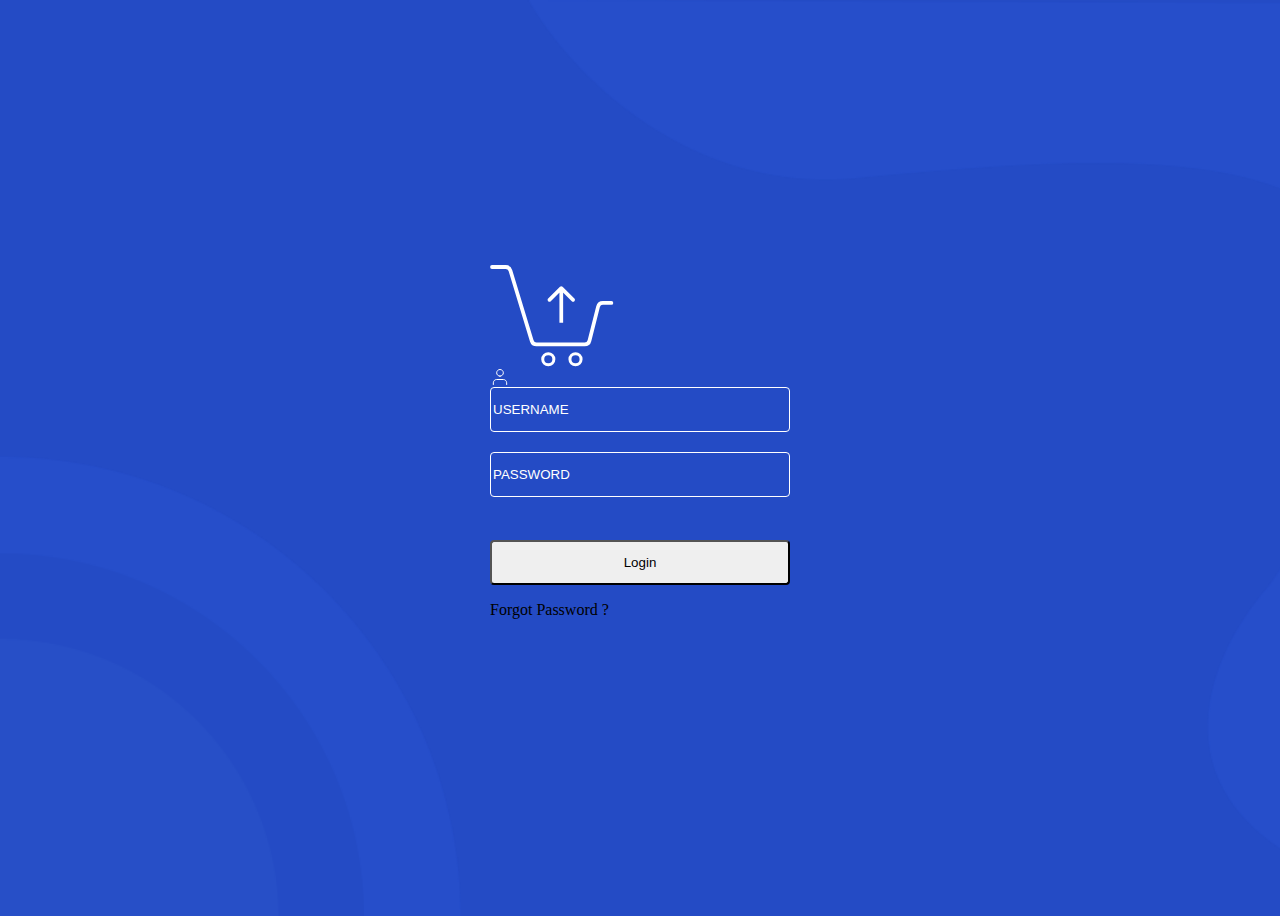
<file: figmaloginpage/index.html>
<!<!DOCTYPE html>
<!--[if lt IE 7]>      <html class="no-js lt-ie9 lt-ie8 lt-ie7"> <![endif]-->
<!--[if IE 7]>         <html class="no-js lt-ie9 lt-ie8"> <![endif]-->
<!--[if IE 8]>         <html class="no-js lt-ie9"> <![endif]-->
<!--[if gt IE 8]>      <html class="no-js"> <!--<![endif]-->
<html>
    <head>
        <meta charset="utf-8">
        <meta http-equiv="X-UA-Compatible" content="IE=edge">
        <title></title>
        <meta name="description" content="">
        <meta name="viewport" content="width=device-width, initial-scale=1">
        <link rel="stylesheet" href="./pg.css">
    </head>
    <body>
<div class="loginInner">
        <form action="">
            <div>
                <img src="/figmaloginpage/image/loginkart.svg" alt="logo loginkart">
            </div>
            <!-- div easy to read as well as helpful to backend dev working on it -->
            <div class="inputWrapper">
              <div class="inputInner">
                <div>
                    <img src="/figmaloginpage/image/user.svg" alt="">
                </div>
              </div>
                <input type="text" name="" id="" placeholder="USERNAME"> 
            </div>
            <div class="inputWrapper">
                <input type="password" name="" id="" placeholder="PASSWORD"> 
            </div>
            <div class="inputWrapper">
                <button> Login </button>
            </div>
            <div>
                <p> Forgot Password ?</p>
            </div>
        </form>
    </div>        
        <!--[if lt IE 7]>
            <p class="browsehappy">You are using an <strong>outdated</strong> browser. Please <a href="#">upgrade your browser</a> to improve your experience.</p>
        <![endif]-->
        
        <script src="" async defer></script>
    </body>
</html>
</file>
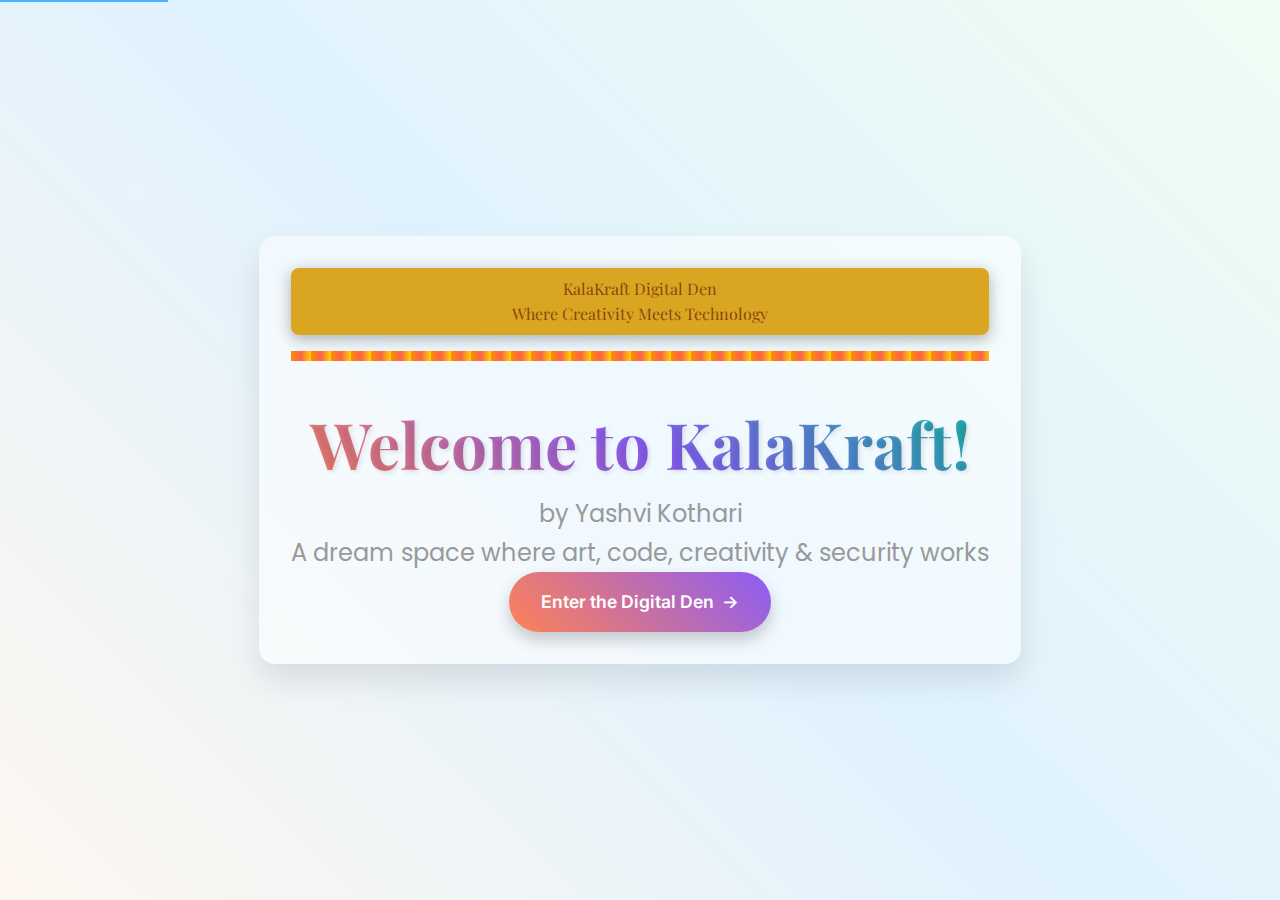
<file: kalakraft_officeview_css/index.html>
<!DOCTYPE html>
<html lang="en">
	<head>
		<meta charset="UTF-8" />
		<meta name="viewport" content="width=device-width, initial-scale=1.0" />
		<title>
			KalaKraft Digital mycrxn Den by Yashvi Kothari - Interactive CSS Workspace
		</title>
		<meta
			name="description"
			content="A CSS-only interactive office workspace featuring four creative pods and shared lounge with fun-work culture elements"
		/>
		<meta
			name="keywords"
			content="CSS workspace, interactive design, office culture, creative pods, accessibility"
		/>
		<meta name="author" content="Yashvi Kothari" />

		<!-- Google Fonts for Enhanced Typography -->
		<link rel="preconnect" href="https://fonts.googleapis.com" />
		<link rel="preconnect" href="https://fonts.gstatic.com" crossorigin />
		<link
			href="https://fonts.googleapis.com/css2?family=Poppins:wght@300;400;600;700&family=Inter:wght@300;400;500;600&family=Playfair+Display:wght@400;600;700&display=swap"
			rel="stylesheet"
		/>

		<link rel="stylesheet" href="style.css" />

		<!-- Accessibility and SEO Meta Tags -->
		<meta name="theme-color" content="#FF8255" />
		<meta
			property="og:title"
			content="KalaKraft Digital Den - Interactive CSS Workspace"
		/>
		<meta
			property="og:description"
			content="Experience a beautiful CSS-only office workspace with interactive elements and cultural touches"
		/>
		<meta property="og:type" content="website" />

		<!-- Structured Data for SEO -->
		<script type="application/ld+json">
			{
				"@context": "https://schema.org",
				"@type": "WebApplication",
				"name": "KalaKraft Digital Den",
				"description": "Interactive CSS-only office workspace",
				"author": {
					"@type": "Person",
					"name": "Yashvi Kothari"
				},
				"applicationCategory": "DesignApplication"
			}
		</script>
	</head>
	<body>
		<!-- Skip Navigation for Screen Readers -->
		<a href="#main-content" class="skip-link">Skip to main content</a>

		<!-- Landing Scene with Enhanced Reception -->
		<section id="landing" class="landing-scene" role="banner">
			<div class="office-floorplan">
				<!-- mycrxn Style Reception -->
				<div class="reception-area">
					<div class="brass-nameplate">
						<div class="nameplate-text">KalaKraft Digital Den</div>
						<div class="nameplate-subtitle">
							Where Creativity Meets Technology
						</div>
					</div>
					<div class="marigold-garland" aria-hidden="true"></div>
					<div class="receptionist">
						<div class="receptionist-desk"></div>
						<div
							class="receptionist-figure"
							aria-label="Friendly receptionist"
						></div>
					</div>
				</div>

				<!-- Traditional Elements -->
				<div
					class="plant plant-left"
					aria-label="Office plant decoration"
				></div>
				<div
					class="plant plant-right"
					aria-label="Office plant decoration"
				></div>

				<!-- Welcome Section -->
				<div class="welcome-banner">
					<h1>Welcome to KalaKraft!</h1>
					<div class="hindi-welcome" aria-label="Welcome in Hindi">
						by Yashvi Kothari 
					</div>
				</div>
				<div class="tagline">
					A dream space where art, code, creativity & security works
				</div>

				<!-- Enhanced Enter Button -->
				<a
					href="#main-dashboard"
					class="enter-button"
					role="button"
					aria-describedby="enter-description"
				>
					<span class="button-text">Enter the Digital Den</span>
					<span class="button-icon" aria-hidden="true">→</span>
				</a>
				<div id="enter-description" class="sr-only">
					Navigate to the main workspace with four creative pods
				</div>
			</div>

			<!-- Ambient Background Elements -->
			<div class="floating-elements" aria-hidden="true">
				<div class="floating-element element-1"></div>
				<div class="floating-element element-2"></div>
				<div class="floating-element element-3"></div>
			</div>
		</section>

		<!-- Main Dashboard -->
		<main id="main-dashboard" class="main-dashboard" role="main">
			<div id="main-content">
				<!-- Enhanced Navigation -->
				<nav
					class="back-navigation"
					role="navigation"
					aria-label="Main navigation"
				>
					<a href="#landing" class="back-button" role="button">
						<span class="back-icon" aria-hidden="true">←</span>
						<span>Back to Landing</span>
					</a>
					<div class="nav-breadcrumb" aria-label="Current location">
						Digital Den Workspace
					</div>
				</nav>

				<div class="dashboard-grid">
					<!-- Pod 1: @tadkafy Inspiration Pod with Enhanced Chai Station -->
					<section
						class="pod tadkafy-pod"
						aria-labelledby="tadkafy-title"
						role="region"
					>
						<header>
							<h2 id="tadkafy-title" class="pod-title">
								@tadkafy Inspiration Pod
							</h2>
							<div class="pod-subtitle">
								Brewing Creativity with Every Sip
							</div>
						</header>
						<div class="pod-content">
							<!-- Enhanced Chai Station -->
							<div
								class="chai-station"
								role="button"
								tabindex="0"
								aria-label="Interactive chai brewing station"
							>
								<div class="chai-pot">
									<div class="pot-body"></div>
									<div class="pot-handle"></div>
									<div
										class="chai-steam"
										aria-hidden="true"
									></div>
								</div>
								<div class="brass-tray">
									<div class="chai-cup cup-1"></div>
									<div class="chai-cup cup-2"></div>
								</div>
								<div
									class="brewing-indicator"
									aria-live="polite"
								>
									<span class="brewing-text">Brewing...</span>
								</div>
							</div>

							<!-- Traditional Spice Shelf -->
							<div class="spice-shelf">
								<div
									class="spice-jar"
									data-spice="cardamom"
								></div>
								<div
									class="spice-jar"
									data-spice="ginger"
								></div>
								<div
									class="spice-jar"
									data-spice="cinnamon"
								></div>
								<div
									class="spice-jar"
									data-spice="cloves"
								></div>
								<div class="sparkle" aria-hidden="true"></div>
							</div>

							<!-- Enhanced Quote Board -->
							<div
								class="quote-board"
								aria-live="polite"
								aria-label="Inspirational quotes"
							>
								<div class="quote active">
									"Creativity is intelligence having fun" -
									Albert Einstein
								</div>
								<div class="quote">
									"Every great design begins with an even
									better story" - Lorinda Mamo
								</div>
								<div class="quote">
									"Innovation distinguishes between a leader
									and a follower" - Steve Jobs
								</div>
								<div class="quote">
									"चाय पीकर काम करना, यही तो है असली जिंदगी" -
									Office Wisdom
								</div>
							</div>
						</div>
					</section>

					<!-- Pod 2: @digimad.me Creative Studio with Enhanced Interactions -->
					<section
						class="pod digimad-pod"
						aria-labelledby="digimad-title"
						role="region"
					>
						<header>
							<h2 id="digimad-title" class="pod-title">
								@digimad.me Creative Studio
							</h2>
							<div class="pod-subtitle">
								Digital Art & Visual Storytelling
							</div>
						</header>
						<div class="pod-content">
							<div
								class="film-strip-border"
								aria-hidden="true"
							></div>

							<!-- Enhanced Flip Card Gallery -->
							<div
								class="flip-card-gallery"
								role="group"
								aria-label="Interactive art gallery"
							>
								<div
									class="flip-card"
									tabindex="0"
									role="button"
									aria-label="Digital art piece - click to reveal poem"
								>
									<div class="flip-card-inner">
										<div class="flip-card-front">
											<div class="fan-art">
												Digital Canvas
											</div>
											<div class="art-preview"></div>
										</div>
										<div class="flip-card-back">
											<div class="poem">
												" stories untold."
											</div>
										</div>
									</div>
								</div>
								<div
									class="flip-card"
									tabindex="0"
									role="button"
									aria-label="Creative vision - click to reveal poem"
								>
									<div class="flip-card-inner">
										<div class="flip-card-front">
											<div class="fan-art">
												Creative Vision
											</div>
											<div
												class="art-preview vision-art"
											></div>
										</div>
										<div class="flip-card-back">
											<div class="poem">
												"flow like Water."
											</div>
										</div>
									</div>
								</div>
							</div>

							<!-- Enhanced Spotlight -->
							<div class="spotlight" aria-hidden="true"></div>

							<!-- Interactive Doodle Pad -->
							<div
								class="doodle-pad"
								role="button"
								tabindex="0"
								aria-label="Interactive drawing pad"
							>
								<div class="pencil"></div>
								<div class="scribble" aria-hidden="true"></div>
								<div class="drawing-surface">
									<div class="doodle-line line-1"></div>
									<div class="doodle-line line-2"></div>
									<div class="doodle-circle"></div>
								</div>
							</div>
						</div>
					</section>

					<!-- Pod 3: @mycrxn Tech Den with Enhanced Monitors -->
					<section
						class="pod mycrxn-pod"
						aria-labelledby="mycrxn-title"
						role="region"
					>
						<header>
							<h2 id="mycrxn-title" class="pod-title">
								@mycrxn Tech Den
							</h2>
							<div class="pod-subtitle">
								Code, Debug, Deploy, Repeat
							</div>
						</header>
						<div class="pod-content">
							<!-- Enhanced Dual Monitors with Glow Effect -->
							<div
								class="dual-monitors"
								role="group"
								aria-label="Development workstation"
							>
								<div
									class="monitor monitor-left"
									role="button"
									tabindex="0"
									aria-label="Development monitor"
								>
									<div class="screen">
										<div
											class="screen-glow"
											aria-hidden="true"
										></div>
										<code
											class="typewriter"
											aria-live="polite"
										>
											<span
												class="typed-text"
												aria-label="Code being typed"
											></span>
											<span
												class="cursor"
												aria-hidden="true"
												>|</span
											>
										</code>
									</div>
									<div
										class="sticky-note wiggle-note"
										role="button"
										tabindex="0"
										aria-label="Sticky note: Debug Mode"
									>
										Debug Mode
									</div>
								</div>
								<div
									class="monitor monitor-right"
									role="button"
									tabindex="0"
									aria-label="Server monitor"
								>
									<div class="screen">
										<div
											class="screen-glow"
											aria-hidden="true"
										></div>
										<code
											class="typewriter"
											aria-live="polite"
										>
											<span
												class="typed-text-2"
												aria-label="Server status"
											></span>
											<span
												class="cursor"
												aria-hidden="true"
												>|</span
											>
										</code>
									</div>
									<div
										class="sticky-note wiggle-note"
										role="button"
										tabindex="0"
										aria-label="Sticky note: Live Server"
									>
										Live Server
									</div>
								</div>
							</div>

							<!-- Enhanced Mechanical Keyboard -->
							<div
								class="mechanical-keyboard"
								role="button"
								tabindex="0"
								aria-label="Mechanical keyboard with Hindi-English keys"
							>
								<div class="keyboard-row row-1">
									<div class="key" data-key="क">क</div>
									<div class="key" data-key="w">W</div>
									<div class="key" data-key="e">E</div>
									<div class="key" data-key="र">र</div>
								</div>
								<div class="keyboard-row row-2">
									<div class="key" data-key="a">A</div>
									<div class="key" data-key="स">स</div>
									<div class="key" data-key="d">D</div>
									<div class="key" data-key="f">F</div>
								</div>
								<div
									class="keyboard-underglow"
									aria-hidden="true"
								></div>
							</div>

							<!-- Enhanced Headphones -->
							<div
								class="headphones"
								aria-label="Premium headphones"
							>
								<div class="headphone-left"></div>
								<div class="headphone-right"></div>
								<div class="headband"></div>
								<div class="music-notes" aria-hidden="true">
									<div class="note note-1">♪</div>
									<div class="note note-2">♫</div>
								</div>
							</div>
						</div>
					</section>

					<!-- Pod 4: @cloudsecin Security Hub with Enhanced Shield -->
					<section
						class="pod cloudsecin-pod"
						aria-labelledby="cloudsecin-title"
						role="region"
					>
						<header>
							<h2 id="cloudsecin-title" class="pod-title">
								@cloudsecin Security Hub
							</h2>
							<div class="pod-subtitle">
								Protecting Digital Assets 24/7
							</div>
						</header>
						<div class="pod-content">
							<!-- Enhanced Pulsing Shield -->
							<div
								class="shield-icon"
								role="button"
								tabindex="0"
								aria-label="Security shield - click to activate"
							>
								<div class="shield-body pulsing-shield">
									<div class="shield-inner"></div>
									<div
										class="shield-checkmark"
										aria-hidden="true"
									>
										✓
									</div>
								</div>
								<div class="shield-rings" aria-hidden="true">
									<div class="ring ring-1"></div>
									<div class="ring ring-2"></div>
									<div class="ring ring-3"></div>
								</div>
							</div>

							<!-- Enhanced Lock Pad -->
							<div
								class="lock-pad"
								tabindex="0"
								role="button"
								aria-label="Security lock - click to unlock"
							>
								<div class="lock-shackle"></div>
								<div class="lock-body">
									<div class="lock-keyhole"></div>
									<div
										class="lock-indicator"
										aria-live="polite"
									>
										SECURE
									</div>
								</div>
							</div>

							<!-- Enhanced Status Lights -->
							<div
								class="status-lights"
								role="group"
								aria-label="Security status indicators"
							>
								<div
									class="status-light light-1"
									aria-label="Firewall active"
								></div>
								<div
									class="status-light light-2"
									aria-label="Encryption enabled"
								></div>
								<div
									class="status-light light-3"
									aria-label="Monitoring active"
								></div>
							</div>

							<!-- Enhanced Security Tooltip -->
							<div class="security-tooltip" aria-live="polite">
								<div class="tooltip-content">
									All systems secure • Threat level: LOW
								</div>
							</div>
						</div>
					</section>

					<!-- Enhanced Shared Lounge with Cultural Elements -->
					<section
						class="shared-lounge"
						aria-labelledby="lounge-title"
						role="region"
					>
						<header>
							<h2 id="lounge-title" class="lounge-title">
								Shared Lounge & Cultural Hub
							</h2>
							<div class="lounge-subtitle">
								Where Teams Connect & Culture Thrives
							</div>
						</header>
						<div class="lounge-content">
							<!-- Central Adda Area (mycrxn Style) -->
							<div
								class="central-adda"
								role="group"
								aria-label="Central gathering area"
							>
								<div class="circular-sofa">
									<div class="sofa-segment segment-1"></div>
									<div class="sofa-segment segment-2"></div>
									<div class="sofa-segment segment-3"></div>
									<div class="sofa-segment segment-4"></div>
									<div class="center-table">
										<div class="table-surface"></div>
										<div class="chai-service">
											<div class="chai-kettle"></div>
											<div class="cups-tray"></div>
										</div>
									</div>
								</div>
							</div>

							<!-- Enhanced Pantry with Traditional Elements -->
							<div
								class="pantry-area"
								role="group"
								aria-label="Office pantry and kitchen"
							>
								<h3 class="area-title">
									Pantry & Chai Station
								</h3>
								<div class="pantry-counter">
									<div
										class="microwave"
										role="button"
										tabindex="0"
										aria-label="Microwave oven"
									></div>
									<div
										class="coffee-machine"
										role="button"
										tabindex="0"
										aria-label="Coffee machine"
									></div>
									<div
										class="traditional-stove"
										role="button"
										tabindex="0"
										aria-label="Traditional chai stove"
									>
										<div class="stove-burner"></div>
										<div class="chai-pot-small"></div>
									</div>
									<div class="fruit-bowl">
										<div class="fruit apple"></div>
										<div class="fruit banana"></div>
										<div class="fruit orange"></div>
									</div>
								</div>
								<div class="pantry-shelves">
									<div class="shelf shelf-1">
										<div
											class="jar jar-1"
											data-content="Masala"
										></div>
										<div
											class="jar jar-2"
											data-content="Sugar"
										></div>
										<div
											class="jar jar-3"
											data-content="Tea"
										></div>
									</div>
									<div class="shelf shelf-2">
										<div
											class="snack-box box-1"
											data-content="Biscuits"
										></div>
										<div
											class="snack-box box-2"
											data-content="Namkeen"
										></div>
									</div>
								</div>
							</div>

							<!-- Water Cooler Gossip Corner -->
							<div
								class="water-cooler-area"
								role="group"
								aria-label="Water cooler and discussion area"
							>
								<h3 class="area-title">Office Adda Corner</h3>
								<div
									class="water-cooler"
									role="button"
									tabindex="0"
									aria-label="Water cooler"
								>
									<div class="cooler-body"></div>
									<div class="water-bottle"></div>
									<div class="cooler-tap"></div>
								</div>
								<div
									class="gossip-bubbles"
									aria-live="polite"
									aria-label="Office conversations"
								>
									<div class="gossip-bubble bubble-1">
										<span class="gossip-text"
											>"Did you see the new
											project?"</span
										>
									</div>
									<div class="gossip-bubble bubble-2">
										<span class="gossip-text"
											>"Chai break in 5 minutes!"</span
										>
									</div>
									<div class="gossip-bubble bubble-3">
										<span class="gossip-text"
											>"Weekend plans kya hai?"</span
										>
									</div>
								</div>
							</div>

							<!-- Enhanced Entertainment Wall -->
							<div
								class="entertainment-wall"
								role="group"
								aria-label="Entertainment and news area"
							>
								<h3 class="area-title">Entertainment Zone</h3>
								<div
									class="wall-mount-tv tv-1"
									role="button"
									tabindex="0"
									aria-label="News TV"
								>
									<div class="tv-screen">
										<div class="tv-content">
											<div class="news-ticker">
												Breaking: Tech Innovation Awards
												2024
											</div>
										</div>
									</div>
									<div class="tv-stand"></div>
								</div>
								<div
									class="wall-mount-tv tv-2"
									role="button"
									tabindex="0"
									aria-label="Sports TV"
								>
									<div class="tv-screen">
										<div class="tv-content">
											<div class="sports-score">
												Cricket Live • IND vs AUS
											</div>
										</div>
									</div>
									<div class="tv-stand"></div>
								</div>
							</div>

							<!-- Enhanced Conference Room -->
							<div
								class="conference-room"
								role="group"
								aria-label="Conference and meeting room"
							>
								<h3 class="area-title">Meeting Room</h3>
								<div class="conference-table">
									<div class="table-top"></div>
									<div class="conference-chairs-row">
										<div
											class="conf-chair conf-chair-1"
										></div>
										<div
											class="conf-chair conf-chair-2"
										></div>
										<div
											class="conf-chair conf-chair-3"
										></div>
										<div
											class="conf-chair conf-chair-4"
										></div>
									</div>
								</div>
								<div
									class="projector-screen"
									role="button"
									tabindex="0"
									aria-label="Presentation screen"
								>
									<div class="screen-surface">
										<div class="presentation-slide">
											<div class="slide-title">
												Q4 Growth Strategy
											</div>
											<div class="slide-chart"></div>
											<div class="slide-footer">
												KalaKraft Digital Den
											</div>
										</div>
									</div>
								</div>
							</div>

							<!-- Enhanced Gym Area -->
							<div
								class="gym-area"
								role="group"
								aria-label="Fitness and wellness area"
							>
								<h3 class="area-title">Wellness Zone</h3>
								<div
									class="exercise-bike"
									role="button"
									tabindex="0"
									aria-label="Exercise bike"
								>
									<div class="bike-frame"></div>
									<div class="bike-wheel wheel-front"></div>
									<div class="bike-wheel wheel-back"></div>
									<div class="bike-seat"></div>
									<div class="bike-handles"></div>
									<div class="bike-display">
										<div class="display-text">5.2 KM</div>
									</div>
								</div>
								<div
									class="yoga-mat"
									role="button"
									tabindex="0"
									aria-label="Yoga mat"
								></div>
								<div class="dumbbells">
									<div
										class="dumbbell dumbbell-1"
										role="button"
										tabindex="0"
										aria-label="5kg dumbbell"
									></div>
									<div
										class="dumbbell dumbbell-2"
										role="button"
										tabindex="0"
										aria-label="10kg dumbbell"
									></div>
								</div>
							</div>

							<!-- Enhanced Bollywood Poster Wall -->
							<div
								class="creative-walls"
								role="group"
								aria-label="Bollywood movie poster collection"
							>
								<h3 class="area-title">
									Bollywood Cinema Wall
								</h3>
								<div class="poster-wall wall-left">
									<div
										class="movie-poster poster-1"
										role="button"
										tabindex="0"
										aria-label="3 Idiots movie poster"
									>
										<div class="poster-frame">
											<div class="poster-title">
												3 IDIOTS
											</div>
											<div
												class="poster-image bollywood-classic"
											></div>
											<div class="poster-subtitle">
												Aamir Khan • Comedy Drama
											</div>
											<div class="poster-rating">
												★★★★★
											</div>
										</div>
									</div>
									<div
										class="movie-poster poster-2"
										role="button"
										tabindex="0"
										aria-label="Dangal movie poster"
									>
										<div class="poster-frame">
											<div class="poster-title">
												DANGAL
											</div>
											<div
												class="poster-image sports-drama"
											></div>
											<div class="poster-subtitle">
												Wrestling • Inspiration
											</div>
											<div class="poster-rating">
												★★★★★
											</div>
										</div>
									</div>
								</div>
								<div class="poster-wall wall-right">
									<div
										class="movie-poster poster-3"
										role="button"
										tabindex="0"
										aria-label="Zindagi Na Milegi Dobara movie poster"
									>
										<div class="poster-frame">
											<div class="poster-title">
												ZINDAGI NA MILEGI DOBARA
											</div>
											<div
												class="poster-image adventure-film"
											></div>
											<div class="poster-subtitle">
												Friendship • Adventure
											</div>
											<div class="poster-rating">
												★★★★☆
											</div>
										</div>
									</div>
									<div
										class="movie-poster poster-4"
										role="button"
										tabindex="0"
										aria-label="Queen movie poster"
									>
										<div class="poster-frame">
											<div class="poster-title">
												QUEEN
											</div>
											<div
												class="poster-image empowerment-film"
											></div>
											<div class="poster-subtitle">
												Kangana • Empowerment
											</div>
											<div class="poster-rating">
												★★★★★
											</div>
										</div>
									</div>
								</div>
							</div>

							<!-- Enhanced ITV Awards Display -->
							<div
								class="awards-display"
								role="group"
								aria-label="ITV awards and achievements showcase"
							>
								<h3 class="area-title">Awards & Recognition</h3>
								<div class="awards-cabinet">
									<div class="cabinet-top">
										<div
											class="award-trophy trophy-1"
											role="button"
											tabindex="0"
											aria-label="Best Drama Series 2023"
										>
											<div class="trophy-cup"></div>
											<div class="trophy-base"></div>
											<div class="award-label">
												Best Drama 2023
											</div>
											<div
												class="trophy-glow"
												aria-hidden="true"
											></div>
										</div>
										<div
											class="award-trophy trophy-2"
											role="button"
											tabindex="0"
											aria-label="Excellence in Broadcasting Award"
										>
											<div class="trophy-cup"></div>
											<div class="trophy-base"></div>
											<div class="award-label">
												Excellence Award
											</div>
											<div
												class="trophy-glow"
												aria-hidden="true"
											></div>
										</div>
									</div>
									<div class="cabinet-bottom">
										<div
											class="award-certificate cert-1"
											role="button"
											tabindex="0"
											aria-label="ITV Awards 2024 Certificate"
										>
											<div class="cert-frame">
												<div class="cert-title">
													ITV AWARDS
												</div>
												<div class="cert-year">
													2024
												</div>
												<div class="cert-category">
													Digital Innovation
												</div>
											</div>
										</div>
										<div
											class="award-certificate cert-2"
											role="button"
											tabindex="0"
											aria-label="Recognition Certificate 2023"
										>
											<div class="cert-frame">
												<div class="cert-title">
													RECOGNITION
												</div>
												<div class="cert-year">
													2023
												</div>
												<div class="cert-category">
													Creative Excellence
												</div>
											</div>
										</div>
									</div>
								</div>
							</div>

							<!-- Traditional Office Plant Corner -->
							<div
								class="office-plants"
								role="group"
								aria-label="Office plants and greenery"
							>
								<h3 class="area-title">Green Corner</h3>
								<div class="plant-collection">
									<div
										class="office-plant money-plant"
										role="button"
										tabindex="0"
										aria-label="Money plant in brass pot"
									>
										<div class="brass-pot"></div>
										<div class="plant-leaves"></div>
										<div class="happiness-meter">
											<div class="meter-fill"></div>
										</div>
									</div>
									<div
										class="office-plant tulsi-plant"
										role="button"
										tabindex="0"
										aria-label="Tulsi plant"
									>
										<div class="clay-pot"></div>
										<div class="tulsi-leaves"></div>
									</div>
									<div
										class="office-plant bamboo-plant"
										role="button"
										tabindex="0"
										aria-label="Lucky bamboo"
									>
										<div class="glass-vase"></div>
										<div class="bamboo-stalks"></div>
									</div>
								</div>
							</div>

							<!-- Enhanced Bookshelf -->
							<div
								class="bookshelf"
								role="group"
								aria-label="Office library and books"
							>
								<h3 class="area-title">Knowledge Corner</h3>
								<div class="book-collection">
									<div
										class="book book-1"
										role="button"
										tabindex="0"
										aria-label="Design Thinking book"
									></div>
									<div
										class="book book-2"
										role="button"
										tabindex="0"
										aria-label="JavaScript Guide book"
									></div>
									<div
										class="book book-3"
										role="button"
										tabindex="0"
										aria-label="Security Handbook book"
									></div>
									<div
										class="book book-4"
										role="button"
										tabindex="0"
										aria-label="Creative Writing book"
									></div>
									<div
										class="book book-5"
										role="button"
										tabindex="0"
										aria-label="Hindi Literature book"
									></div>
								</div>
							</div>

							<!-- Enhanced Confetti Celebration Spot -->
							<div class="confetti-spot" aria-hidden="true">
								<div class="confetti"></div>
								<div
									class="celebration-text"
									aria-live="polite"
								>
									Celebrating Success!
								</div>
							</div>
						</div>
					</section>
				</div>

				<!-- Enhanced Workplace Ritual Overlays with Confetti -->
				<div
					class="ritual-banners"
					aria-live="polite"
					aria-label="Wellness reminders"
				>
					<div class="ritual-banner stretch-banner">
						<div class="banner-icon" aria-hidden="true">🧘</div>
						<div class="banner-content">
							<span class="banner-title">Wellness Break</span>
							<span class="banner-text"
								>Time to stretch & breathe deeply</span
							>
						</div>
						<div class="banner-confetti" aria-hidden="true"></div>
					</div>
					<div class="ritual-banner chai-banner">
						<div class="banner-icon" aria-hidden="true">☕</div>
						<div class="banner-content">
							<span class="banner-title">Chai Time</span>
							<span class="banner-text"
								>चाय का समय - Team bonding moment</span
							>
						</div>
						<div class="banner-confetti" aria-hidden="true"></div>
					</div>
					<div class="ritual-banner poetry-banner">
						<div class="banner-icon" aria-hidden="true">📝</div>
						<div class="banner-content">
							<span class="banner-title">Creative Pause</span>
							<span class="banner-text"
								>Let your imagination flow freely</span
							>
						</div>
						<div class="banner-confetti" aria-hidden="true"></div>
					</div>
					<div class="ritual-banner celebration-banner">
						<div class="banner-icon" aria-hidden="true">🎉</div>
						<div class="banner-content">
							<span class="banner-title"
								>Achievement Unlocked</span
							>
							<span class="banner-text"
								>Celebrating team success!</span
							>
						</div>
						<div class="banner-confetti" aria-hidden="true"></div>
					</div>
				</div>
			</div>
		</main>

		<!-- Screen reader only content with detailed instructions -->
		<div class="sr-only">
			<h2>Accessibility Instructions</h2>
			<p>
				KalaKraft Digital Den is a fully interactive CSS-only workspace
				featuring four creative pods and a shared cultural lounge area.
			</p>
			<p>
				Navigation: Use Tab key to move between interactive elements,
				Enter or Space to activate buttons and interactive areas.
			</p>
			<p>
				The workspace includes: Inspiration Pod with chai brewing
				station, Creative Studio with flip cards, Tech Den with glowing
				monitors, Security Hub with pulsing shields, and a Shared Lounge
				with cultural elements.
			</p>
			<p>
				Live regions will announce dynamic content changes. All
				animations respect reduced motion preferences.
			</p>
		</div>

		<!-- Usage Instructions (Hidden by default, can be shown via CSS) -->
		<div class="usage-instructions" id="instructions" aria-hidden="true">
			<div class="instructions-content">
				<h2>How to Use KalaKraft Digital Den</h2>
				<div class="instruction-section">
					<h3>Interactive Elements</h3>
					<ul>
						<li>
							<strong>Chai Station:</strong> Click to start
							brewing animation
						</li>
						<li>
							<strong>Flip Cards:</strong> Hover or click to
							reveal hidden poems
						</li>
						<li>
							<strong>Monitors:</strong> Hover for glow effects
							and typewriter animations
						</li>
						<li>
							<strong>Sticky Notes:</strong> Click to make them
							wiggle
						</li>
						<li>
							<strong>Security Shield:</strong> Click to activate
							pulsing protection
						</li>
						<li>
							<strong>Movie Posters:</strong> Hover for enhanced
							details
						</li>
						<li>
							<strong>Awards:</strong> Click trophies for glow
							effects
						</li>
					</ul>
				</div>
				<div class="instruction-section">
					<h3>Accessibility Features</h3>
					<ul>
						<li>Full keyboard navigation support</li>
						<li>Screen reader compatible with ARIA labels</li>
						<li>
							Reduced motion support for users with vestibular
							disorders
						</li>
						<li>High contrast mode compatibility</li>
						<li>Live regions for dynamic content announcements</li>
					</ul>
				</div>
				<div class="instruction-section">
					<h3>Cultural Elements</h3>
					<ul>
						<li>
							Traditional chai brewing station with brass elements
						</li>
						<li>
							Hindi-English mixed content reflecting office
							culture
						</li>
						<li>Bollywood movie poster collection</li>
						<li>
							Office gossip corner with water cooler conversations
						</li>
						<li>
							Traditional plants: Money plant, Tulsi, Lucky bamboo
						</li>
					</ul>
				</div>
				<button
					class="close-instructions"
					onclick="document.getElementById('instructions').style.display='none'"
				>
					Close Instructions
				</button>
			</div>
		</div>
	</body>
</html>
</file>
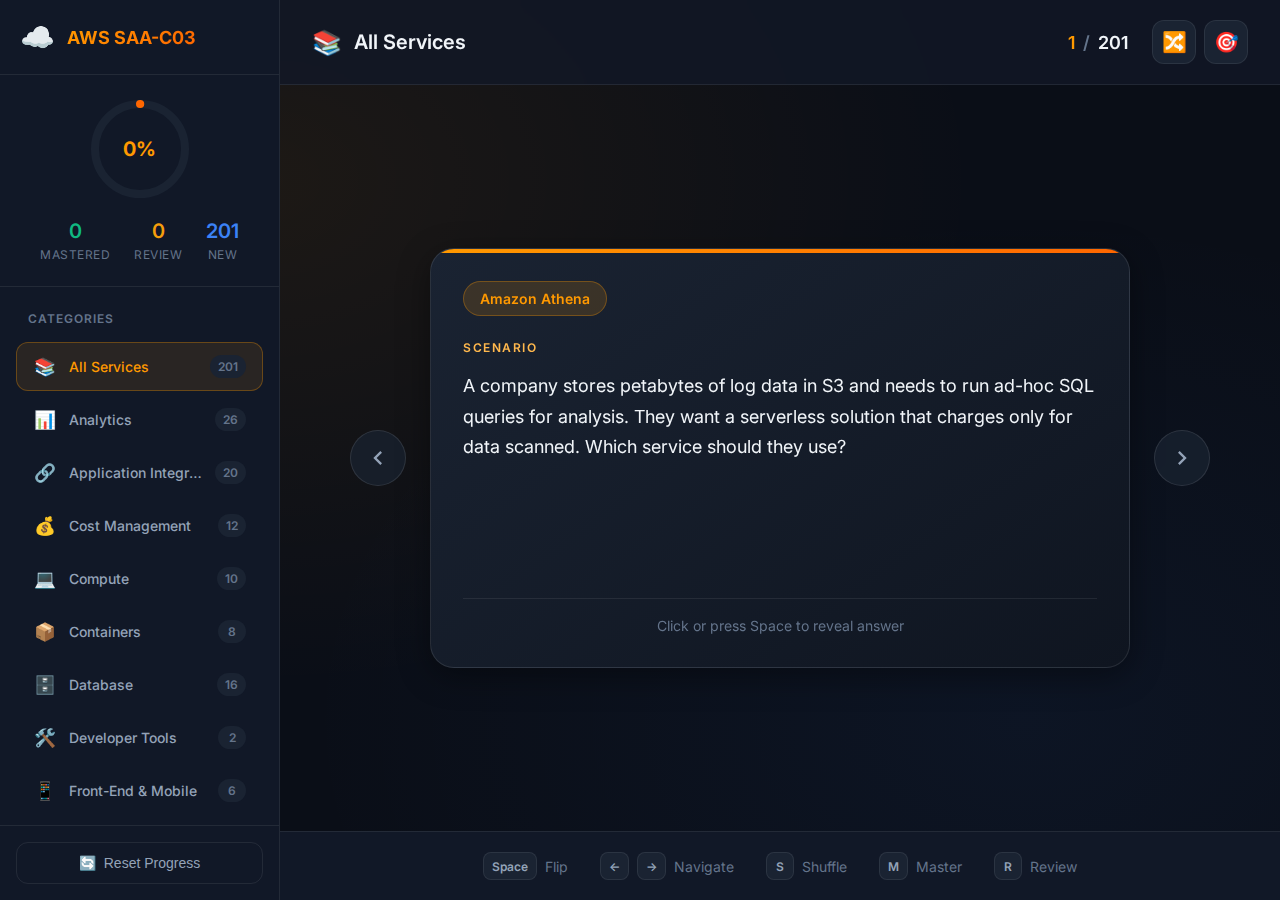
<file: nebular-space/index.html>
<!DOCTYPE html>
<html lang="en">
<head>
    <meta charset="UTF-8">
    <meta name="viewport" content="width=device-width, initial-scale=1.0">
    <title>AWS SAA-C03 Flashcards | Exam Prep</title>
    <meta name="description" content="Master AWS Certified Solutions Architect - Associate exam with scenario-based flashcards covering 131 AWS services.">
    <link rel="preconnect" href="https://fonts.googleapis.com">
    <link rel="preconnect" href="https://fonts.gstatic.com" crossorigin>
    <link href="https://fonts.googleapis.com/css2?family=Inter:wght@300;400;500;600;700&display=swap" rel="stylesheet">
    <link rel="stylesheet" href="index.css">
</head>
<body>
    <div class="app-container">
        <!-- Sidebar -->
        <aside class="sidebar" id="sidebar">
            <div class="sidebar-header">
                <div class="logo">
                    <span class="logo-icon">☁️</span>
                    <h1>AWS SAA-C03</h1>
                </div>
                <button class="sidebar-toggle" id="sidebarToggle" aria-label="Toggle sidebar">
                    <span></span>
                </button>
            </div>
            
            <div class="progress-overview">
                <div class="progress-ring-container">
                    <svg class="progress-ring" viewBox="0 0 100 100">
                        <circle class="progress-ring-bg" cx="50" cy="50" r="45"></circle>
                        <circle class="progress-ring-fill" cx="50" cy="50" r="45" id="progressRing"></circle>
                    </svg>
                    <div class="progress-percent" id="progressPercent">0%</div>
                </div>
                <div class="progress-stats">
                    <div class="stat">
                        <span class="stat-value" id="masteredCount">0</span>
                        <span class="stat-label">Mastered</span>
                    </div>
                    <div class="stat">
                        <span class="stat-value" id="reviewCount">0</span>
                        <span class="stat-label">Review</span>
                    </div>
                    <div class="stat">
                        <span class="stat-value" id="newCount">0</span>
                        <span class="stat-label">New</span>
                    </div>
                </div>
            </div>
            
            <nav class="category-nav">
                <div class="nav-section-title">Categories</div>
                <ul class="category-list" id="categoryList">
                    <li class="category-item active" data-category="all">
                        <span class="category-icon">📚</span>
                        <span class="category-name">All Services</span>
                        <span class="category-count" id="allCount">0</span>
                    </li>
                </ul>
            </nav>
            
            <div class="sidebar-footer">
                <button class="reset-btn" id="resetProgress">
                    <span>🔄</span> Reset Progress
                </button>
            </div>
        </aside>

        <!-- Main Content -->
        <main class="main-content">
            <header class="main-header">
                <div class="header-left">
                    <button class="mobile-menu-btn" id="mobileMenuBtn" aria-label="Open menu">
                        <span></span>
                        <span></span>
                        <span></span>
                    </button>
                    <div class="current-category">
                        <span id="currentCategoryIcon">📚</span>
                        <h2 id="currentCategoryName">All Services</h2>
                    </div>
                </div>
                <div class="header-right">
                    <div class="card-counter">
                        <span id="currentCardNum">1</span>
                        <span class="separator">/</span>
                        <span id="totalCards">0</span>
                    </div>
                    <div class="view-controls">
                        <button class="control-btn" id="shuffleBtn" title="Shuffle cards (S)">
                            <span>🔀</span>
                        </button>
                        <button class="control-btn" id="filterBtn" title="Filter by status">
                            <span>🎯</span>
                        </button>
                    </div>
                </div>
            </header>

            <!-- Filter Dropdown -->
            <div class="filter-dropdown" id="filterDropdown">
                <button class="filter-option active" data-filter="all">All Cards</button>
                <button class="filter-option" data-filter="new">New Only</button>
                <button class="filter-option" data-filter="review">Needs Review</button>
                <button class="filter-option" data-filter="mastered">Mastered</button>
            </div>

            <!-- Flashcard Area -->
            <div class="flashcard-container">
                <button class="nav-arrow nav-prev" id="prevBtn" aria-label="Previous card">
                    <svg viewBox="0 0 24 24"><path d="M15.41 7.41L14 6l-6 6 6 6 1.41-1.41L10.83 12z"/></svg>
                </button>

                <div class="flashcard-wrapper">
                    <div class="flashcard" id="flashcard">
                        <div class="flashcard-inner">
                            <div class="flashcard-front">
                                <div class="card-service-tag" id="serviceTag">Amazon S3</div>
                                <div class="card-content">
                                    <div class="scenario-label">Scenario</div>
                                    <p class="scenario-text" id="scenarioText">Loading flashcards...</p>
                                </div>
                                <div class="card-hint">
                                    <span>Click or press Space to reveal answer</span>
                                </div>
                            </div>
                            <div class="flashcard-back">
                                <div class="card-service-tag" id="serviceTagBack">Amazon S3</div>
                                <div class="card-content">
                                    <div class="answer-label">Answer</div>
                                    <h3 class="answer-title" id="answerTitle">Service Name</h3>
                                    <div class="answer-details" id="answerDetails">
                                        <p>Key points will appear here...</p>
                                    </div>
                                </div>
                                <div class="card-actions">
                                    <button class="action-btn needs-review" id="markReviewBtn" title="Mark for review">
                                        <span>🔄</span> Review
                                    </button>
                                    <button class="action-btn mastered" id="markMasteredBtn" title="Mark as mastered">
                                        <span>✅</span> Mastered
                                    </button>
                                </div>
                            </div>
                        </div>
                    </div>
                </div>

                <button class="nav-arrow nav-next" id="nextBtn" aria-label="Next card">
                    <svg viewBox="0 0 24 24"><path d="M8.59 16.59L10 18l6-6-6-6-1.41 1.41L13.17 12z"/></svg>
                </button>
            </div>

            <!-- Keyboard Shortcuts -->
            <div class="shortcuts-bar">
                <div class="shortcut">
                    <kbd>Space</kbd>
                    <span>Flip</span>
                </div>
                <div class="shortcut">
                    <kbd>←</kbd><kbd>→</kbd>
                    <span>Navigate</span>
                </div>
                <div class="shortcut">
                    <kbd>S</kbd>
                    <span>Shuffle</span>
                </div>
                <div class="shortcut">
                    <kbd>M</kbd>
                    <span>Master</span>
                </div>
                <div class="shortcut">
                    <kbd>R</kbd>
                    <span>Review</span>
                </div>
            </div>
        </main>
    </div>

    <!-- Scripts -->
    <script src="data/analytics.js"></script>
    <script src="data/application-integration.js"></script>
    <script src="data/cost-management.js"></script>
    <script src="data/compute.js"></script>
    <script src="data/containers.js"></script>
    <script src="data/database.js"></script>
    <script src="data/developer-tools.js"></script>
    <script src="data/frontend-mobile.js"></script>
    <script src="data/machine-learning.js"></script>
    <script src="data/management-governance.js"></script>
    <script src="data/media-services.js"></script>
    <script src="data/migration-transfer.js"></script>
    <script src="data/networking.js"></script>
    <script src="data/security.js"></script>
    <script src="data/serverless.js"></script>
    <script src="data/storage.js"></script>
    <script src="index.js"></script>
</body>
</html>
</file>
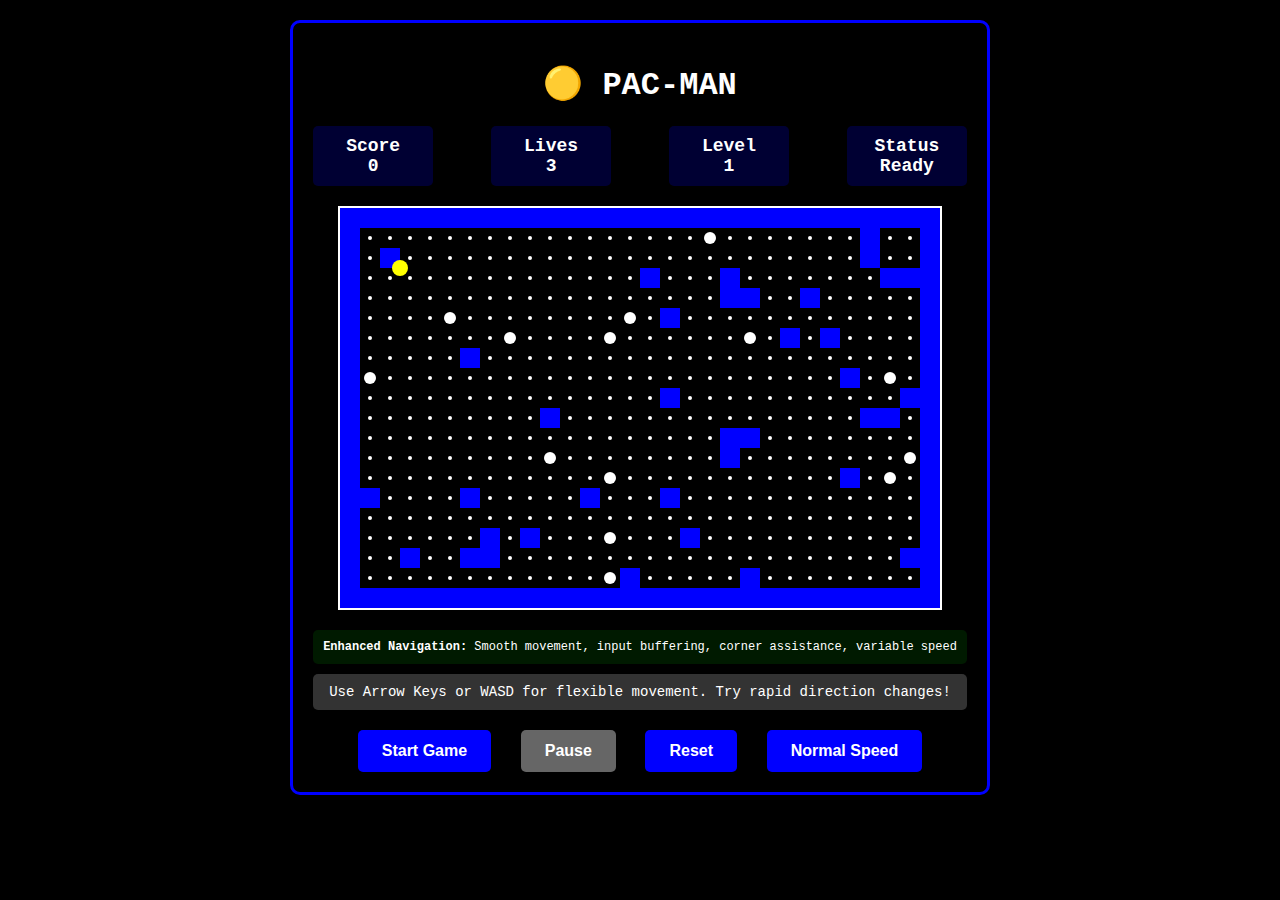
<file: pacman/index.html>
<!DOCTYPE html>
<html lang="en">
<head>
    <meta charset="UTF-8">
    <meta name="viewport" content="width=device-width, initial-scale=1.0">
    <title>Pac-Man Game - Classic Arcade Experience</title>
    <style>
        body {
            margin: 0;
            padding: 20px;
            background: #000;
            color: #fff;
            font-family: 'Courier New', monospace;
            text-align: center;
        }
        .game-container {
            border: 3px solid #00f;
            padding: 20px;
            border-radius: 10px;
            display: inline-block;
        }
        .game-header {
            display: flex;
            justify-content: space-between;
            margin-bottom: 20px;
            font-size: 18px;
            font-weight: bold;
            gap: 30px;
        }
        .score-item {
            background: rgba(0,0,255,0.2);
            padding: 10px;
            border-radius: 5px;
            min-width: 100px;
        }
        #gameCanvas {
            border: 2px solid #fff;
            background: #000;
            display: block;
            margin: 0 auto 20px;
        }
        .controls {
            margin-top: 20px;
        }
        .controls button {
            background: #00f;
            color: #fff;
            border: none;
            padding: 12px 24px;
            margin: 0 10px;
            border-radius: 5px;
            cursor: pointer;
            font-size: 16px;
            font-weight: bold;
        }
        .controls button:hover:not(:disabled) {
            background: #44f;
        }
        .controls button:disabled {
            background: #666;
            cursor: not-allowed;
        }
        .status {
            margin: 10px 0;
            padding: 10px;
            background: #333;
            border-radius: 5px;
            font-size: 14px;
        }
        .movement-info {
            background: rgba(0,255,0,0.1);
            padding: 10px;
            border-radius: 5px;
            margin: 10px 0;
            font-size: 12px;
        }
    </style>
</head>
<body>
    <div class="game-container">
        <h1>🟡 PAC-MAN</h1>
        
        <div class="game-header">
            <div class="score-item">
                <div>Score</div>
                <div id="score">0</div>
            </div>
            <div class="score-item">
                <div>Lives</div>
                <div id="lives">3</div>
            </div>
            <div class="score-item">
                <div>Level</div>
                <div id="level">1</div>
            </div>
            <div class="score-item">
                <div>Status</div>
                <div id="status">Ready</div>
            </div>
        </div>
        
        <canvas id="gameCanvas" width="600" height="400"></canvas>
        
        <div class="movement-info">
            <strong>Enhanced Navigation:</strong> Smooth movement, input buffering, corner assistance, variable speed
        </div>
        
        <div class="status" id="gameInfo">
            Use Arrow Keys or WASD for flexible movement. Try rapid direction changes!
        </div>
        
        <div class="controls">
            <button id="startBtn">Start Game</button>
            <button id="pauseBtn" disabled>Pause</button>
            <button id="resetBtn">Reset</button>
            <button id="speedBtn">Normal Speed</button>
        </div>
    </div>
    
    <script>
        // Game variables
        const canvas = document.getElementById('gameCanvas');
        const ctx = canvas.getContext('2d');
        const scoreElement = document.getElementById('score');
        const livesElement = document.getElementById('lives');
        const levelElement = document.getElementById('level');
        const statusElement = document.getElementById('status');
        const gameInfoElement = document.getElementById('gameInfo');
        
        // Enhanced game state
        let gameState = {
            score: 0,
            lives: 3,
            level: 1,
            gameRunning: false,
            gamePaused: false,
            gameOver: false,
            speedMode: 'normal' // normal, fast, turbo
        };
        
        // Movement constants
        const GRID_SIZE = 20;
        const COLS = Math.floor(canvas.width / GRID_SIZE);
        const ROWS = Math.floor(canvas.height / GRID_SIZE);
        
        // Flexible movement settings
        const MOVEMENT_SPEEDS = {
            normal: 2,
            fast: 4,
            turbo: 6
        };
        
        const CORNER_TOLERANCE = 8; // Pixels for corner cutting assistance
        const INPUT_BUFFER_SIZE = 3; // Number of inputs to buffer
        const DIRECTION_CHANGE_SMOOTHNESS = 0.8; // Smooth direction transitions
        
        // Simple maze
        const maze = [];
        for (let row = 0; row < ROWS; row++) {
            maze[row] = [];
            for (let col = 0; col < COLS; col++) {
                if (row === 0 || row === ROWS-1 || col === 0 || col === COLS-1) {
                    maze[row][col] = 1; // Wall
                } else if (Math.random() < 0.08) {
                    maze[row][col] = 1; // Random walls
                } else if (Math.random() < 0.03) {
                    maze[row][col] = 2; // Power pellet
                } else {
                    maze[row][col] = 0; // Dot
                }
            }
        }
        
        // Enhanced Pac-Man with flexible movement
        let pacman = {
            // Position (pixel-based for smooth movement)
            x: 2.5 * GRID_SIZE,
            y: 2.5 * GRID_SIZE,
            
            // Movement
            direction: 'right',
            nextDirection: 'right',
            velocity: { x: 0, y: 0 },
            speed: MOVEMENT_SPEEDS.normal,
            
            // Input buffering for responsive controls
            inputBuffer: [],
            lastInputTime: 0,
            
            // Animation
            animFrame: 0,
            mouthOpen: true,
            
            // Corner assistance
            cornerAssist: true,
            
            // Movement state
            isMoving: false,
            canChangeDirection: true
        };
        
        // Enhanced input system
        const inputSystem = {
            keys: {},
            keyPressed: {},
            
            update() {
                // Clear pressed keys after processing
                this.keyPressed = {};
            },
            
            isKeyDown(key) {
                return this.keys[key] || false;
            },
            
            wasKeyPressed(key) {
                return this.keyPressed[key] || false;
            },
            
            addToBuffer(direction) {
                const currentTime = Date.now();
                
                // Add to input buffer with timestamp
                pacman.inputBuffer.push({
                    direction: direction,
                    timestamp: currentTime
                });
                
                // Keep buffer size manageable
                if (pacman.inputBuffer.length > INPUT_BUFFER_SIZE) {
                    pacman.inputBuffer.shift();
                }
                
                // Try to process immediately
                this.processInputBuffer();
            },
            
            processInputBuffer() {
                if (pacman.inputBuffer.length === 0) return;
                
                // Try each buffered input
                for (let i = 0; i < pacman.inputBuffer.length; i++) {
                    const input = pacman.inputBuffer[i];
                    
                    if (this.canMoveTo(input.direction)) {
                        pacman.nextDirection = input.direction;
                        pacman.inputBuffer = []; // Clear buffer on successful direction change
                        return;
                    }
                }
                
                // Remove old inputs (older than 500ms)
                const currentTime = Date.now();
                pacman.inputBuffer = pacman.inputBuffer.filter(
                    input => currentTime - input.timestamp < 500
                );
            },
            
            canMoveTo(direction) {
                const testPos = this.getNextPosition(pacman.x, pacman.y, direction, pacman.speed);
                return this.isValidPosition(testPos.x, testPos.y, direction);
            },
            
            getNextPosition(x, y, direction, speed) {
                let newX = x;
                let newY = y;
                
                switch (direction) {
                    case 'up': newY -= speed; break;
                    case 'down': newY += speed; break;
                    case 'left': newX -= speed; break;
                    case 'right': newX += speed; break;
                }
                
                return { x: newX, y: newY };
            },
            
            isValidPosition(x, y, direction) {
                // Convert pixel position to grid
                const gridX = Math.floor(x / GRID_SIZE);
                const gridY = Math.floor(y / GRID_SIZE);
                
                // Check bounds
                if (gridX < 0 || gridX >= COLS || gridY < 0 || gridY >= ROWS) {
                    return false;
                }
                
                // Check wall collision
                if (maze[gridY][gridX] === 1) {
                    return false;
                }
                
                // Corner assistance - check if we're close enough to a valid path
                if (pacman.cornerAssist) {
                    return this.checkCornerAssistance(x, y, direction);
                }
                
                return true;
            },
            
            checkCornerAssistance(x, y, direction) {
                // Allow slight position adjustments for easier navigation
                const centerX = x + GRID_SIZE / 2;
                const centerY = y + GRID_SIZE / 2;
                
                const gridCenterX = Math.floor(centerX / GRID_SIZE) * GRID_SIZE + GRID_SIZE / 2;
                const gridCenterY = Math.floor(centerY / GRID_SIZE) * GRID_SIZE + GRID_SIZE / 2;
                
                const offsetX = Math.abs(centerX - gridCenterX);
                const offsetY = Math.abs(centerY - gridCenterY);
                
                // If we're close to grid center, allow movement
                if ((direction === 'up' || direction === 'down') && offsetX < CORNER_TOLERANCE) {
                    return true;
                }
                if ((direction === 'left' || direction === 'right') && offsetY < CORNER_TOLERANCE) {
                    return true;
                }
                
                return true; // Default allow for smooth movement
            }
        };
        
        // Game functions
        function updateUI() {
            scoreElement.textContent = gameState.score;
            livesElement.textContent = gameState.lives;
            levelElement.textContent = gameState.level;
            
            if (gameState.gameOver) {
                statusElement.textContent = 'Game Over';
                statusElement.style.color = '#f00';
            } else if (!gameState.gameRunning) {
                statusElement.textContent = 'Ready';
                statusElement.style.color = '#fff';
            } else if (gameState.gamePaused) {
                statusElement.textContent = 'Paused';
                statusElement.style.color = '#ff0';
            } else {
                statusElement.textContent = 'Playing';
                statusElement.style.color = '#0f0';
            }
            
            // Update buttons
            const startBtn = document.getElementById('startBtn');
            const pauseBtn = document.getElementById('pauseBtn');
            const speedBtn = document.getElementById('speedBtn');
            
            if (gameState.gameOver) {
                startBtn.textContent = 'New Game';
                pauseBtn.disabled = true;
            } else if (gameState.gameRunning) {
                startBtn.textContent = 'Restart';
                pauseBtn.disabled = false;
                pauseBtn.textContent = gameState.gamePaused ? 'Resume' : 'Pause';
            } else {
                startBtn.textContent = 'Start Game';
                pauseBtn.disabled = true;
            }
            
            speedBtn.textContent = `${gameState.speedMode.charAt(0).toUpperCase() + gameState.speedMode.slice(1)} Speed`;
        }
        
        function startGame() {
            gameState.gameRunning = true;
            gameState.gamePaused = false;
            gameState.gameOver = false;
            
            if (gameState.lives <= 0) {
                // New game
                gameState.score = 0;
                gameState.lives = 3;
                gameState.level = 1;
                pacman.x = 2.5 * GRID_SIZE;
                pacman.y = 2.5 * GRID_SIZE;
            }
            
            updateUI();
            gameInfoElement.textContent = 'Game started! Try rapid direction changes - movement is now flexible!';
            gameLoop();
        }
        
        function togglePause() {
            if (!gameState.gameRunning || gameState.gameOver) return;
            
            gameState.gamePaused = !gameState.gamePaused;
            updateUI();
            
            if (gameState.gamePaused) {
                gameInfoElement.textContent = 'Game paused. Movement buffer preserved.';
            } else {
                gameInfoElement.textContent = 'Game resumed! Flexible navigation active.';
                gameLoop();
            }
        }
        
        function toggleSpeed() {
            const speeds = ['normal', 'fast', 'turbo'];
            const currentIndex = speeds.indexOf(gameState.speedMode);
            const nextIndex = (currentIndex + 1) % speeds.length;
            gameState.speedMode = speeds[nextIndex];
            
            pacman.speed = MOVEMENT_SPEEDS[gameState.speedMode];
            updateUI();
            gameInfoElement.textContent = `Speed changed to ${gameState.speedMode}! Try the enhanced movement.`;
        }
        
        function resetGame() {
            gameState.gameRunning = false;
            gameState.gamePaused = false;
            gameState.gameOver = false;
            gameState.score = 0;
            gameState.lives = 3;
            gameState.level = 1;
            
            pacman.x = 2.5 * GRID_SIZE;
            pacman.y = 2.5 * GRID_SIZE;
            pacman.direction = 'right';
            pacman.nextDirection = 'right';
            pacman.velocity = { x: 0, y: 0 };
            pacman.inputBuffer = [];
            
            updateUI();
            draw();
            gameInfoElement.textContent = 'Game reset. Ready for flexible navigation!';
        }
        
        function gameLoop() {
            if (!gameState.gameRunning || gameState.gamePaused || gameState.gameOver) return;
            
            update();
            draw();
            requestAnimationFrame(gameLoop);
        }
        
        function update() {
            // Process input buffer
            inputSystem.processInputBuffer();
            
            // Update Pac-Man movement
            updatePacmanMovement();
            
            // Check collisions
            checkCollisions();
            
            // Update input system
            inputSystem.update();
            
            updateUI();
        }
        
        function updatePacmanMovement() {
            pacman.animFrame++;
            
            // Smooth direction changes
            if (pacman.nextDirection !== pacman.direction) {
                if (inputSystem.canMoveTo(pacman.nextDirection)) {
                    pacman.direction = pacman.nextDirection;
                    
                    // Smooth position adjustment for corner assistance
                    if (pacman.cornerAssist) {
                        adjustPositionForDirection();
                    }
                }
            }
            
            // Calculate velocity based on direction
            pacman.velocity = { x: 0, y: 0 };
            switch (pacman.direction) {
                case 'up': pacman.velocity.y = -pacman.speed; break;
                case 'down': pacman.velocity.y = pacman.speed; break;
                case 'left': pacman.velocity.x = -pacman.speed; break;
                case 'right': pacman.velocity.x = pacman.speed; break;
            }
            
            // Apply movement with collision checking
            const newX = pacman.x + pacman.velocity.x;
            const newY = pacman.y + pacman.velocity.y;
            
            if (inputSystem.isValidPosition(newX, newY, pacman.direction)) {
                pacman.x = newX;
                pacman.y = newY;
                pacman.isMoving = true;
            } else {
                pacman.isMoving = false;
            }
            
            // Wrap around screen edges
            if (pacman.x < 0) pacman.x = canvas.width - GRID_SIZE;
            if (pacman.x >= canvas.width) pacman.x = 0;
            
            // Update mouth animation
            if (pacman.isMoving && pacman.animFrame % 8 === 0) {
                pacman.mouthOpen = !pacman.mouthOpen;
            }
        }
        
        function adjustPositionForDirection() {
            // Snap to grid center when changing direction for smoother navigation
            const centerX = pacman.x + GRID_SIZE / 2;
            const centerY = pacman.y + GRID_SIZE / 2;
            
            const gridCenterX = Math.floor(centerX / GRID_SIZE) * GRID_SIZE + GRID_SIZE / 2;
            const gridCenterY = Math.floor(centerY / GRID_SIZE) * GRID_SIZE + GRID_SIZE / 2;
            
            // Gradual adjustment instead of instant snap
            const adjustSpeed = 0.3;
            
            if (pacman.direction === 'up' || pacman.direction === 'down') {
                const diff = gridCenterX - (pacman.x + GRID_SIZE / 2);
                pacman.x += diff * adjustSpeed;
            } else {
                const diff = gridCenterY - (pacman.y + GRID_SIZE / 2);
                pacman.y += diff * adjustSpeed;
            }
        }
        
        function checkCollisions() {
            const gridX = Math.floor((pacman.x + GRID_SIZE/2) / GRID_SIZE);
            const gridY = Math.floor((pacman.y + GRID_SIZE/2) / GRID_SIZE);
            
            if (gridX >= 0 && gridX < COLS && gridY >= 0 && gridY < ROWS) {
                const currentCell = maze[gridY][gridX];
                
                if (currentCell === 0) { // Dot
                    gameState.score += 10;
                    maze[gridY][gridX] = -1; // Eaten
                    gameInfoElement.textContent = `Score: ${gameState.score} - Smooth navigation working!`;
                } else if (currentCell === 2) { // Power pellet
                    gameState.score += 50;
                    maze[gridY][gridX] = -1; // Eaten
                    gameInfoElement.textContent = `Power pellet! +50 points! Score: ${gameState.score}`;
                }
            }
        }
        
        function draw() {
            // Clear canvas
            ctx.fillStyle = '#000';
            ctx.fillRect(0, 0, canvas.width, canvas.height);
            
            // Draw maze
            for (let row = 0; row < ROWS; row++) {
                for (let col = 0; col < COLS; col++) {
                    const x = col * GRID_SIZE;
                    const y = row * GRID_SIZE;
                    
                    switch (maze[row][col]) {
                        case 1: // Wall
                            ctx.fillStyle = '#00f';
                            ctx.fillRect(x, y, GRID_SIZE, GRID_SIZE);
                            break;
                        case 0: // Dot
                            ctx.fillStyle = '#fff';
                            ctx.beginPath();
                            ctx.arc(x + GRID_SIZE/2, y + GRID_SIZE/2, 2, 0, Math.PI * 2);
                            ctx.fill();
                            break;
                        case 2: // Power pellet
                            ctx.fillStyle = '#fff';
                            ctx.beginPath();
                            ctx.arc(x + GRID_SIZE/2, y + GRID_SIZE/2, 6, 0, Math.PI * 2);
                            ctx.fill();
                            break;
                    }
                }
            }
            
            // Draw Pac-Man with smooth positioning
            const pacX = pacman.x + GRID_SIZE/2;
            const pacY = pacman.y + GRID_SIZE/2;
            
            ctx.fillStyle = '#ff0';
            ctx.beginPath();
            
            // Enhanced animated mouth
            if (pacman.mouthOpen && pacman.isMoving) {
                let startAngle = 0;
                let endAngle = Math.PI * 2;
                
                switch (pacman.direction) {
                    case 'right':
                        startAngle = Math.PI * 0.2;
                        endAngle = Math.PI * 1.8;
                        break;
                    case 'left':
                        startAngle = Math.PI * 1.2;
                        endAngle = Math.PI * 0.8;
                        break;
                    case 'up':
                        startAngle = Math.PI * 1.7;
                        endAngle = Math.PI * 1.3;
                        break;
                    case 'down':
                        startAngle = Math.PI * 0.7;
                        endAngle = Math.PI * 0.3;
                        break;
                }
                
                ctx.arc(pacX, pacY, GRID_SIZE/2 - 2, startAngle, endAngle);
                ctx.lineTo(pacX, pacY);
            } else {
                ctx.arc(pacX, pacY, GRID_SIZE/2 - 2, 0, Math.PI * 2);
            }
            ctx.fill();
            
            // Draw movement trail for visual feedback
            if (pacman.isMoving) {
                ctx.fillStyle = 'rgba(255, 255, 0, 0.3)';
                ctx.beginPath();
                ctx.arc(pacX, pacY, GRID_SIZE/2 + 2, 0, Math.PI * 2);
                ctx.fill();
            }
        }
        
        // Enhanced event listeners
        document.addEventListener('keydown', (e) => {
            inputSystem.keys[e.code] = true;
            inputSystem.keyPressed[e.code] = true;
            
            if (!gameState.gameRunning || gameState.gamePaused) return;
            
            let direction = null;
            switch (e.code) {
                case 'ArrowUp':
                case 'KeyW':
                    direction = 'up';
                    break;
                case 'ArrowDown':
                case 'KeyS':
                    direction = 'down';
                    break;
                case 'ArrowLeft':
                case 'KeyA':
                    direction = 'left';
                    break;
                case 'ArrowRight':
                case 'KeyD':
                    direction = 'right';
                    break;
                case 'Space':
                    e.preventDefault();
                    togglePause();
                    return;
            }
            
            if (direction) {
                e.preventDefault();
                inputSystem.addToBuffer(direction);
            }
        });
        
        document.addEventListener('keyup', (e) => {
            inputSystem.keys[e.code] = false;
        });
        
        // Button event listeners
        document.getElementById('startBtn').addEventListener('click', startGame);
        document.getElementById('pauseBtn').addEventListener('click', togglePause);
        document.getElementById('resetBtn').addEventListener('click', resetGame);
        document.getElementById('speedBtn').addEventListener('click', toggleSpeed);
        
        // Initialize
        updateUI();
        draw();
        
        console.log('Flexible Navigation Pac-Man loaded!');
        console.log('Features: Smooth movement, input buffering, corner assistance, variable speed');
    </script>
</body>
</html>
</file>
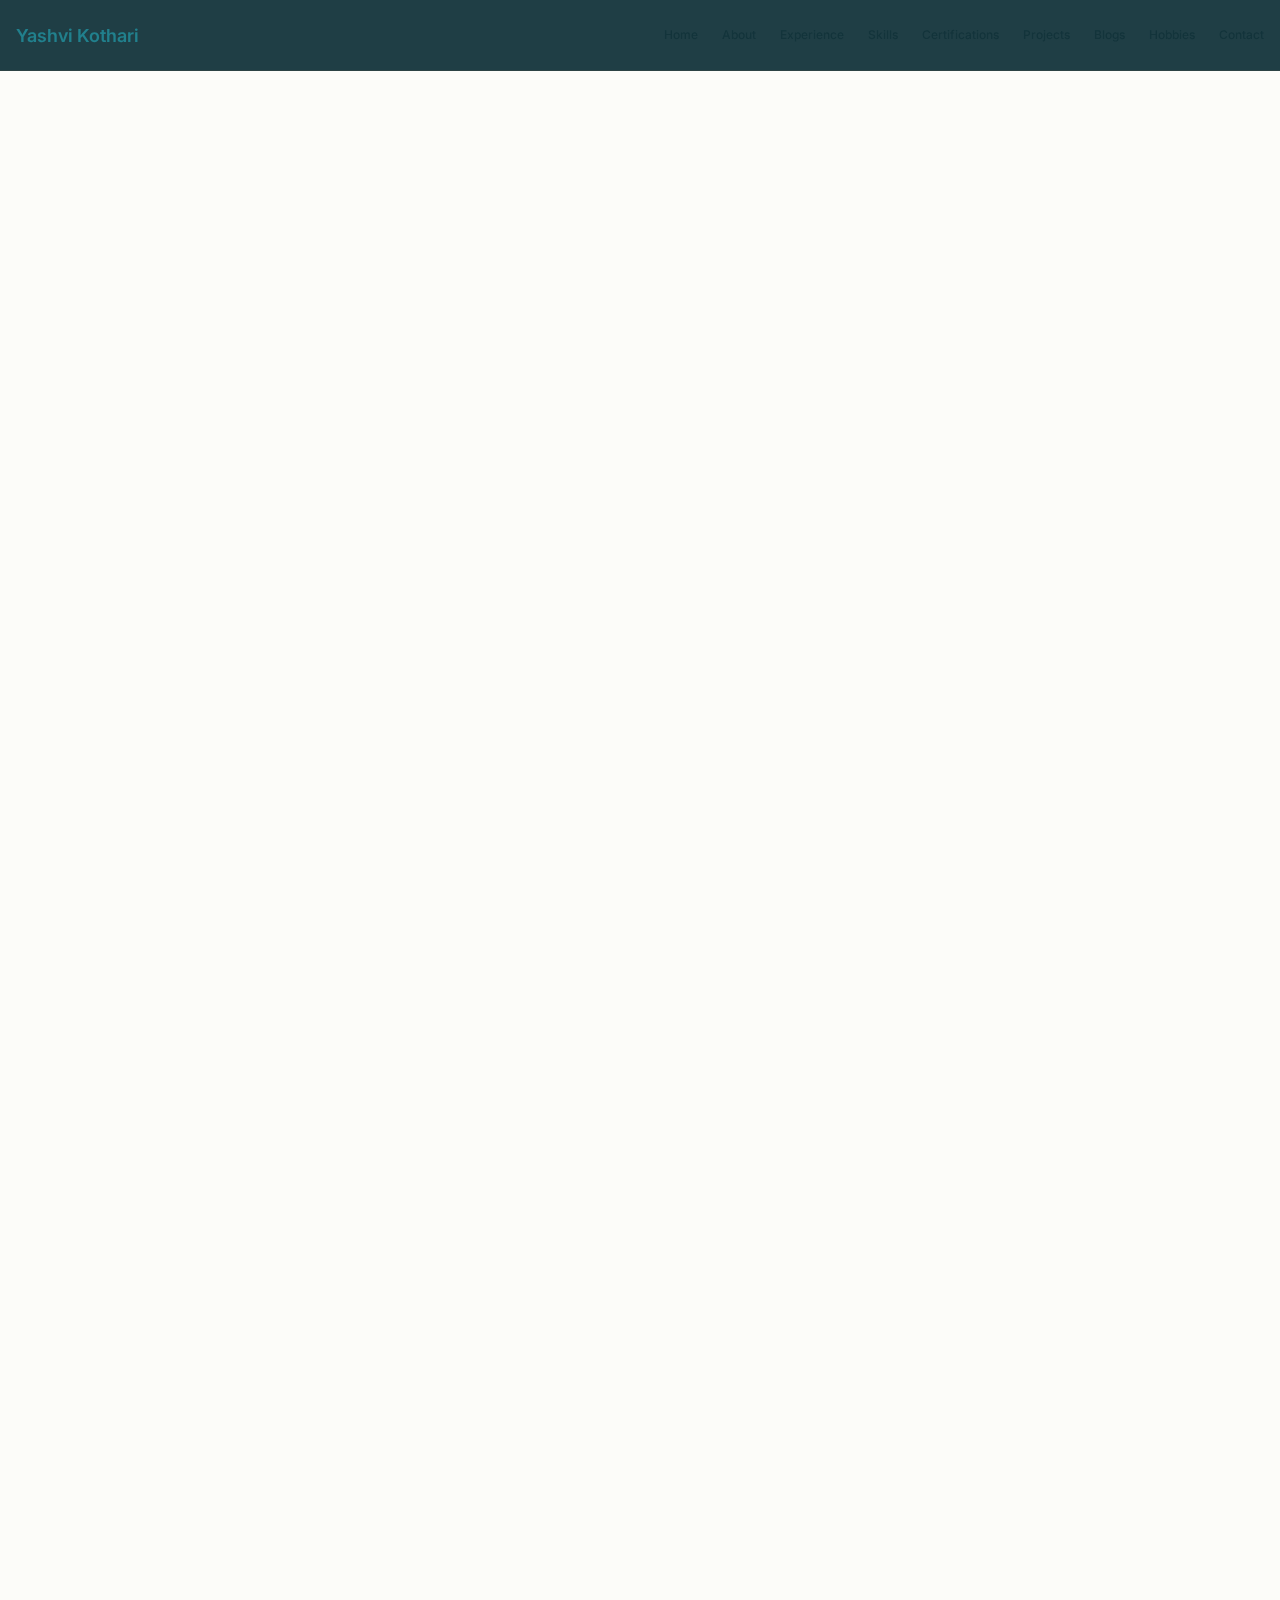
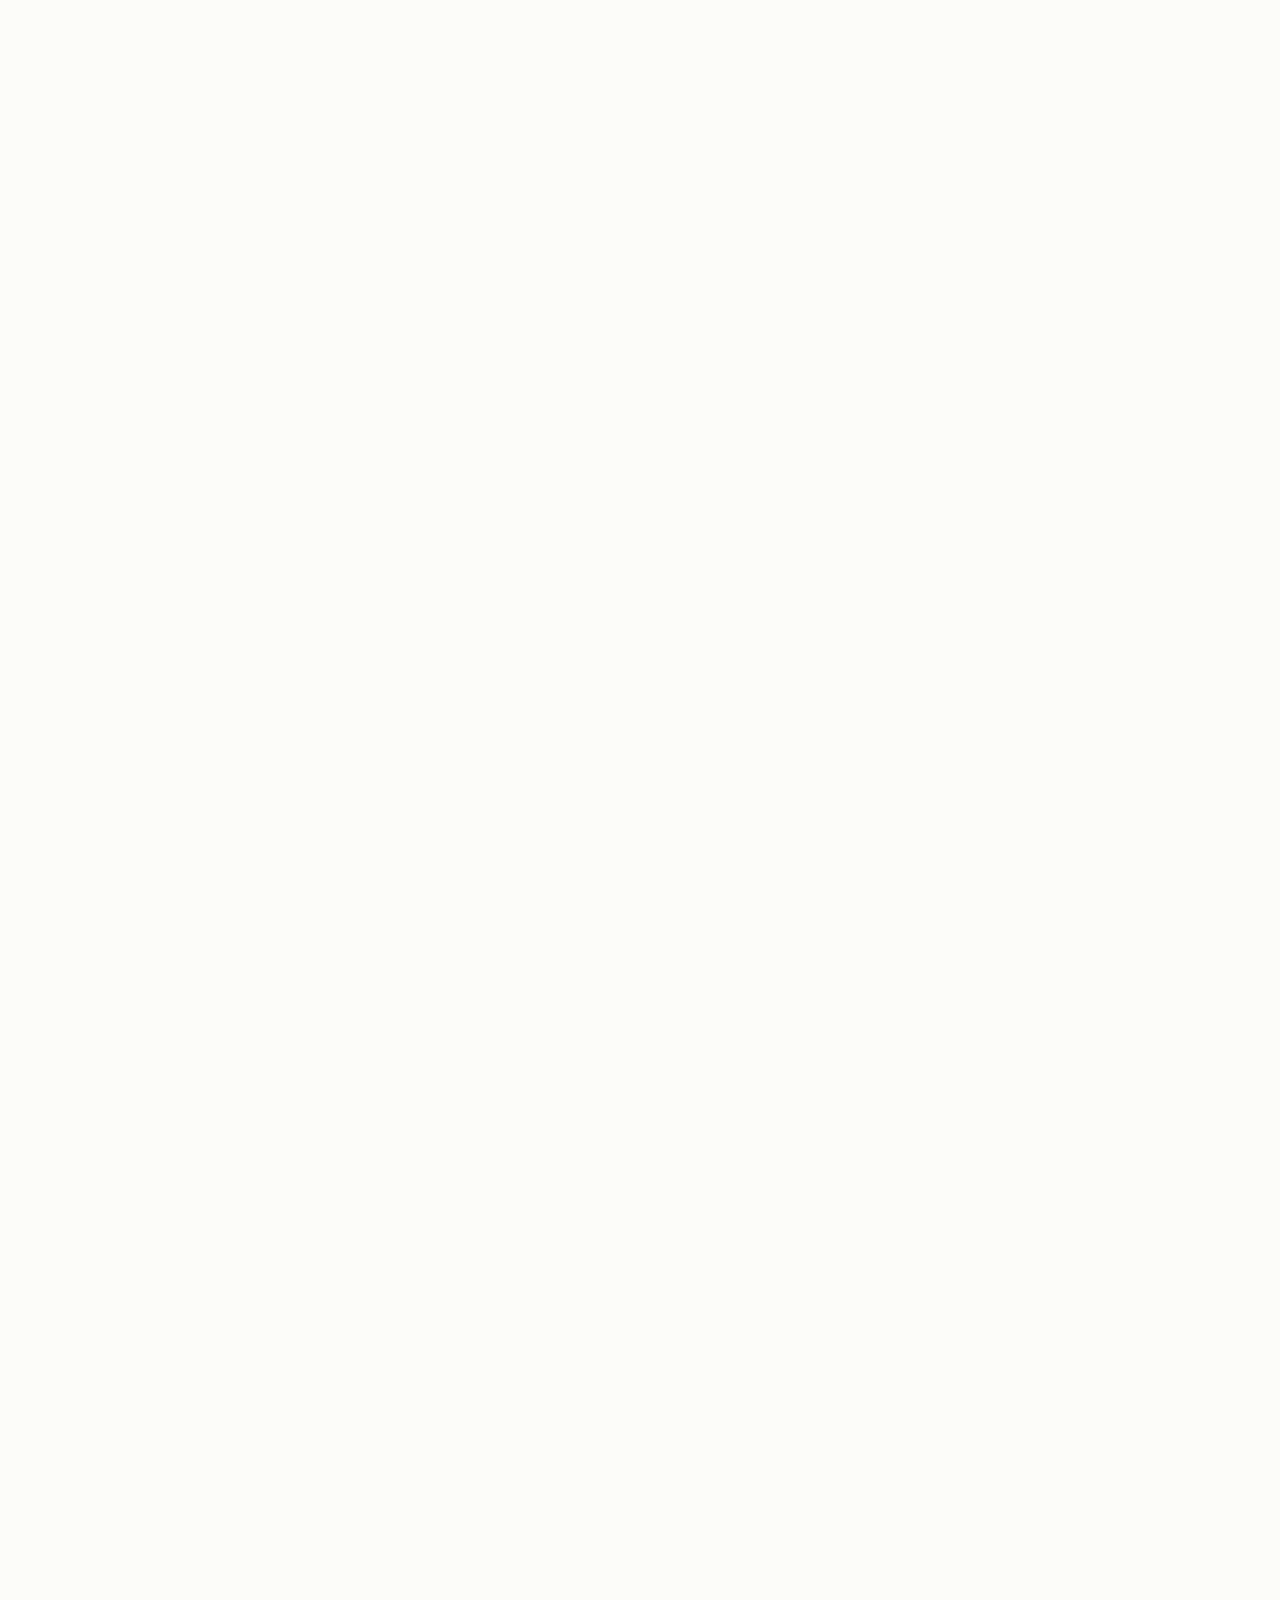
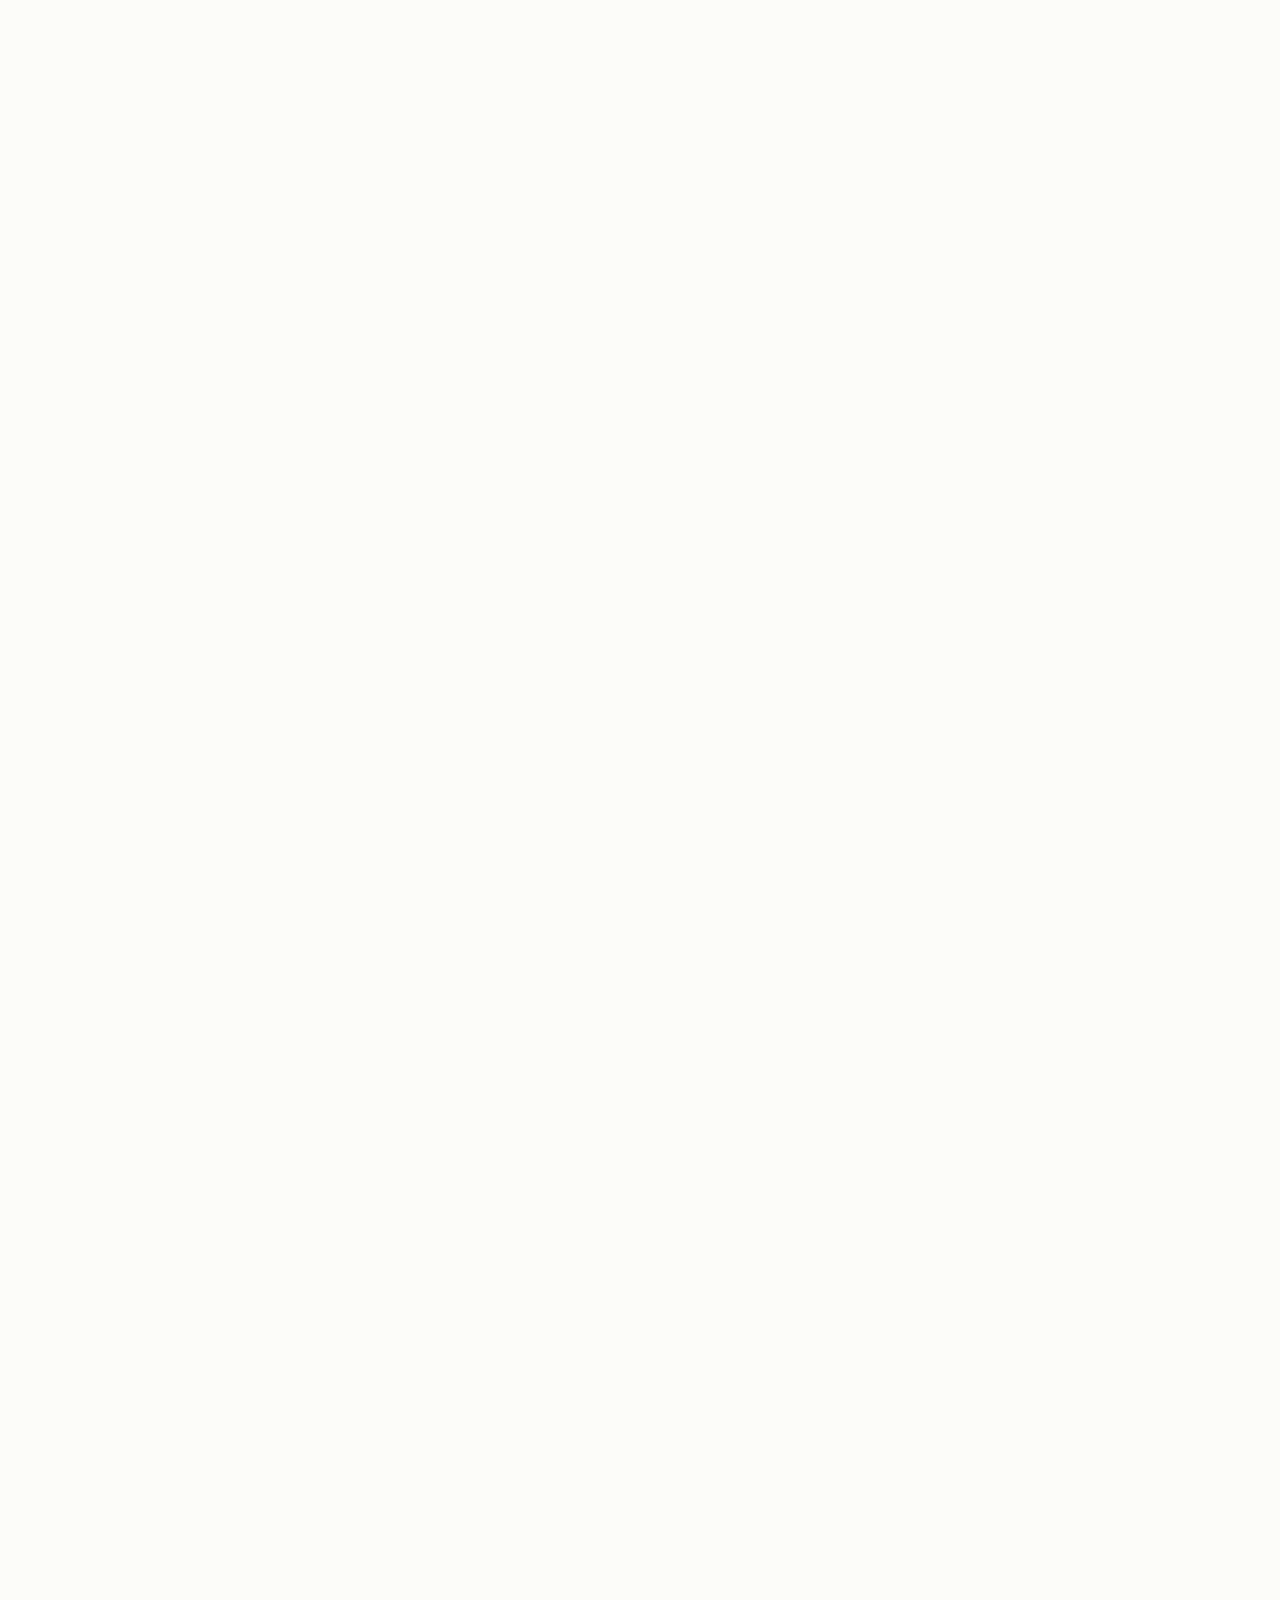
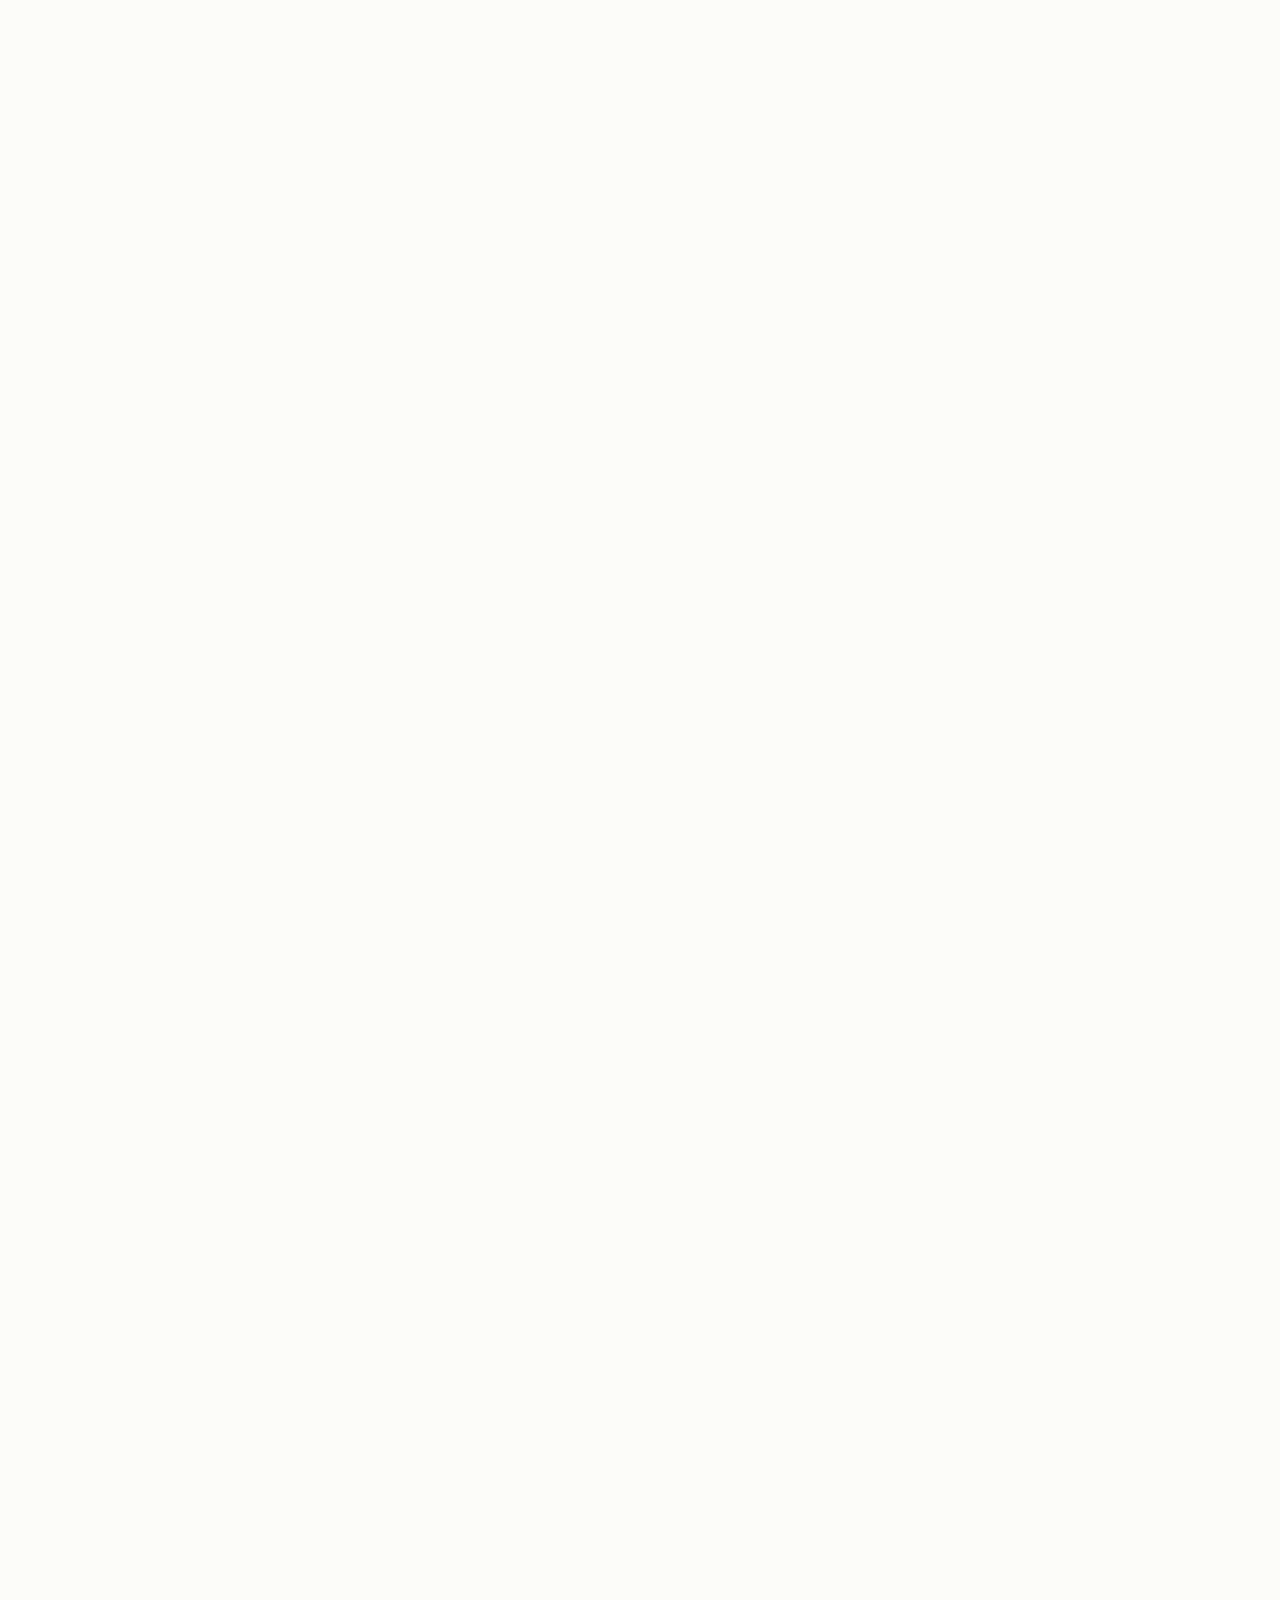
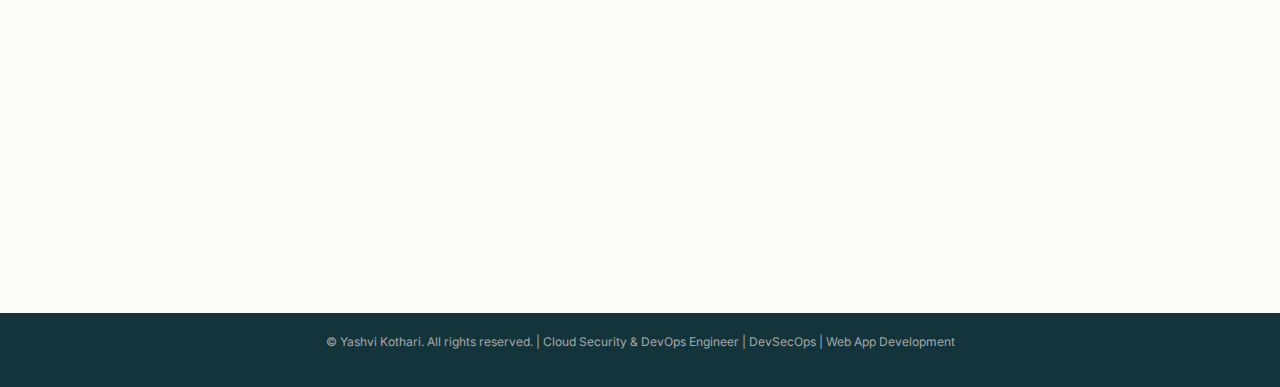
<file: yashvi_kothari_cloud_devescops/index.html>
<!DOCTYPE html>
<html lang="en">
<head>
    <meta charset="UTF-8">
    <meta name="viewport" content="width=device-width, initial-scale=1.0">
    <title>Yashvi Kothari - Cloud Security & DevOps Engineer | #DevSecOps</title>
    <meta name="description" content="I'm Yashvi Kothari, a passionate Cloud Security & DevOps Engineer with 3+ years of experience. Currently seeking immediate opportunities in Cloud Security/DevOps roles.">
    <link rel="preconnect" href="https://fonts.googleapis.com">
    <link rel="preconnect" href="https://fonts.gstatic.com" crossorigin>
    <link href="https://fonts.googleapis.com/css2?family=Inter:wght@300;400;500;600;700&display=swap" rel="stylesheet">
    <link rel="stylesheet" href="style.css">
</head>
<body>
    <!-- Navigation -->
    <nav class="navbar" id="navbar">
        <div class="nav-container">
            <div class="nav-logo">
                <a href="#home">Yashvi Kothari</a>
            </div>
            <div class="nav-menu" id="nav-menu">
                <a href="#home" class="nav-link">Home</a>
                <a href="#about" class="nav-link">About</a>
                <a href="#experience" class="nav-link">Experience</a>
                <a href="#skills" class="nav-link">Skills</a>
                <a href="#certifications" class="nav-link">Certifications</a>
                <a href="#projects" class="nav-link">Projects</a>
                <a href="#blogs" class="nav-link">Blogs</a>
                <a href="#hobbies" class="nav-link">Hobbies</a>
                <a href="#contact" class="nav-link">Contact</a>
            </div>
            <div class="hamburger" id="hamburger">
                <span></span>
                <span></span>
                <span></span>
            </div>
        </div>
    </nav>

    <!-- Hero Section -->
    <section id="home" class="hero">
        <div class="hero-container">
            <div class="hero-content">
                <div class="hero-text">
                    <h1 class="hero-title">Hi, I'm <span class="highlight">Yashvi Kothari</span></h1>
                    <div class="hero-subtitle">
                        <span class="typing-text"></span>
                    </div>
                    <p class="hero-description">
                        I'm a passionate Cloud Security & DevOps Engineer with 3+ years of professional experience, 
                        currently seeking immediate opportunities in Cloud Security/DevOps roles.
                    </p>
                    <div class="hero-status">
                        <span class="status status--success">DevSecOps</span>
                        <span class="status status--info">Web App Development</span>
                    </div>
                    <div class="hero-buttons">
                        <a href="#contact" class="btn btn--primary">Contact Me</a>
                        <a href="mailto:yashvikothari@outlook.com" class="btn btn--outline">Email Me</a>
                    </div>
                </div>
            </div>
        </div>
    </section>

    <!-- About Section -->
    <section id="about" class="about">
        <div class="container">
            <h2 class="section-title">About Me</h2>
            <div class="about-content">
                <div class="about-text">
                    <p>
                        I'm a dedicated Cloud Security and DevOps Engineer with around 3 years of professional experience. 
                        My journey in technology began during my engineering studies at Adani Engineering, Gujarat Technological University, 
                        where I actively participated in technical clubs, internships, hackathons, and project work.
                    </p>
                    <p>
                        I've developed my expertise through full-time roles at Infotechtion and Eventus Security, along with 
                        consultancy and implementation projects at ABK Cloud and Synoptek. I specialize in multi-cloud environments 
                        including Oracle Cloud, AWS, and Azure, with a strong focus on DevOps, Cloud Security, and automation.
                    </p>
                    <p>
                        Currently based in Ahmedabad, I'm flexible to relocate to Gandhinagar, Bangalore, Mumbai, or work remotely 
                        for suitable job opportunities. I'm also proud to be an AWS Community Builder, sharing insights and 
                        documentation on platforms like GitHub, Medium, Hashnode, and Dev.to.
                    </p>
                    <div class="about-highlights">
                        <div class="highlight-item">
                            <h4>📍 Location</h4>
                            <p>Ahmedabad based, flexible to relocate</p>
                        </div>
                        <div class="highlight-item">
                            <h4>🎓 Education</h4>
                            <p>B.E Information Communication Technology (CGPA: 8.16/10)</p>
                        </div>
                        <div class="highlight-item">
                            <h4>🏆 Status</h4>
                            <p>AWS Community Builder</p>
                        </div>
                    </div>
                </div>
            </div>
        </div>
    </section>

    <!-- Experience Section -->
    <section id="experience" class="experience">
        <div class="container">
            <h2 class="section-title">My Professional Journey</h2>
            <div class="timeline">
                <div class="timeline-item">
                    <div class="timeline-date">June 2024 - March 2025</div>
                    <div class="timeline-content">
                        <h3>Cloud Security Engineer</h3>
                        <h4>Infotechtion (Remote, India)</h4>
                        <ul>
                            <li>Product i-ARM admin & ops automation</li>
                            <li>Azure Conditional Access implementation using DevOps</li>
                            <li>Built end-to-end CI/CD pipelines for microservices</li>
                            <li>DevSecOps with OWASP security scanning and code analysis</li>
                            <li>PowerShell scripting and certificate management</li>
                            <li>M365 Security and Purview configuration</li>
                        </ul>
                    </div>
                </div>
                <div class="timeline-item">
                    <div class="timeline-date">April 2024 - June 2024</div>
                    <div class="timeline-content">
                        <h3>AWS DevOps Engineer</h3>
                        <h4>ABK CloudTech Labs (Ahmedabad, Gujarat)</h4>
                        <ul>
                            <li>AWS IAM roles and security groups implementation</li>
                            <li>Terraform infrastructure management</li>
                            <li>EKS cluster setup and Kubernetes monitoring</li>
                            <li>CloudWatch alarms and Slack integration</li>
                            <li>Prometheus & Grafana monitoring solutions</li>
                            <li>Cost optimization and AWS SLA calculators</li>
                        </ul>
                    </div>
                </div>
                <div class="timeline-item">
                    <div class="timeline-date">August 2022 - January 2024</div>
                    <div class="timeline-content">
                        <h3>Analyst Cloud Security</h3>
                        <h4>Eventus Security (Ahmedabad, Gujarat)</h4>
                        <ul>
                            <li>Cloud Security products and solution deployment</li>
                            <li>Trend Micro Cloud One implementation</li>
                            <li>CSPM, CASB, and container security</li>
                            <li>Orca Security and Prisma Cloud evaluation</li>
                            <li>Wazuh SIEM implementation on Oracle Cloud</li>
                            <li>AWS CloudFormation security automation</li>
                        </ul>
                    </div>
                </div>
                <div class="timeline-item">
                    <div class="timeline-date">January 2022 - June 2022</div>
                    <div class="timeline-content">
                        <h3>Cloud Infrastructure Consultant</h3>
                        <h4>Synoptek (Ahmedabad, Gujarat)</h4>
                        <ul>
                            <li>Azure cloud environment management</li>
                            <li>Terraform POCs for VM provisioning</li>
                            <li>Cost optimization achieving $500K annual savings</li>
                            <li>Azure CLI automation and storage optimization</li>
                        </ul>
                    </div>
                </div>
            </div>
        </div>
    </section>

    <!-- Skills Section -->
    <section id="skills" class="skills">
        <div class="container">
            <h2 class="section-title">Technical Skills & Expertise</h2>
            <div class="skills-grid">
                <div class="skill-category">
                    <h3>☁️ Cloud Platforms</h3>
                    <div class="skill-tags">
                        <span class="skill-tag">AWS</span>
                        <span class="skill-tag">Microsoft Azure</span>
                        <span class="skill-tag">Oracle Cloud Infrastructure</span>
                        <span class="skill-tag">Microsoft 365</span>
                    </div>
                </div>
                <div class="skill-category">
                    <h3>🔒 Security Tools</h3>
                    <div class="skill-tags">
                        <span class="skill-tag">Orca Security</span>
                        <span class="skill-tag">Prisma Cloud</span>
                        <span class="skill-tag">Trend Micro Cloud One</span>
                        <span class="skill-tag">Wazuh SIEM</span>
                        <span class="skill-tag">CSPM</span>
                        <span class="skill-tag">CASB</span>
                    </div>
                </div>
                <div class="skill-category">
                    <h3>🚀 DevOps Tools</h3>
                    <div class="skill-tags">
                        <span class="skill-tag">Terraform</span>
                        <span class="skill-tag">Docker</span>
                        <span class="skill-tag">Kubernetes</span>
                        <span class="skill-tag">Jenkins</span>
                        <span class="skill-tag">CI/CD</span>
                        <span class="skill-tag">Infrastructure as Code</span>
                    </div>
                </div>
                <div class="skill-category">
                    <h3>💻 Programming & Scripting</h3>
                    <div class="skill-tags">
                        <span class="skill-tag">Python</span>
                        <span class="skill-tag">JavaScript</span>
                        <span class="skill-tag">PowerShell</span>
                        <span class="skill-tag">Bash</span>
                        <span class="skill-tag">HTML/CSS</span>
                    </div>
                </div>
                <div class="skill-category">
                    <h3>📊 Monitoring & Analytics</h3>
                    <div class="skill-tags">
                        <span class="skill-tag">Prometheus</span>
                        <span class="skill-tag">Grafana</span>
                        <span class="skill-tag">DataDog</span>
                        <span class="skill-tag">ELK Stack</span>
                        <span class="skill-tag">CloudWatch</span>
                    </div>
                </div>
                <div class="skill-category">
                    <h3>🗄️ Databases</h3>
                    <div class="skill-tags">
                        <span class="skill-tag">PostgreSQL</span>
                        <span class="skill-tag">DBeaver</span>
                        <span class="skill-tag">MongoDB</span>
                    </div>
                </div>
            </div>
        </div>
    </section>

    <!-- Certifications Section -->
    <section id="certifications" class="certifications">
        <div class="container">
            <h2 class="section-title">Professional Certifications</h2>
            <div class="cert-grid">
                <div class="cert-card">
                    <div class="cert-provider">Oracle Cloud</div>
                    <h3>Infrastructure Architect Professional</h3>
                    <p class="cert-code">1Z0-997-23</p>
                </div>
                <div class="cert-card">
                    <div class="cert-provider">Oracle Cloud</div>
                    <h3>Security Professional</h3>
                    <p class="cert-code">1Z0-1104-23</p>
                </div>
                <div class="cert-card">
                    <div class="cert-provider">Oracle Cloud</div>
                    <h3>Foundations Associate</h3>
                </div>
                <div class="cert-card">
                    <div class="cert-provider">AWS</div>
                    <h3>Cloud Practitioner</h3>
                    <p class="cert-code">CLF-01</p>
                </div>
                <div class="cert-card">
                    <div class="cert-provider">Microsoft Azure</div>
                    <h3>Security Operations Analyst</h3>
                    <p class="cert-code">SC-200</p>
                </div>
                <div class="cert-card">
                    <div class="cert-provider">Microsoft Azure</div>
                    <h3>Azure Fundamentals</h3>
                    <p class="cert-code">AZ-900</p>
                </div>
                <div class="cert-card">
                    <div class="cert-provider">Microsoft</div>
                    <h3>Security & Compliance Fundamentals</h3>
                    <p class="cert-code">SC-900</p>
                </div>
                <div class="cert-card">
                    <div class="cert-provider">Trend Micro</div>
                    <h3>Securing AWS Infrastructure</h3>
                </div>
                <div class="cert-card">
                    <div class="cert-provider">Orca Security</div>
                    <h3>Orca Security Ambassador</h3>
                </div>
            </div>
        </div>
    </section>

    <!-- Projects Section -->
    <section id="projects" class="projects">
        <div class="container">
            <h2 class="section-title">Featured Projects</h2>
            <div class="projects-grid">
                <div class="project-card">
                    <h3>Amazon Q in Action - Pacman Game</h3>
                    <p>Built a Pacman-inspired game using Amazon Q CLI and deployed it to showcase AI-powered development</p>
                    <div class="project-tech">
                        <span>Amazon Q</span>
                        <span>JavaScript</span>
                        <span>HTML5</span>
                        <span>CSS3</span>
                    </div>
                    <a href="https://dev.to/aws-builders/amazon-q-in-action-pacman-inspired-game-deployed-555m" target="_blank" class="project-link">View Project</a>
                </div>
                <div class="project-card">
                    <h3>Pulumi IaC NextJS Deployment</h3>
                    <p>Using Pulumi Infrastructure as Code to deploy NextJS static website with AWS S3 and EC2</p>
                    <div class="project-tech">
                        <span>Pulumi</span>
                        <span>NextJS</span>
                        <span>AWS S3</span>
                        <span>EC2</span>
                        <span>IaC</span>
                    </div>
                    <a href="https://dev.to/yashvikothari" target="_blank" class="project-link">View Project</a>
                </div>
                <div class="project-card">
                    <h3>AWS DevOps CI/CD Pipeline</h3>
                    <p>Complete CI/CD setup with monitoring using Prometheus and Grafana on AWS EC2</p>
                    <div class="project-tech">
                        <span>AWS</span>
                        <span>CI/CD</span>
                        <span>Prometheus</span>
                        <span>Grafana</span>
                        <span>EC2</span>
                    </div>
                    <a href="https://dev.to/yashvikothari/series/27495" target="_blank" class="project-link">View Project</a>
                </div>
                <div class="project-card">
                    <h3>Cloud Security Automation</h3>
                    <p>Automated AWS CloudFormation security stack for S3 data protection and compliance</p>
                    <div class="project-tech">
                        <span>AWS CloudFormation</span>
                        <span>Trend Micro</span>
                        <span>Security Automation</span>
                    </div>
                    <a href="https://github.com/yashvikothari" target="_blank" class="project-link">View Project</a>
                </div>
            </div>
        </div>
    </section>

    <!-- Blogs Section -->
    <section id="blogs" class="blogs">
        <div class="container">
            <h2 class="section-title">Technical Writing & Blogs</h2>
            <p class="section-subtitle">I love documenting my learnings and sharing insights on various platforms</p>
            <div class="blogs-grid">
                <div class="blog-card">
                    <h3>AWS CI CD SETUP</h3>
                    <p>Complete guide to setting up CI/CD pipelines on AWS</p>
                    <div class="blog-platform">Dev.to</div>
                    <a href="https://dev.to/yashvikothari" target="_blank" class="blog-link">Read Article</a>
                </div>
                <div class="blog-card">
                    <h3>Monitor EC2 Instances with Prometheus and Grafana</h3>
                    <p>Step-by-step tutorial for AWS monitoring setup</p>
                    <div class="blog-platform">Dev.to</div>
                    <a href="https://dev.to/yashvikothari" target="_blank" class="blog-link">Read Article</a>
                </div>
                <div class="blog-card">
                    <h3>AWS S3 System Design Concepts</h3>
                    <p>Deep dive into S3 architecture and design patterns</p>
                    <div class="blog-platform">Dev.to</div>
                    <a href="https://dev.to/yashvikothari" target="_blank" class="blog-link">Read Article</a>
                </div>
            </div>
            <div class="blog-platforms">
                <a href="https://medium.com/@yashvikothari" target="_blank" class="platform-link">Medium</a>
                <a href="https://yashvikothari.hashnode.dev" target="_blank" class="platform-link">Hashnode</a>
                <a href="https://dev.to/yashvikothari" target="_blank" class="platform-link">Dev.to</a>
                <a href="https://community.aws/@yashvikothari" target="_blank" class="platform-link">AWS Community</a>
            </div>
        </div>
    </section>

    <!-- Hobbies Section -->
    <section id="hobbies" class="hobbies">
        <div class="container">
            <h2 class="section-title">Beyond Technology</h2>
            <p class="section-subtitle">My personal interests and hobbies that keep me balanced</p>
            <div class="hobbies-grid">
                <div class="hobby-card">
                    <div class="hobby-icon">🥋</div>
                    <h3>Taekwondo</h3>
                    <p>Started at age 22, passionate about martial arts and self-discipline</p>
                </div>
                <div class="hobby-card">
                    <div class="hobby-icon">📖</div>
                    <h3>Technical Writing</h3>
                    <p>Love writing how-to guides and sharing knowledge on Hashnode & Medium</p>
                </div>
                <div class="hobby-card">
                    <div class="hobby-icon">🎵</div>
                    <h3>Music & Bhajans</h3>
                    <p>Listening to devotional,instrumental music and Darshan Raval songs.</p>
                </div>
                <div class="hobby-card">
                    <div class="hobby-icon">⛳</div>
                    <h3>Golf</h3>
                    <p>Weekend golfing Learner</p>
                </div>
                <div class="hobby-card">
                    <div class="hobby-icon">🚗</div>
                    <h3>Driving & Travel</h3>
                    <p>Exploring new places and long drives</p>
                </div>
                <div class="hobby-card">
                    <div class="hobby-icon">📚</div>
                    <h3>Reading</h3>
                    <p>Philosophy, Finance, and personal development books</p>
                </div>
            </div>
        </div>
    </section>

    <!-- Contact Section -->
    <section id="contact" class="contact">
        <div class="container">
            <h2 class="section-title">Let's Connect</h2>
            <p class="section-subtitle">I'm actively seeking new opportunities. Let's discuss how I can contribute to your team!</p>
            <div class="contact-content">
                <div class="contact-info">
                    <div class="contact-item">
                        <h3>📧 Email</h3>
                        <p>yashvikothari@outlook.com</p>
                    </div>
                    <div class="contact-item">
                        <h3>📱 Phone</h3>
                        <p>+91 7990512915</p>
                    </div>
                    <div class="contact-item">
                        <h3>📍 Location</h3>
                        <p>Ahmedabad, Gujarat, India</p>
                    </div>
                    <div class="social-links">
                        <a href="https://in.linkedin.com/in/yashvikothari" target="_blank" class="social-link">LinkedIn</a>
                        <a href="https://github.com/yashvikothari" target="_blank" class="social-link">GitHub</a>
                        <a href="https://medium.com/@yashvikothari" target="_blank" class="social-link">Medium</a>
                        <a href="https://yashvikothari.hashnode.dev" target="_blank" class="social-link">Hashnode</a>
                        <a href="https://dev.to/yashvikothari" target="_blank" class="social-link">Dev.to</a>
                    </div>
                </div>
                <form class="contact-form" id="contact-form">
                    <div class="form-group">
                        <label for="name" class="form-label">Name</label>
                        <input type="text" id="name" name="name" class="form-control" required>
                    </div>
                    <div class="form-group">
                        <label for="email" class="form-label">Email</label>
                        <input type="email" id="email" name="email" class="form-control" required>
                    </div>
                    <div class="form-group">
                        <label for="message" class="form-label">Message</label>
                        <textarea id="message" name="message" rows="5" class="form-control" required></textarea>
                    </div>
                    <button type="submit" class="btn btn--primary btn--full-width">Send Message</button>
                </form>
            </div>
        </div>
    </section>

    <!-- Footer -->
    <footer class="footer">
        <div class="container">
            <p>&copy; Yashvi Kothari. All rights reserved. | Cloud Security & DevOps Engineer | DevSecOps | Web App Development</p>
        </div>
    </footer>

    <script src="app.js"></script>
</body>
</html>
</file>
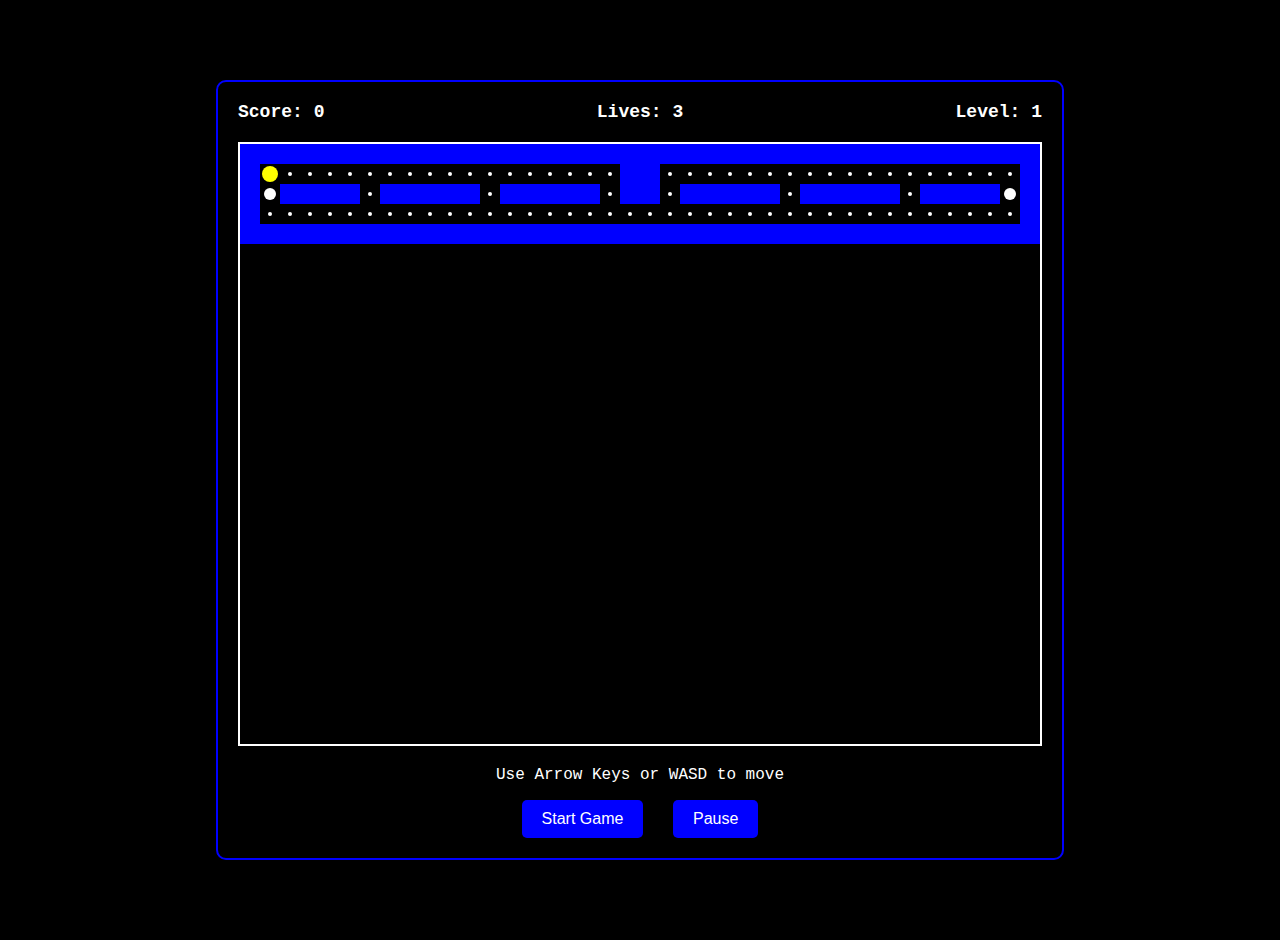
<file: pacman/versions/v0.1/index.html>
<!DOCTYPE html>
<html lang="en">
<head>
    <meta charset="UTF-8">
    <meta name="viewport" content="width=device-width, initial-scale=1.0">
    <title>Pac-Man Game - Basic Version</title>
    <style>
        body {
            margin: 0;
            padding: 20px;
            background-color: #000;
            color: #fff;
            font-family: 'Courier New', monospace;
            display: flex;
            justify-content: center;
            align-items: center;
            min-height: 100vh;
        }
        .game-container {
            text-align: center;
            border: 2px solid #00f;
            padding: 20px;
            border-radius: 10px;
        }
        .game-header {
            display: flex;
            justify-content: space-between;
            margin-bottom: 20px;
            font-size: 18px;
            font-weight: bold;
        }
        #gameCanvas {
            border: 2px solid #fff;
            background-color: #000;
            display: block;
            margin: 0 auto;
        }
        .controls {
            margin-top: 20px;
        }
        .controls button {
            background-color: #00f;
            color: #fff;
            border: none;
            padding: 10px 20px;
            margin: 0 10px;
            border-radius: 5px;
            cursor: pointer;
            font-size: 16px;
        }
        .controls button:hover {
            background-color: #44f;
        }
        .controls button:disabled {
            background-color: #666;
            cursor: not-allowed;
        }
    </style>
</head>
<body>
    <div class="game-container">
        <div class="game-header">
            <div class="score">Score: <span id="score">0</span></div>
            <div class="lives">Lives: <span id="lives">3</span></div>
            <div class="level">Level: <span id="level">1</span></div>
        </div>
        <canvas id="gameCanvas" width="800" height="600"></canvas>
        <div class="controls">
            <p>Use Arrow Keys or WASD to move</p>
            <button id="startBtn">Start Game</button>
            <button id="pauseBtn">Pause</button>
        </div>
    </div>
    
    <script>
        // Basic Pac-Man Game - Version 0.1
        const canvas = document.getElementById('gameCanvas');
        const ctx = canvas.getContext('2d');
        const scoreElement = document.getElementById('score');
        const livesElement = document.getElementById('lives');
        const levelElement = document.getElementById('level');

        // Game state
        let gameState = {
            score: 0,
            lives: 3,
            level: 1,
            gameRunning: false,
            powerMode: false,
            powerModeTimer: 0
        };

        // Grid settings
        const GRID_SIZE = 20;
        const COLS = canvas.width / GRID_SIZE;
        const ROWS = canvas.height / GRID_SIZE;

        // Simple maze
        const maze = [
            [1,1,1,1,1,1,1,1,1,1,1,1,1,1,1,1,1,1,1,1,1,1,1,1,1,1,1,1,1,1,1,1,1,1,1,1,1,1,1,1],
            [1,0,0,0,0,0,0,0,0,0,0,0,0,0,0,0,0,0,0,1,1,0,0,0,0,0,0,0,0,0,0,0,0,0,0,0,0,0,0,1],
            [1,2,1,1,1,1,0,1,1,1,1,1,0,1,1,1,1,1,0,1,1,0,1,1,1,1,1,0,1,1,1,1,1,0,1,1,1,1,2,1],
            [1,0,0,0,0,0,0,0,0,0,0,0,0,0,0,0,0,0,0,0,0,0,0,0,0,0,0,0,0,0,0,0,0,0,0,0,0,0,0,1],
            [1,1,1,1,1,1,1,1,1,1,1,1,1,1,1,1,1,1,1,1,1,1,1,1,1,1,1,1,1,1,1,1,1,1,1,1,1,1,1,1]
        ];

        // Pac-Man object
        let pacman = {
            x: 1,
            y: 1,
            direction: 'right',
            nextDirection: 'right'
        };

        // Game loop
        function gameLoop() {
            if (!gameState.gameRunning) return;
            
            update();
            draw();
            requestAnimationFrame(gameLoop);
        }

        function update() {
            movePacman();
            checkCollisions();
            
            if (gameState.powerMode) {
                gameState.powerModeTimer--;
                if (gameState.powerModeTimer <= 0) {
                    gameState.powerMode = false;
                }
            }
            
            updateUI();
        }

        function draw() {
            ctx.fillStyle = '#000';
            ctx.fillRect(0, 0, canvas.width, canvas.height);
            
            drawMaze();
            drawPacman();
        }

        function drawMaze() {
            for (let row = 0; row < maze.length; row++) {
                for (let col = 0; col < maze[row].length; col++) {
                    const x = col * GRID_SIZE;
                    const y = row * GRID_SIZE;
                    
                    switch (maze[row][col]) {
                        case 1: // Wall
                            ctx.fillStyle = '#00f';
                            ctx.fillRect(x, y, GRID_SIZE, GRID_SIZE);
                            break;
                        case 0: // Dot
                            ctx.fillStyle = '#fff';
                            ctx.beginPath();
                            ctx.arc(x + GRID_SIZE/2, y + GRID_SIZE/2, 2, 0, Math.PI * 2);
                            ctx.fill();
                            break;
                        case 2: // Power pellet
                            ctx.fillStyle = '#fff';
                            ctx.beginPath();
                            ctx.arc(x + GRID_SIZE/2, y + GRID_SIZE/2, 6, 0, Math.PI * 2);
                            ctx.fill();
                            break;
                    }
                }
            }
        }

        function drawPacman() {
            const x = pacman.x * GRID_SIZE + GRID_SIZE/2;
            const y = pacman.y * GRID_SIZE + GRID_SIZE/2;
            
            ctx.fillStyle = '#ff0';
            ctx.beginPath();
            ctx.arc(x, y, GRID_SIZE/2 - 2, 0, Math.PI * 2);
            ctx.fill();
        }

        function movePacman() {
            let newX = pacman.x;
            let newY = pacman.y;
            
            switch (pacman.direction) {
                case 'up': newY--; break;
                case 'down': newY++; break;
                case 'left': newX--; break;
                case 'right': newX++; break;
            }
            
            if (newY >= 0 && newY < maze.length && 
                newX >= 0 && newX < maze[0].length && 
                maze[newY][newX] !== 1) {
                pacman.x = newX;
                pacman.y = newY;
            }
        }

        function checkCollisions() {
            const currentCell = maze[pacman.y][pacman.x];
            
            if (currentCell === 0) {
                gameState.score += 10;
                maze[pacman.y][pacman.x] = -1;
            } else if (currentCell === 2) {
                gameState.score += 50;
                gameState.powerMode = true;
                gameState.powerModeTimer = 300;
                maze[pacman.y][pacman.x] = -1;
            }
        }

        function updateUI() {
            scoreElement.textContent = gameState.score;
            livesElement.textContent = gameState.lives;
            levelElement.textContent = gameState.level;
        }

        // Event listeners
        document.addEventListener('keydown', (e) => {
            switch (e.key) {
                case 'ArrowUp':
                case 'w':
                case 'W':
                    pacman.direction = 'up';
                    break;
                case 'ArrowDown':
                case 's':
                case 'S':
                    pacman.direction = 'down';
                    break;
                case 'ArrowLeft':
                case 'a':
                case 'A':
                    pacman.direction = 'left';
                    break;
                case 'ArrowRight':
                case 'd':
                case 'D':
                    pacman.direction = 'right';
                    break;
            }
        });

        document.getElementById('startBtn').addEventListener('click', () => {
            gameState.gameRunning = true;
            gameLoop();
        });

        document.getElementById('pauseBtn').addEventListener('click', () => {
            gameState.gameRunning = !gameState.gameRunning;
            if (gameState.gameRunning) {
                gameLoop();
            }
        });

        // Initialize
        updateUI();
        draw();
    </script>
</body>
</html>
</file>
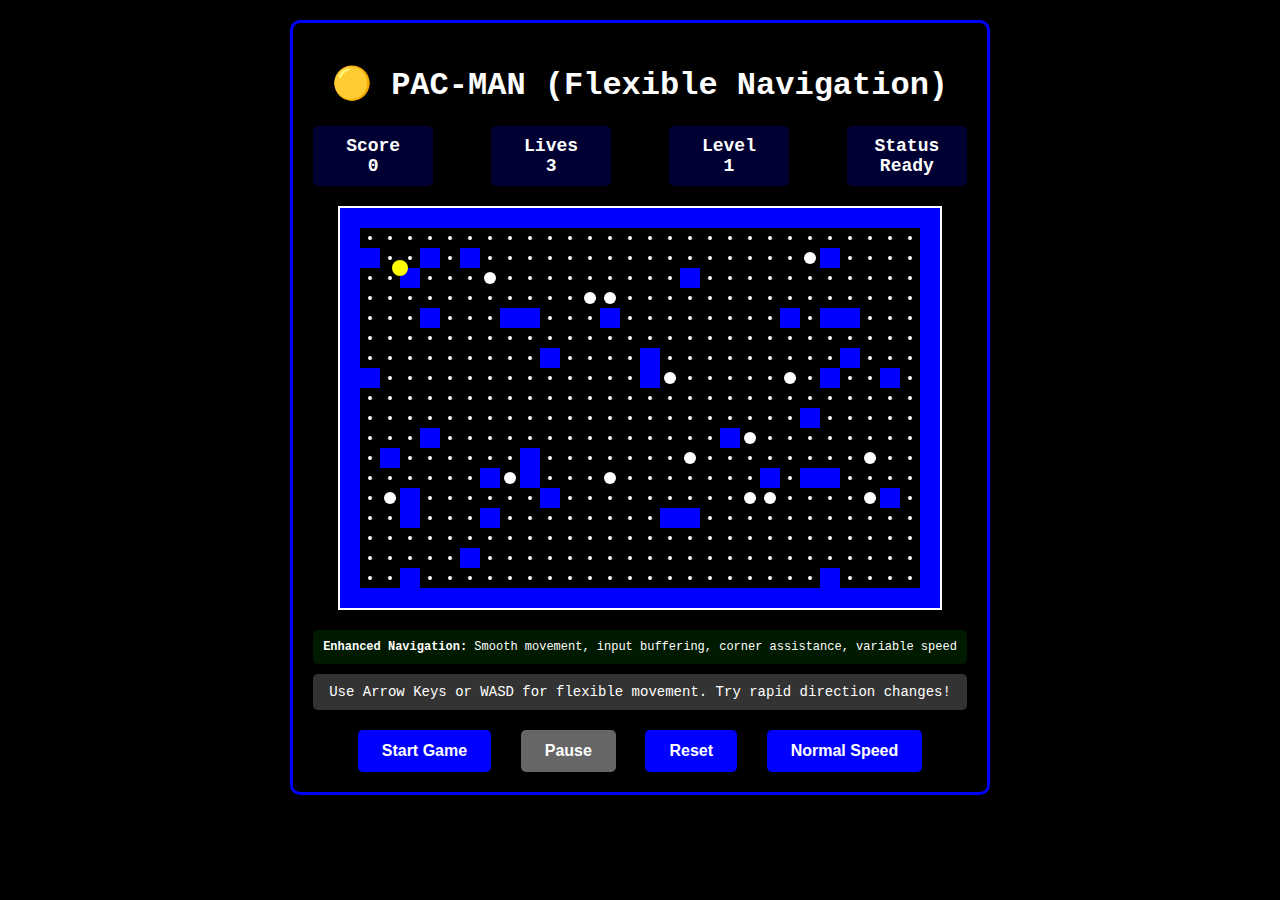
<file: pacman/versions/v2.0.1-flexible/index.html>
<!DOCTYPE html>
<html lang="en">
<head>
    <meta charset="UTF-8">
    <meta name="viewport" content="width=device-width, initial-scale=1.0">
    <title>Pac-Man - Flexible Navigation</title>
    <style>
        body {
            margin: 0;
            padding: 20px;
            background: #000;
            color: #fff;
            font-family: 'Courier New', monospace;
            text-align: center;
        }
        .game-container {
            border: 3px solid #00f;
            padding: 20px;
            border-radius: 10px;
            display: inline-block;
        }
        .game-header {
            display: flex;
            justify-content: space-between;
            margin-bottom: 20px;
            font-size: 18px;
            font-weight: bold;
            gap: 30px;
        }
        .score-item {
            background: rgba(0,0,255,0.2);
            padding: 10px;
            border-radius: 5px;
            min-width: 100px;
        }
        #gameCanvas {
            border: 2px solid #fff;
            background: #000;
            display: block;
            margin: 0 auto 20px;
        }
        .controls {
            margin-top: 20px;
        }
        .controls button {
            background: #00f;
            color: #fff;
            border: none;
            padding: 12px 24px;
            margin: 0 10px;
            border-radius: 5px;
            cursor: pointer;
            font-size: 16px;
            font-weight: bold;
        }
        .controls button:hover:not(:disabled) {
            background: #44f;
        }
        .controls button:disabled {
            background: #666;
            cursor: not-allowed;
        }
        .status {
            margin: 10px 0;
            padding: 10px;
            background: #333;
            border-radius: 5px;
            font-size: 14px;
        }
        .movement-info {
            background: rgba(0,255,0,0.1);
            padding: 10px;
            border-radius: 5px;
            margin: 10px 0;
            font-size: 12px;
        }
    </style>
</head>
<body>
    <div class="game-container">
        <h1>🟡 PAC-MAN (Flexible Navigation)</h1>
        
        <div class="game-header">
            <div class="score-item">
                <div>Score</div>
                <div id="score">0</div>
            </div>
            <div class="score-item">
                <div>Lives</div>
                <div id="lives">3</div>
            </div>
            <div class="score-item">
                <div>Level</div>
                <div id="level">1</div>
            </div>
            <div class="score-item">
                <div>Status</div>
                <div id="status">Ready</div>
            </div>
        </div>
        
        <canvas id="gameCanvas" width="600" height="400"></canvas>
        
        <div class="movement-info">
            <strong>Enhanced Navigation:</strong> Smooth movement, input buffering, corner assistance, variable speed
        </div>
        
        <div class="status" id="gameInfo">
            Use Arrow Keys or WASD for flexible movement. Try rapid direction changes!
        </div>
        
        <div class="controls">
            <button id="startBtn">Start Game</button>
            <button id="pauseBtn" disabled>Pause</button>
            <button id="resetBtn">Reset</button>
            <button id="speedBtn">Normal Speed</button>
        </div>
    </div>
    
    <script>
        // Game variables
        const canvas = document.getElementById('gameCanvas');
        const ctx = canvas.getContext('2d');
        const scoreElement = document.getElementById('score');
        const livesElement = document.getElementById('lives');
        const levelElement = document.getElementById('level');
        const statusElement = document.getElementById('status');
        const gameInfoElement = document.getElementById('gameInfo');
        
        // Enhanced game state
        let gameState = {
            score: 0,
            lives: 3,
            level: 1,
            gameRunning: false,
            gamePaused: false,
            gameOver: false,
            speedMode: 'normal' // normal, fast, turbo
        };
        
        // Movement constants
        const GRID_SIZE = 20;
        const COLS = Math.floor(canvas.width / GRID_SIZE);
        const ROWS = Math.floor(canvas.height / GRID_SIZE);
        
        // Flexible movement settings
        const MOVEMENT_SPEEDS = {
            normal: 2,
            fast: 4,
            turbo: 6
        };
        
        const CORNER_TOLERANCE = 8; // Pixels for corner cutting assistance
        const INPUT_BUFFER_SIZE = 3; // Number of inputs to buffer
        const DIRECTION_CHANGE_SMOOTHNESS = 0.8; // Smooth direction transitions
        
        // Simple maze
        const maze = [];
        for (let row = 0; row < ROWS; row++) {
            maze[row] = [];
            for (let col = 0; col < COLS; col++) {
                if (row === 0 || row === ROWS-1 || col === 0 || col === COLS-1) {
                    maze[row][col] = 1; // Wall
                } else if (Math.random() < 0.08) {
                    maze[row][col] = 1; // Random walls
                } else if (Math.random() < 0.03) {
                    maze[row][col] = 2; // Power pellet
                } else {
                    maze[row][col] = 0; // Dot
                }
            }
        }
        
        // Enhanced Pac-Man with flexible movement
        let pacman = {
            // Position (pixel-based for smooth movement)
            x: 2.5 * GRID_SIZE,
            y: 2.5 * GRID_SIZE,
            
            // Movement
            direction: 'right',
            nextDirection: 'right',
            velocity: { x: 0, y: 0 },
            speed: MOVEMENT_SPEEDS.normal,
            
            // Input buffering for responsive controls
            inputBuffer: [],
            lastInputTime: 0,
            
            // Animation
            animFrame: 0,
            mouthOpen: true,
            
            // Corner assistance
            cornerAssist: true,
            
            // Movement state
            isMoving: false,
            canChangeDirection: true
        };
        
        // Enhanced input system
        const inputSystem = {
            keys: {},
            keyPressed: {},
            
            update() {
                // Clear pressed keys after processing
                this.keyPressed = {};
            },
            
            isKeyDown(key) {
                return this.keys[key] || false;
            },
            
            wasKeyPressed(key) {
                return this.keyPressed[key] || false;
            },
            
            addToBuffer(direction) {
                const currentTime = Date.now();
                
                // Add to input buffer with timestamp
                pacman.inputBuffer.push({
                    direction: direction,
                    timestamp: currentTime
                });
                
                // Keep buffer size manageable
                if (pacman.inputBuffer.length > INPUT_BUFFER_SIZE) {
                    pacman.inputBuffer.shift();
                }
                
                // Try to process immediately
                this.processInputBuffer();
            },
            
            processInputBuffer() {
                if (pacman.inputBuffer.length === 0) return;
                
                // Try each buffered input
                for (let i = 0; i < pacman.inputBuffer.length; i++) {
                    const input = pacman.inputBuffer[i];
                    
                    if (this.canMoveTo(input.direction)) {
                        pacman.nextDirection = input.direction;
                        pacman.inputBuffer = []; // Clear buffer on successful direction change
                        return;
                    }
                }
                
                // Remove old inputs (older than 500ms)
                const currentTime = Date.now();
                pacman.inputBuffer = pacman.inputBuffer.filter(
                    input => currentTime - input.timestamp < 500
                );
            },
            
            canMoveTo(direction) {
                const testPos = this.getNextPosition(pacman.x, pacman.y, direction, pacman.speed);
                return this.isValidPosition(testPos.x, testPos.y, direction);
            },
            
            getNextPosition(x, y, direction, speed) {
                let newX = x;
                let newY = y;
                
                switch (direction) {
                    case 'up': newY -= speed; break;
                    case 'down': newY += speed; break;
                    case 'left': newX -= speed; break;
                    case 'right': newX += speed; break;
                }
                
                return { x: newX, y: newY };
            },
            
            isValidPosition(x, y, direction) {
                // Convert pixel position to grid
                const gridX = Math.floor(x / GRID_SIZE);
                const gridY = Math.floor(y / GRID_SIZE);
                
                // Check bounds
                if (gridX < 0 || gridX >= COLS || gridY < 0 || gridY >= ROWS) {
                    return false;
                }
                
                // Check wall collision
                if (maze[gridY][gridX] === 1) {
                    return false;
                }
                
                // Corner assistance - check if we're close enough to a valid path
                if (pacman.cornerAssist) {
                    return this.checkCornerAssistance(x, y, direction);
                }
                
                return true;
            },
            
            checkCornerAssistance(x, y, direction) {
                // Allow slight position adjustments for easier navigation
                const centerX = x + GRID_SIZE / 2;
                const centerY = y + GRID_SIZE / 2;
                
                const gridCenterX = Math.floor(centerX / GRID_SIZE) * GRID_SIZE + GRID_SIZE / 2;
                const gridCenterY = Math.floor(centerY / GRID_SIZE) * GRID_SIZE + GRID_SIZE / 2;
                
                const offsetX = Math.abs(centerX - gridCenterX);
                const offsetY = Math.abs(centerY - gridCenterY);
                
                // If we're close to grid center, allow movement
                if ((direction === 'up' || direction === 'down') && offsetX < CORNER_TOLERANCE) {
                    return true;
                }
                if ((direction === 'left' || direction === 'right') && offsetY < CORNER_TOLERANCE) {
                    return true;
                }
                
                return true; // Default allow for smooth movement
            }
        };
        
        // Game functions
        function updateUI() {
            scoreElement.textContent = gameState.score;
            livesElement.textContent = gameState.lives;
            levelElement.textContent = gameState.level;
            
            if (gameState.gameOver) {
                statusElement.textContent = 'Game Over';
                statusElement.style.color = '#f00';
            } else if (!gameState.gameRunning) {
                statusElement.textContent = 'Ready';
                statusElement.style.color = '#fff';
            } else if (gameState.gamePaused) {
                statusElement.textContent = 'Paused';
                statusElement.style.color = '#ff0';
            } else {
                statusElement.textContent = 'Playing';
                statusElement.style.color = '#0f0';
            }
            
            // Update buttons
            const startBtn = document.getElementById('startBtn');
            const pauseBtn = document.getElementById('pauseBtn');
            const speedBtn = document.getElementById('speedBtn');
            
            if (gameState.gameOver) {
                startBtn.textContent = 'New Game';
                pauseBtn.disabled = true;
            } else if (gameState.gameRunning) {
                startBtn.textContent = 'Restart';
                pauseBtn.disabled = false;
                pauseBtn.textContent = gameState.gamePaused ? 'Resume' : 'Pause';
            } else {
                startBtn.textContent = 'Start Game';
                pauseBtn.disabled = true;
            }
            
            speedBtn.textContent = `${gameState.speedMode.charAt(0).toUpperCase() + gameState.speedMode.slice(1)} Speed`;
        }
        
        function startGame() {
            gameState.gameRunning = true;
            gameState.gamePaused = false;
            gameState.gameOver = false;
            
            if (gameState.lives <= 0) {
                // New game
                gameState.score = 0;
                gameState.lives = 3;
                gameState.level = 1;
                pacman.x = 2.5 * GRID_SIZE;
                pacman.y = 2.5 * GRID_SIZE;
            }
            
            updateUI();
            gameInfoElement.textContent = 'Game started! Try rapid direction changes - movement is now flexible!';
            gameLoop();
        }
        
        function togglePause() {
            if (!gameState.gameRunning || gameState.gameOver) return;
            
            gameState.gamePaused = !gameState.gamePaused;
            updateUI();
            
            if (gameState.gamePaused) {
                gameInfoElement.textContent = 'Game paused. Movement buffer preserved.';
            } else {
                gameInfoElement.textContent = 'Game resumed! Flexible navigation active.';
                gameLoop();
            }
        }
        
        function toggleSpeed() {
            const speeds = ['normal', 'fast', 'turbo'];
            const currentIndex = speeds.indexOf(gameState.speedMode);
            const nextIndex = (currentIndex + 1) % speeds.length;
            gameState.speedMode = speeds[nextIndex];
            
            pacman.speed = MOVEMENT_SPEEDS[gameState.speedMode];
            updateUI();
            gameInfoElement.textContent = `Speed changed to ${gameState.speedMode}! Try the enhanced movement.`;
        }
        
        function resetGame() {
            gameState.gameRunning = false;
            gameState.gamePaused = false;
            gameState.gameOver = false;
            gameState.score = 0;
            gameState.lives = 3;
            gameState.level = 1;
            
            pacman.x = 2.5 * GRID_SIZE;
            pacman.y = 2.5 * GRID_SIZE;
            pacman.direction = 'right';
            pacman.nextDirection = 'right';
            pacman.velocity = { x: 0, y: 0 };
            pacman.inputBuffer = [];
            
            updateUI();
            draw();
            gameInfoElement.textContent = 'Game reset. Ready for flexible navigation!';
        }
        
        function gameLoop() {
            if (!gameState.gameRunning || gameState.gamePaused || gameState.gameOver) return;
            
            update();
            draw();
            requestAnimationFrame(gameLoop);
        }
        
        function update() {
            // Process input buffer
            inputSystem.processInputBuffer();
            
            // Update Pac-Man movement
            updatePacmanMovement();
            
            // Check collisions
            checkCollisions();
            
            // Update input system
            inputSystem.update();
            
            updateUI();
        }
        
        function updatePacmanMovement() {
            pacman.animFrame++;
            
            // Smooth direction changes
            if (pacman.nextDirection !== pacman.direction) {
                if (inputSystem.canMoveTo(pacman.nextDirection)) {
                    pacman.direction = pacman.nextDirection;
                    
                    // Smooth position adjustment for corner assistance
                    if (pacman.cornerAssist) {
                        adjustPositionForDirection();
                    }
                }
            }
            
            // Calculate velocity based on direction
            pacman.velocity = { x: 0, y: 0 };
            switch (pacman.direction) {
                case 'up': pacman.velocity.y = -pacman.speed; break;
                case 'down': pacman.velocity.y = pacman.speed; break;
                case 'left': pacman.velocity.x = -pacman.speed; break;
                case 'right': pacman.velocity.x = pacman.speed; break;
            }
            
            // Apply movement with collision checking
            const newX = pacman.x + pacman.velocity.x;
            const newY = pacman.y + pacman.velocity.y;
            
            if (inputSystem.isValidPosition(newX, newY, pacman.direction)) {
                pacman.x = newX;
                pacman.y = newY;
                pacman.isMoving = true;
            } else {
                pacman.isMoving = false;
            }
            
            // Wrap around screen edges
            if (pacman.x < 0) pacman.x = canvas.width - GRID_SIZE;
            if (pacman.x >= canvas.width) pacman.x = 0;
            
            // Update mouth animation
            if (pacman.isMoving && pacman.animFrame % 8 === 0) {
                pacman.mouthOpen = !pacman.mouthOpen;
            }
        }
        
        function adjustPositionForDirection() {
            // Snap to grid center when changing direction for smoother navigation
            const centerX = pacman.x + GRID_SIZE / 2;
            const centerY = pacman.y + GRID_SIZE / 2;
            
            const gridCenterX = Math.floor(centerX / GRID_SIZE) * GRID_SIZE + GRID_SIZE / 2;
            const gridCenterY = Math.floor(centerY / GRID_SIZE) * GRID_SIZE + GRID_SIZE / 2;
            
            // Gradual adjustment instead of instant snap
            const adjustSpeed = 0.3;
            
            if (pacman.direction === 'up' || pacman.direction === 'down') {
                const diff = gridCenterX - (pacman.x + GRID_SIZE / 2);
                pacman.x += diff * adjustSpeed;
            } else {
                const diff = gridCenterY - (pacman.y + GRID_SIZE / 2);
                pacman.y += diff * adjustSpeed;
            }
        }
        
        function checkCollisions() {
            const gridX = Math.floor((pacman.x + GRID_SIZE/2) / GRID_SIZE);
            const gridY = Math.floor((pacman.y + GRID_SIZE/2) / GRID_SIZE);
            
            if (gridX >= 0 && gridX < COLS && gridY >= 0 && gridY < ROWS) {
                const currentCell = maze[gridY][gridX];
                
                if (currentCell === 0) { // Dot
                    gameState.score += 10;
                    maze[gridY][gridX] = -1; // Eaten
                    gameInfoElement.textContent = `Score: ${gameState.score} - Smooth navigation working!`;
                } else if (currentCell === 2) { // Power pellet
                    gameState.score += 50;
                    maze[gridY][gridX] = -1; // Eaten
                    gameInfoElement.textContent = `Power pellet! +50 points! Score: ${gameState.score}`;
                }
            }
        }
        
        function draw() {
            // Clear canvas
            ctx.fillStyle = '#000';
            ctx.fillRect(0, 0, canvas.width, canvas.height);
            
            // Draw maze
            for (let row = 0; row < ROWS; row++) {
                for (let col = 0; col < COLS; col++) {
                    const x = col * GRID_SIZE;
                    const y = row * GRID_SIZE;
                    
                    switch (maze[row][col]) {
                        case 1: // Wall
                            ctx.fillStyle = '#00f';
                            ctx.fillRect(x, y, GRID_SIZE, GRID_SIZE);
                            break;
                        case 0: // Dot
                            ctx.fillStyle = '#fff';
                            ctx.beginPath();
                            ctx.arc(x + GRID_SIZE/2, y + GRID_SIZE/2, 2, 0, Math.PI * 2);
                            ctx.fill();
                            break;
                        case 2: // Power pellet
                            ctx.fillStyle = '#fff';
                            ctx.beginPath();
                            ctx.arc(x + GRID_SIZE/2, y + GRID_SIZE/2, 6, 0, Math.PI * 2);
                            ctx.fill();
                            break;
                    }
                }
            }
            
            // Draw Pac-Man with smooth positioning
            const pacX = pacman.x + GRID_SIZE/2;
            const pacY = pacman.y + GRID_SIZE/2;
            
            ctx.fillStyle = '#ff0';
            ctx.beginPath();
            
            // Enhanced animated mouth
            if (pacman.mouthOpen && pacman.isMoving) {
                let startAngle = 0;
                let endAngle = Math.PI * 2;
                
                switch (pacman.direction) {
                    case 'right':
                        startAngle = Math.PI * 0.2;
                        endAngle = Math.PI * 1.8;
                        break;
                    case 'left':
                        startAngle = Math.PI * 1.2;
                        endAngle = Math.PI * 0.8;
                        break;
                    case 'up':
                        startAngle = Math.PI * 1.7;
                        endAngle = Math.PI * 1.3;
                        break;
                    case 'down':
                        startAngle = Math.PI * 0.7;
                        endAngle = Math.PI * 0.3;
                        break;
                }
                
                ctx.arc(pacX, pacY, GRID_SIZE/2 - 2, startAngle, endAngle);
                ctx.lineTo(pacX, pacY);
            } else {
                ctx.arc(pacX, pacY, GRID_SIZE/2 - 2, 0, Math.PI * 2);
            }
            ctx.fill();
            
            // Draw movement trail for visual feedback
            if (pacman.isMoving) {
                ctx.fillStyle = 'rgba(255, 255, 0, 0.3)';
                ctx.beginPath();
                ctx.arc(pacX, pacY, GRID_SIZE/2 + 2, 0, Math.PI * 2);
                ctx.fill();
            }
        }
        
        // Enhanced event listeners
        document.addEventListener('keydown', (e) => {
            inputSystem.keys[e.code] = true;
            inputSystem.keyPressed[e.code] = true;
            
            if (!gameState.gameRunning || gameState.gamePaused) return;
            
            let direction = null;
            switch (e.code) {
                case 'ArrowUp':
                case 'KeyW':
                    direction = 'up';
                    break;
                case 'ArrowDown':
                case 'KeyS':
                    direction = 'down';
                    break;
                case 'ArrowLeft':
                case 'KeyA':
                    direction = 'left';
                    break;
                case 'ArrowRight':
                case 'KeyD':
                    direction = 'right';
                    break;
                case 'Space':
                    e.preventDefault();
                    togglePause();
                    return;
            }
            
            if (direction) {
                e.preventDefault();
                inputSystem.addToBuffer(direction);
            }
        });
        
        document.addEventListener('keyup', (e) => {
            inputSystem.keys[e.code] = false;
        });
        
        // Button event listeners
        document.getElementById('startBtn').addEventListener('click', startGame);
        document.getElementById('pauseBtn').addEventListener('click', togglePause);
        document.getElementById('resetBtn').addEventListener('click', resetGame);
        document.getElementById('speedBtn').addEventListener('click', toggleSpeed);
        
        // Initialize
        updateUI();
        draw();
        
        console.log('Flexible Navigation Pac-Man loaded!');
        console.log('Features: Smooth movement, input buffering, corner assistance, variable speed');
    </script>
</body>
</html>
</file>
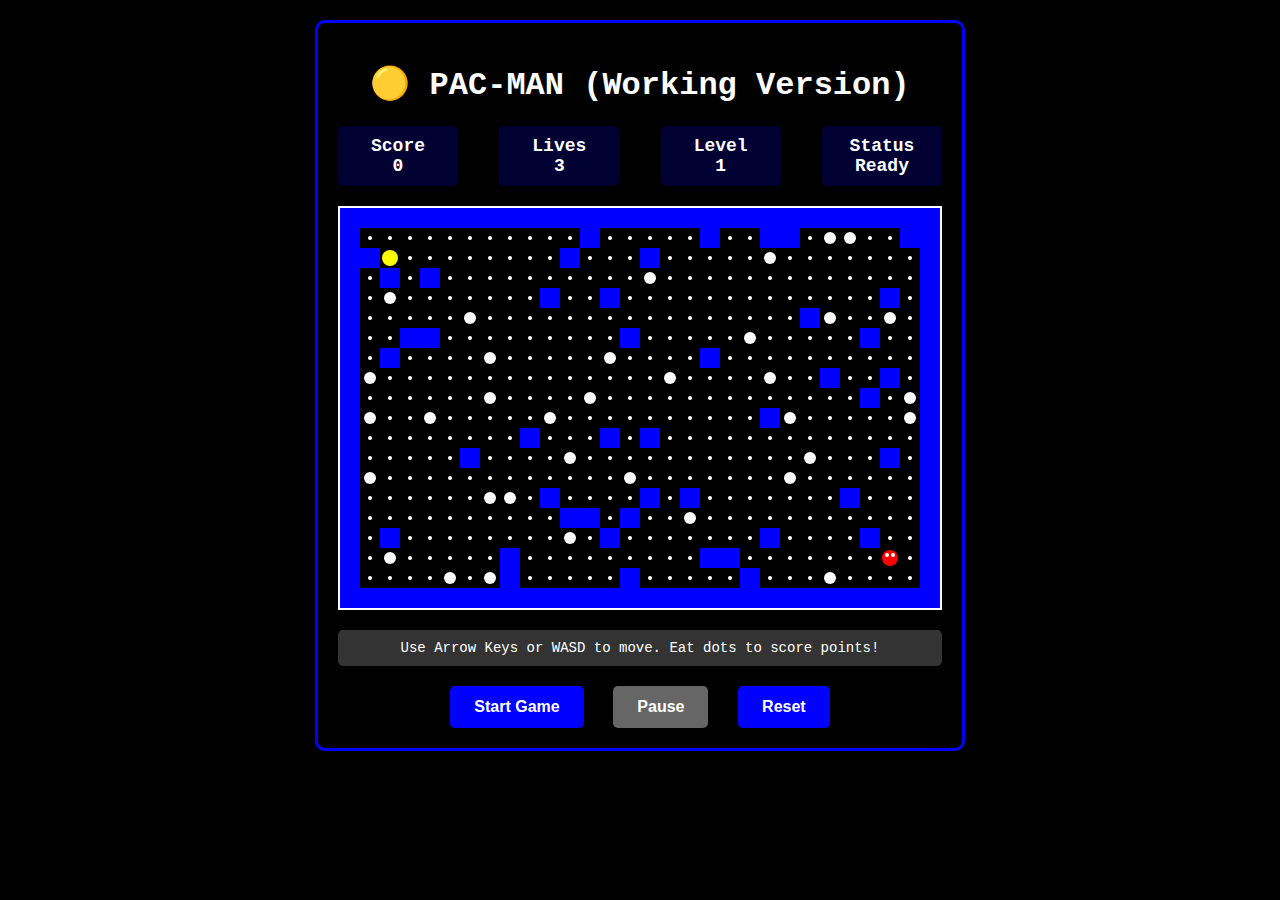
<file: pacman/versions/v2.0.1-working/index.html>
<!DOCTYPE html>
<html lang="en">
<head>
    <meta charset="UTF-8">
    <meta name="viewport" content="width=device-width, initial-scale=1.0">
    <title>Pac-Man - Working Version</title>
    <style>
        body {
            margin: 0;
            padding: 20px;
            background: #000;
            color: #fff;
            font-family: 'Courier New', monospace;
            text-align: center;
        }
        .game-container {
            border: 3px solid #00f;
            padding: 20px;
            border-radius: 10px;
            display: inline-block;
        }
        .game-header {
            display: flex;
            justify-content: space-between;
            margin-bottom: 20px;
            font-size: 18px;
            font-weight: bold;
            gap: 30px;
        }
        .score-item {
            background: rgba(0,0,255,0.2);
            padding: 10px;
            border-radius: 5px;
            min-width: 100px;
        }
        #gameCanvas {
            border: 2px solid #fff;
            background: #000;
            display: block;
            margin: 0 auto 20px;
        }
        .controls {
            margin-top: 20px;
        }
        .controls button {
            background: #00f;
            color: #fff;
            border: none;
            padding: 12px 24px;
            margin: 0 10px;
            border-radius: 5px;
            cursor: pointer;
            font-size: 16px;
            font-weight: bold;
        }
        .controls button:hover:not(:disabled) {
            background: #44f;
        }
        .controls button:disabled {
            background: #666;
            cursor: not-allowed;
        }
        .status {
            margin: 10px 0;
            padding: 10px;
            background: #333;
            border-radius: 5px;
            font-size: 14px;
        }
    </style>
</head>
<body>
    <div class="game-container">
        <h1>🟡 PAC-MAN (Working Version)</h1>
        
        <div class="game-header">
            <div class="score-item">
                <div>Score</div>
                <div id="score">0</div>
            </div>
            <div class="score-item">
                <div>Lives</div>
                <div id="lives">3</div>
            </div>
            <div class="score-item">
                <div>Level</div>
                <div id="level">1</div>
            </div>
            <div class="score-item">
                <div>Status</div>
                <div id="status">Ready</div>
            </div>
        </div>
        
        <canvas id="gameCanvas" width="600" height="400"></canvas>
        
        <div class="status" id="gameInfo">
            Use Arrow Keys or WASD to move. Eat dots to score points!
        </div>
        
        <div class="controls">
            <button id="startBtn">Start Game</button>
            <button id="pauseBtn" disabled>Pause</button>
            <button id="resetBtn">Reset</button>
        </div>
    </div>
    
    <script>
        // Game variables
        const canvas = document.getElementById('gameCanvas');
        const ctx = canvas.getContext('2d');
        const scoreElement = document.getElementById('score');
        const livesElement = document.getElementById('lives');
        const levelElement = document.getElementById('level');
        const statusElement = document.getElementById('status');
        const gameInfoElement = document.getElementById('gameInfo');
        
        // Game state
        let gameState = {
            score: 0,
            lives: 3,
            level: 1,
            gameRunning: false,
            gamePaused: false,
            gameOver: false
        };
        
        // Grid settings
        const GRID_SIZE = 20;
        const COLS = Math.floor(canvas.width / GRID_SIZE);
        const ROWS = Math.floor(canvas.height / GRID_SIZE);
        
        // Simple maze
        const maze = [];
        for (let row = 0; row < ROWS; row++) {
            maze[row] = [];
            for (let col = 0; col < COLS; col++) {
                if (row === 0 || row === ROWS-1 || col === 0 || col === COLS-1) {
                    maze[row][col] = 1; // Wall
                } else if (Math.random() < 0.1) {
                    maze[row][col] = 1; // Random walls
                } else if (Math.random() < 0.05) {
                    maze[row][col] = 2; // Power pellet
                } else {
                    maze[row][col] = 0; // Dot
                }
            }
        }
        
        // Pac-Man
        let pacman = {
            x: 2,
            y: 2,
            direction: 'right',
            nextDirection: 'right',
            animFrame: 0
        };
        
        // Simple ghost
        let ghost = {
            x: COLS - 3,
            y: ROWS - 3,
            direction: 'left',
            speed: 0.5
        };
        
        // Game functions
        function updateUI() {
            scoreElement.textContent = gameState.score;
            livesElement.textContent = gameState.lives;
            levelElement.textContent = gameState.level;
            
            if (gameState.gameOver) {
                statusElement.textContent = 'Game Over';
                statusElement.style.color = '#f00';
            } else if (!gameState.gameRunning) {
                statusElement.textContent = 'Ready';
                statusElement.style.color = '#fff';
            } else if (gameState.gamePaused) {
                statusElement.textContent = 'Paused';
                statusElement.style.color = '#ff0';
            } else {
                statusElement.textContent = 'Playing';
                statusElement.style.color = '#0f0';
            }
            
            // Update buttons
            const startBtn = document.getElementById('startBtn');
            const pauseBtn = document.getElementById('pauseBtn');
            
            if (gameState.gameOver) {
                startBtn.textContent = 'New Game';
                pauseBtn.disabled = true;
            } else if (gameState.gameRunning) {
                startBtn.textContent = 'Restart';
                pauseBtn.disabled = false;
                pauseBtn.textContent = gameState.gamePaused ? 'Resume' : 'Pause';
            } else {
                startBtn.textContent = 'Start Game';
                pauseBtn.disabled = true;
            }
        }
        
        function startGame() {
            gameState.gameRunning = true;
            gameState.gamePaused = false;
            gameState.gameOver = false;
            
            if (gameState.lives <= 0) {
                // New game
                gameState.score = 0;
                gameState.lives = 3;
                gameState.level = 1;
                pacman.x = 2;
                pacman.y = 2;
            }
            
            updateUI();
            gameInfoElement.textContent = 'Game started! Use arrow keys to move.';
            gameLoop();
        }
        
        function togglePause() {
            if (!gameState.gameRunning || gameState.gameOver) return;
            
            gameState.gamePaused = !gameState.gamePaused;
            updateUI();
            
            if (gameState.gamePaused) {
                gameInfoElement.textContent = 'Game paused. Click Resume to continue.';
            } else {
                gameInfoElement.textContent = 'Game resumed!';
                gameLoop();
            }
        }
        
        function resetGame() {
            gameState.gameRunning = false;
            gameState.gamePaused = false;
            gameState.gameOver = false;
            gameState.score = 0;
            gameState.lives = 3;
            gameState.level = 1;
            
            pacman.x = 2;
            pacman.y = 2;
            pacman.direction = 'right';
            
            updateUI();
            draw();
            gameInfoElement.textContent = 'Game reset. Click Start to play.';
        }
        
        function gameLoop() {
            if (!gameState.gameRunning || gameState.gamePaused || gameState.gameOver) return;
            
            update();
            draw();
            requestAnimationFrame(gameLoop);
        }
        
        function update() {
            // Move Pac-Man
            pacman.animFrame++;
            
            // Try to change direction
            if (canMove(pacman.nextDirection)) {
                pacman.direction = pacman.nextDirection;
            }
            
            // Move if possible
            if (canMove(pacman.direction)) {
                switch (pacman.direction) {
                    case 'up': pacman.y--; break;
                    case 'down': pacman.y++; break;
                    case 'left': pacman.x--; break;
                    case 'right': pacman.x++; break;
                }
            }
            
            // Check collisions
            checkCollisions();
            
            // Move ghost (simple AI)
            if (Math.random() < 0.1) {
                const directions = ['up', 'down', 'left', 'right'];
                ghost.direction = directions[Math.floor(Math.random() * directions.length)];
            }
            
            let newX = ghost.x;
            let newY = ghost.y;
            switch (ghost.direction) {
                case 'up': newY -= ghost.speed; break;
                case 'down': newY += ghost.speed; break;
                case 'left': newX -= ghost.speed; break;
                case 'right': newX += ghost.speed; break;
            }
            
            if (newX > 0 && newX < COLS-1 && newY > 0 && newY < ROWS-1) {
                ghost.x = newX;
                ghost.y = newY;
            }
            
            // Check ghost collision
            if (Math.abs(pacman.x - Math.floor(ghost.x)) < 1 && 
                Math.abs(pacman.y - Math.floor(ghost.y)) < 1) {
                gameState.lives--;
                if (gameState.lives <= 0) {
                    gameOver();
                } else {
                    pacman.x = 2;
                    pacman.y = 2;
                    gameInfoElement.textContent = `Life lost! ${gameState.lives} lives remaining.`;
                }
            }
            
            updateUI();
        }
        
        function canMove(direction) {
            let newX = pacman.x;
            let newY = pacman.y;
            
            switch (direction) {
                case 'up': newY--; break;
                case 'down': newY++; break;
                case 'left': newX--; break;
                case 'right': newX++; break;
            }
            
            if (newY < 0 || newY >= ROWS || newX < 0 || newX >= COLS) {
                return false;
            }
            
            return maze[newY][newX] !== 1;
        }
        
        function checkCollisions() {
            const currentCell = maze[pacman.y][pacman.x];
            
            if (currentCell === 0) { // Dot
                gameState.score += 10;
                maze[pacman.y][pacman.x] = -1; // Eaten
                gameInfoElement.textContent = `Score: ${gameState.score} - Keep eating dots!`;
            } else if (currentCell === 2) { // Power pellet
                gameState.score += 50;
                maze[pacman.y][pacman.x] = -1; // Eaten
                gameInfoElement.textContent = `Power pellet! +50 points! Score: ${gameState.score}`;
            }
        }
        
        function gameOver() {
            gameState.gameOver = true;
            gameState.gameRunning = false;
            updateUI();
            gameInfoElement.textContent = `Game Over! Final Score: ${gameState.score}. Click New Game to play again.`;
        }
        
        function draw() {
            // Clear canvas
            ctx.fillStyle = '#000';
            ctx.fillRect(0, 0, canvas.width, canvas.height);
            
            // Draw maze
            for (let row = 0; row < ROWS; row++) {
                for (let col = 0; col < COLS; col++) {
                    const x = col * GRID_SIZE;
                    const y = row * GRID_SIZE;
                    
                    switch (maze[row][col]) {
                        case 1: // Wall
                            ctx.fillStyle = '#00f';
                            ctx.fillRect(x, y, GRID_SIZE, GRID_SIZE);
                            break;
                        case 0: // Dot
                            ctx.fillStyle = '#fff';
                            ctx.beginPath();
                            ctx.arc(x + GRID_SIZE/2, y + GRID_SIZE/2, 2, 0, Math.PI * 2);
                            ctx.fill();
                            break;
                        case 2: // Power pellet
                            ctx.fillStyle = '#fff';
                            ctx.beginPath();
                            ctx.arc(x + GRID_SIZE/2, y + GRID_SIZE/2, 6, 0, Math.PI * 2);
                            ctx.fill();
                            break;
                    }
                }
            }
            
            // Draw Pac-Man
            const pacX = pacman.x * GRID_SIZE + GRID_SIZE/2;
            const pacY = pacman.y * GRID_SIZE + GRID_SIZE/2;
            
            ctx.fillStyle = '#ff0';
            ctx.beginPath();
            
            // Animated mouth
            if (Math.floor(pacman.animFrame / 10) % 2) {
                let startAngle = 0;
                let endAngle = Math.PI * 2;
                
                switch (pacman.direction) {
                    case 'right':
                        startAngle = Math.PI * 0.2;
                        endAngle = Math.PI * 1.8;
                        break;
                    case 'left':
                        startAngle = Math.PI * 1.2;
                        endAngle = Math.PI * 0.8;
                        break;
                    case 'up':
                        startAngle = Math.PI * 1.7;
                        endAngle = Math.PI * 1.3;
                        break;
                    case 'down':
                        startAngle = Math.PI * 0.7;
                        endAngle = Math.PI * 0.3;
                        break;
                }
                
                ctx.arc(pacX, pacY, GRID_SIZE/2 - 2, startAngle, endAngle);
                ctx.lineTo(pacX, pacY);
            } else {
                ctx.arc(pacX, pacY, GRID_SIZE/2 - 2, 0, Math.PI * 2);
            }
            ctx.fill();
            
            // Draw ghost
            const ghostX = ghost.x * GRID_SIZE + GRID_SIZE/2;
            const ghostY = ghost.y * GRID_SIZE + GRID_SIZE/2;
            
            ctx.fillStyle = '#f00';
            ctx.beginPath();
            ctx.arc(ghostX, ghostY, GRID_SIZE/2 - 2, 0, Math.PI * 2);
            ctx.fill();
            
            // Ghost eyes
            ctx.fillStyle = '#fff';
            ctx.beginPath();
            ctx.arc(ghostX - 3, ghostY - 3, 2, 0, Math.PI * 2);
            ctx.arc(ghostX + 3, ghostY - 3, 2, 0, Math.PI * 2);
            ctx.fill();
        }
        
        // Event listeners
        document.addEventListener('keydown', (e) => {
            if (!gameState.gameRunning || gameState.gamePaused) return;
            
            switch (e.key) {
                case 'ArrowUp':
                case 'w':
                case 'W':
                    pacman.nextDirection = 'up';
                    break;
                case 'ArrowDown':
                case 's':
                case 'S':
                    pacman.nextDirection = 'down';
                    break;
                case 'ArrowLeft':
                case 'a':
                case 'A':
                    pacman.nextDirection = 'left';
                    break;
                case 'ArrowRight':
                case 'd':
                case 'D':
                    pacman.nextDirection = 'right';
                    break;
                case ' ':
                    e.preventDefault();
                    togglePause();
                    break;
            }
        });
        
        // Button event listeners
        document.getElementById('startBtn').addEventListener('click', startGame);
        document.getElementById('pauseBtn').addEventListener('click', togglePause);
        document.getElementById('resetBtn').addEventListener('click', resetGame);
        
        // Initialize
        updateUI();
        draw();
        
        console.log('Working Pac-Man game loaded!');
        console.log('Controls: Arrow keys or WASD to move, Space to pause');
    </script>
</body>
</html>
</file>
<file: figmaloginpage/pg.css>
body{
    background-color: #244BC5;
    background-image: url("/figmaloginpage/image/BG.png");
    background-size: cover;
    background-repeat: no-repeat;
}
::placeholder{
 color: rgb(255, 255, 255);   
}
.inputWrapper {
    width: 300px;

}
.inputWrapper input,
.inputWrapper button {
    width: 100%;
    height: 45px;
    /* border:0; */
    box-sizing: border-box;
}
.inputWrapper input:focus-visible {
    outline: 0px !important;
  
}

.inputWrapper input{
    margin-bottom:20px;
    border: 1px solid #FFFFFF;
    background-color: transparent;
    border-radius: 4px;
    color:white;

}
.inputWrapper button{
    margin-top:23 ;
    border-radius: 4px;
}
/* flexbox use kem karvanu and kI RITE KARVANU, FLEXBOX EASY THEN GRID */
.loginInner{
    display:flex;
    align-items:center;
    justify-content:center;
    height:100vh;
}
</file>
<file: kalakraft_officeview_css/style.css>
/*
KalaKraft Digital Den - Enhanced CSS-Only Interactive Workspace
Author: Yashvi Kothari
Description: A complete CSS-only interactive office workspace with cultural elements, microinteractions, and enhanced accessibility.
*/

/* --- Google Fonts Import --- */
@import url('https://fonts.googleapis.com/css2?family=Poppins:wght@300;400;600;700&family=Inter:wght@300;400;500;600&family=Playfair+Display:wght@400;600;700&display=swap');

/* --- CSS Custom Properties (Root Variables) --- */
:root {
  --coral-primary: #FF8255;
  --violet-primary: #8B5CF6;
  --teal-primary: #14B8A6;
  --electric-blue: #4CB2FF;
  --emerald-primary: #34D399;
  --lilac-muted: #C4B5FD;
  --warm-white: #FEF7F0;
  --dark-text: #1F2937;
  --light-text: #F9FAFB;
  --shadow-soft: rgba(0, 0, 0, 0.1);
  --shadow-medium: rgba(0, 0, 0, 0.2);
  --border-radius: 16px;
  --gap-standard: 1.5rem;
  --transition-smooth: all 0.3s cubic-bezier(0.4, 0, 0.2, 1);
  
  /* Enhanced Typography */
  --font-primary: 'Inter', sans-serif;
  --font-secondary: 'Poppins', sans-serif;
  --font-display: 'Playfair Display', serif;
  
  /* Cultural Colors */
  --mycrxnyk-wood: #8B4513;
  --mycrxnyk-brass: #DAA520;
  --mycrxnyk-marigold: #FF8C00;
  --mycrxnykn-chai: #D2691E;
}

/* --- Dark Mode Support --- */
@media (prefers-color-scheme: dark) {
  :root {
    --warm-white: #1F2937;
    --dark-text: #F9FAFB;
    --light-text: #1F2937;
    --shadow-soft: rgba(255, 255, 255, 0.1);
    --shadow-medium: rgba(255, 255, 255, 0.2);
  }
}

/* --- Base and Reset Styles --- */
* {
  margin: 0;
  padding: 0;
  box-sizing: border-box;
}

html {
  scroll-behavior: smooth;
}

body {
  font-family: var(--font-primary);
  line-height: 1.6;
  color: var(--dark-text);
  background: linear-gradient(135deg, var(--warm-white) 0%, #E0F2FE 100%);
  min-height: 100vh;
  overflow-x: hidden;
}

/* --- Accessibility Enhancements --- */
.sr-only {
  position: absolute;
  width: 1px;
  height: 1px;
  padding: 0;
  margin: -1px;
  overflow: hidden;
  clip: rect(0, 0, 0, 0);
  white-space: nowrap;
  border: 0;
}

.skip-link {
    position: absolute;
    top: -40px;
    left: 0;
    background: var(--electric-blue);
    color: white;
    padding: 8px;
    z-index: 100;
    transition: top 0.3s;
}

.skip-link:focus {
    top: 0;
}

*:focus-visible {
  outline: 3px solid var(--electric-blue);
  outline-offset: 2px;
  border-radius: 4px;
}

/* --- Reduced Motion Preferences --- */
@media (prefers-reduced-motion: reduce) {
  *,
  *::before,
  *::after {
    animation-duration: 0.01ms !important;
    animation-iteration-count: 1 !important;
    transition-duration: 0.01ms !important;
    scroll-behavior: auto !important;
  }
}

/* --- High Contrast Mode Support --- */
@media (prefers-contrast: high) {
  :root {
    --shadow-soft: rgba(0, 0, 0, 0.5);
    --shadow-medium: rgba(0, 0, 0, 0.7);
  }

  .pod,
  .shared-lounge {
    border: 2px solid var(--dark-text);
  }

  .enter-button,
  .back-button {
    border: 2px solid white;
  }
}

/* --- Landing Scene --- */
.landing-scene {
  min-height: 100vh;
  display: flex;
  align-items: center;
  justify-content: center;
  background: linear-gradient(45deg, #FEF7F0 0%, #E0F2FE 50%, #F0FDF4 100%);
  position: relative;
  overflow: hidden;
  padding: 2rem;
}

.office-floorplan {
  text-align: center;
  max-width: 800px;
  padding: 2rem;
  position: relative;
  background: rgba(255, 255, 255, 0.5);
  border-radius: var(--border-radius);
  box-shadow: 0 16px 32px var(--shadow-soft);
}

/* mycrxnyk Reception */
.reception-area {
    position: relative;
    margin-bottom: 2rem;
}

.brass-nameplate {
    background: var(--mycrxnyk-brass);
    color: var(--mycrxnyk-wood);
    padding: 0.5rem 1rem;
    border-radius: 8px;
    box-shadow: 0 4px 15px rgba(0,0,0,0.3);
    font-family: var(--font-display);
    margin-bottom: 1rem;
}

.marigold-garland {
    width: 100%;
    height: 10px;
    background: repeating-linear-gradient(90deg, var(--mycrxnyk-marigold) 0px, #FF6347 10px, #FFD700 20px);
    animation: garland-sway 4s ease-in-out infinite;
}

@keyframes garland-sway {
    0%, 100% { transform: skewX(-5deg); }
    50% { transform: skewX(5deg); }
}

/* Welcome Banner */
.welcome-banner h1 {
  font-family: var(--font-display);
  font-size: clamp(2.5rem, 5vw, 4rem);
  font-weight: 700;
  background: linear-gradient(45deg, var(--coral-primary), var(--violet-primary), var(--teal-primary));
  -webkit-background-clip: text;
  -webkit-text-fill-color: transparent;
  background-clip: text;
  text-shadow: 2px 2px 4px var(--shadow-soft);
  animation: title-glow 3s ease-in-out infinite alternate;
}

.hindi-welcome {
    font-family: 'Poppins', sans-serif; /* Using Poppins for Hindi */
    font-size: 1.5rem;
    color: #999999;
}

.tagline {
    font-family: 'Poppins', sans-serif; /* Using Poppins for Hindi */
    font-size: 1.5rem;
    color: #999999;
}

/* Enter Button */
.enter-button {
  display: inline-flex;
  align-items: center;
  gap: 0.5rem;
  padding: 1rem 2rem;
  background: linear-gradient(45deg, var(--coral-primary), var(--violet-primary));
  color: white;
  text-decoration: none;
  border-radius: 50px;
  font-weight: 600;
  font-size: 1.1rem;
  box-shadow: 0 8px 16px var(--shadow-medium);
  transition: var(--transition-smooth);
  position: relative;
  overflow: hidden;
}

.enter-button:hover {
    transform: translateY(-4px) scale(1.05);
    box-shadow: 0 12px 24px var(--shadow-medium);
}

/* --- Main Dashboard --- */
.main-dashboard {
  display: none; /* Hidden by default */
  min-height: 100vh;
  padding: 2rem;
  background: linear-gradient(135deg, var(--warm-white) 0%, #E0F2FE 100%);
}

.main-dashboard:target {
    display: block;
    animation: fade-in 0.5s ease-in-out;
}

@keyframes fade-in {
    from { opacity: 0; }
    to { opacity: 1; }
}

.dashboard-grid {
  display: grid;
  grid-template-columns: repeat(auto-fit, minmax(300px, 1fr));
  gap: var(--gap-standard);
  max-width: 1400px;
  margin: 0 auto;
}

/* Pod Styles */
.pod {
  background: var(--warm-white);
  border-radius: var(--border-radius);
  padding: 1.5rem;
  box-shadow: 0 8px 16px var(--shadow-soft);
  transition: var(--transition-smooth);
  position: relative;
  overflow: hidden;
  min-height: 350px;
}

.pod:hover {
    transform: translateY(-8px) scale(1.02);
    box-shadow: 0 16px 32px var(--shadow-medium);
}

.pod-title {
    font-family: var(--font-display);
    font-size: 1.5rem;
    margin-bottom: 0.5rem;
}

.pod-subtitle {
    font-family: var(--font-secondary);
    font-size: 0.9rem;
    opacity: 0.8;
    margin-bottom: 1rem;
}

/* --- @tadkafy Inspiration Pod --- */
.tadkafy-pod {
    background: radial-gradient(circle at center, var(--coral-primary) 0%, #FF6B35 100%);
    color: white;
}

.chai-station {
    /* ... existing styles ... */
    cursor: pointer;
}

.chai-station:hover .chai-steam {
    animation: steam-rise-1 2s ease-in-out infinite;
}

/* --- @digimad.me Creative Studio --- */
.digimad-pod {
    background: linear-gradient(135deg, var(--violet-primary) 0%, var(--teal-primary) 100%);
    color: white;
}

.flip-card:hover .flip-card-inner {
    transform: rotateY(180deg);
}

/* --- @mycrxn Tech Den --- */
.mycrxn-pod {
    background: linear-gradient(135deg, var(--electric-blue) 0%, #3B82F6 100%);
    color: white;
}

.monitor:hover .screen-glow {
    opacity: 1;
    animation: screen-glow-pulse 1.5s ease-in-out infinite;
}

@keyframes screen-glow-pulse {
    0%, 100% { box-shadow: 0 0 10px 5px rgba(76, 178, 255, 0.5); }
    50% { box-shadow: 0 0 20px 10px rgba(76, 178, 255, 0.8); }
}

.sticky-note:hover {
    animation: wiggle 0.5s ease-in-out;
}

@keyframes wiggle {
    0%, 100% { transform: rotate(15deg); }
    25% { transform: rotate(10deg); }
    75% { transform: rotate(20deg); }
}

/* --- @cloudsecin Security Hub --- */
.cloudsecin-pod {
    background: linear-gradient(135deg, var(--emerald-primary) 0%, #10B981 100%);
    color: white;
}

.shield-icon:hover .pulsing-shield {
    animation: shield-pulse 1s ease-in-out infinite;
}

@keyframes shield-pulse {
    0%, 100% { transform: scale(1); }
    50% { transform: scale(1.1); }
}

/* --- Shared Lounge --- */
.shared-lounge {
  background: linear-gradient(135deg, var(--lilac-muted) 0%, #DDD6FE 100%);
  color: var(--dark-text);
  grid-column: 1 / -1;
  min-height: 800px;
  padding: 2rem;
}

.lounge-title {
    font-family: var(--font-display);
    font-size: 2rem;
    text-align: center;
    margin-bottom: 1rem;
}

.lounge-subtitle {
    text-align: center;
    margin-bottom: 2rem;
    font-size: 1.1rem;
    opacity: 0.8;
}

.lounge-content {
    display: grid;
    grid-template-columns: repeat(auto-fit, minmax(300px, 1fr));
    gap: var(--gap-standard);
}

.area-title {
    font-family: var(--font-secondary);
    font-size: 1.2rem;
    margin-bottom: 1rem;
    border-bottom: 2px solid var(--dark-text);
    padding-bottom: 0.5rem;
}

/* --- Wellness Banners --- */
.ritual-banners {
  position: fixed;
  bottom: 2rem;
  right: 2rem;
  z-index: 1000;
  pointer-events: none;
}

.ritual-banner {
  background: rgba(0, 0, 0, 0.8);
  color: white;
  padding: 1rem 1.5rem;
  border-radius: var(--border-radius);
  margin-bottom: 1rem;
  transform: translateX(120%);
  opacity: 0;
  display: flex;
  align-items: center;
  gap: 1rem;
  animation: slide-in-out 10s ease-in-out forwards;
}

.ritual-banner:nth-child(1) { animation-delay: 5s; }
.ritual-banner:nth-child(2) { animation-delay: 15s; }
.ritual-banner:nth-child(3) { animation-delay: 25s; }
.ritual-banner:nth-child(4) { animation-delay: 35s; }

@keyframes slide-in-out {
    0%, 100% { transform: translateX(120%); opacity: 0; }
    10%, 90% { transform: translateX(0); opacity: 1; }
}

.banner-icon {
    font-size: 2rem;
}

.banner-title {
    font-weight: 600;
}

.banner-confetti {
    position: absolute;
    top: 0; left: 0; right: 0; bottom: 0;
    pointer-events: none;
}

.banner-confetti::before {
    content: '';
    position: absolute;
    width: 6px;
    height: 6px;
    background: var(--coral-primary);
    animation: confetti-fall 3s linear infinite;
}

@keyframes confetti-fall {
    from { transform: translateY(-10px) rotate(0deg); opacity: 1; }
    to { transform: translateY(100px) rotate(360deg); opacity: 0; }
}

/* --- Responsive Design --- */
@media (max-width: 768px) {
    .dashboard-grid {
        grid-template-columns: 1fr;
    }
    
    .lounge-content {
        grid-template-columns: 1fr;
    }
}

/* --- Inline Documentation --- */
.usage-instructions {
    display: none; /* Hidden by default */
    position: fixed;
    top: 0; left: 0; right: 0; bottom: 0;
    background: rgba(0,0,0,0.8);
    z-index: 2000;
    padding: 2rem;
    color: white;
}

.usage-instructions:target {
    display: block;
}




/* --- Enhanced Chai Station (mycrxnyk Style) --- */
.chai-station {
  background: linear-gradient(145deg, var(--mycrxnyk-wood), var(--mycrxnyk-chai));
  border-radius: 15px;
  padding: 1rem;
  position: relative;
  overflow: hidden;
  cursor: pointer;
  transition: var(--transition-smooth);
}

.chai-station:hover {
  transform: scale(1.05);
  box-shadow: 0 8px 20px rgba(139, 69, 19, 0.4);
}

.chai-pot {
  width: 60px;
  height: 80px;
  background: radial-gradient(circle, #CD853F, var(--mycrxnyk-wood));
  border-radius: 50% 50% 20% 20%;
  margin: 0 auto 1rem;
  position: relative;
  animation: pot-brew 3s ease-in-out infinite;
}

@keyframes pot-brew {
  0%, 100% { transform: scale(1); }
  50% { transform: scale(1.05); }
}

.chai-steam {
  position: absolute;
  top: -20px;
  left: 50%;
  transform: translateX(-50%);
  width: 30px;
  height: 30px;
}

.chai-steam::before,
.chai-steam::after {
  content: '';
  position: absolute;
  width: 6px;
  height: 20px;
  background: rgba(255, 255, 255, 0.6);
  border-radius: 3px;
  filter: blur(2px);
}

.chai-steam::before {
  left: 8px;
  animation: steam-rise-1 2s ease-in-out infinite;
}

.chai-steam::after {
  right: 8px;
  animation: steam-rise-2 2s ease-in-out infinite 0.5s;
}

@keyframes steam-rise-1 {
  0% { transform: translateY(0) scale(1); opacity: 0.6; }
  50% { transform: translateY(-10px) scale(1.1); opacity: 0.8; }
  100% { transform: translateY(-20px) scale(0.8); opacity: 0; }
}

@keyframes steam-rise-2 {
  0% { transform: translateY(0) scale(1); opacity: 0.6; }
  50% { transform: translateY(-10px) scale(1.1); opacity: 0.8; }
  100% { transform: translateY(-20px) scale(0.8); opacity: 0; }
}

.brass-tray {
  display: flex;
  justify-content: center;
  gap: 10px;
  background: var(--mycrxnyk-brass);
  border-radius: 8px;
  padding: 0.5rem;
  margin-top: 1rem;
}

.chai-cup {
  width: 20px;
  height: 15px;
  background: var(--mycrxnyk-wood);
  border-radius: 4px;
  position: relative;
}

.chai-cup::before {
  content: '';
  position: absolute;
  right: -5px;
  top: 2px;
  width: 8px;
  height: 8px;
  border: 2px solid var(--mycrxnyk-wood);
  border-left: none;
  border-radius: 0 50% 50% 0;
}

.brewing-indicator {
  text-align: center;
  font-size: 0.8rem;
  color: white;
  margin-top: 0.5rem;
  opacity: 0;
  animation: brewing-fade 4s ease-in-out infinite;
}

@keyframes brewing-fade {
  0%, 70% { opacity: 0; }
  30%, 60% { opacity: 1; }
}

/* --- Enhanced Spice Shelf --- */
.spice-shelf {
  display: flex;
  justify-content: center;
  gap: 8px;
  margin: 1rem 0;
  position: relative;
}

.spice-jar {
  width: 12px;
  height: 20px;
  border-radius: 2px 2px 4px 4px;
  position: relative;
  cursor: pointer;
  transition: var(--transition-smooth);
}

.spice-jar[data-spice="cardamom"] { background: linear-gradient(180deg, #90EE90 0%, #32CD32 100%); }
.spice-jar[data-spice="ginger"] { background: linear-gradient(180deg, #DEB887 0%, #CD853F 100%); }
.spice-jar[data-spice="cinnamon"] { background: linear-gradient(180deg, #D2691E 0%, #A0522D 100%); }
.spice-jar[data-spice="cloves"] { background: linear-gradient(180deg, #8B4513 0%, #654321 100%); }

.spice-jar:hover {
  transform: translateY(-2px) scale(1.1);
  box-shadow: 0 4px 8px rgba(0,0,0,0.3);
}

.spice-jar::before {
  content: '';
  position: absolute;
  top: -3px;
  left: 50%;
  transform: translateX(-50%);
  width: 8px;
  height: 3px;
  background: var(--mycrxnyk-wood);
  border-radius: 2px;
}

.sparkle {
  position: absolute;
  top: 0;
  right: 0;
  width: 8px;
  height: 8px;
  background: radial-gradient(circle, white 0%, transparent 70%);
  border-radius: 50%;
  animation: sparkle-flicker 3s ease-in-out infinite;
}

@keyframes sparkle-flicker {
  0%, 100% { opacity: 0; transform: scale(0.5); }
  50% { opacity: 1; transform: scale(1); }
}

/* --- Enhanced Quote Board --- */
.quote-board {
  background: rgba(255, 255, 255, 0.2);
  border-radius: 8px;
  padding: 1rem;
  margin-top: 1rem;
  position: relative;
  min-height: 80px;
  display: flex;
  align-items: center;
  justify-content: center;
  border: 2px solid rgba(255, 255, 255, 0.3);
}

.quote {
  position: absolute;
  opacity: 0;
  transition: opacity 1s ease-in-out;
  text-align: center;
  font-style: italic;
  font-size: 0.9rem;
  line-height: 1.4;
}

.quote.active {
  opacity: 1;
}

.quote:nth-child(1) { animation: quote-cycle 40s infinite; }
.quote:nth-child(2) { animation: quote-cycle 40s infinite 10s; }
.quote:nth-child(3) { animation: quote-cycle 40s infinite 20s; }
.quote:nth-child(4) { animation: quote-cycle 40s infinite 30s; }

@keyframes quote-cycle {
  0%, 25% { opacity: 1; }
  27%, 100% { opacity: 0; }
}

/* --- Enhanced Flip Card Gallery --- */
.flip-card-gallery {
  display: flex;
  gap: 1rem;
  margin: 1rem 0;
  justify-content: center;
}

.flip-card {
  width: 120px;
  height: 80px;
  perspective: 1000px;
  cursor: pointer;
}

.flip-card-inner {
  position: relative;
  width: 100%;
  height: 100%;
  text-align: center;
  transition: transform 0.6s;
  transform-style: preserve-3d;
}

.flip-card:hover .flip-card-inner,
.flip-card:focus .flip-card-inner {
  transform: rotateY(180deg);
}

.flip-card-front,
.flip-card-back {
  position: absolute;
  width: 100%;
  height: 100%;
  backface-visibility: hidden;
  border-radius: 8px;
  display: flex;
  flex-direction: column;
  align-items: center;
  justify-content: center;
  padding: 0.5rem;
}

.flip-card-front {
  background: rgba(255, 255, 255, 0.2);
  border: 2px solid rgba(255, 255, 255, 0.3);
}

.flip-card-back {
  background: rgba(0, 0, 0, 0.8);
  transform: rotateY(180deg);
}

.art-preview {
  width: 60px;
  height: 40px;
  background: linear-gradient(45deg, #FF6B35, #F7931E, #FFD700);
  border-radius: 4px;
  margin-top: 0.5rem;
  position: relative;
  overflow: hidden;
}

.art-preview::before {
  content: '';
  position: absolute;
  top: 0;
  left: -100%;
  width: 100%;
  height: 100%;
  background: linear-gradient(90deg, transparent, rgba(255,255,255,0.4), transparent);
  animation: art-shimmer 3s ease-in-out infinite;
}

@keyframes art-shimmer {
  0% { left: -100%; }
  100% { left: 100%; }
}

.vision-art {
  background: linear-gradient(45deg, #8B5CF6, #3B82F6, #10B981);
}

/* --- Enhanced Monitors with Glow --- */
.dual-monitors {
  display: flex;
  gap: 1rem;
  margin: 1rem 0;
  justify-content: center;
}

.monitor {
  width: 100px;
  height: 70px;
  background: #1F2937;
  border-radius: 8px;
  padding: 4px;
  position: relative;
  box-shadow: 0 4px 8px rgba(0, 0, 0, 0.3);
  transition: var(--transition-smooth);
}

.monitor:hover {
  transform: scale(1.05);
}

.monitor::after {
  content: '';
  position: absolute;
  bottom: -8px;
  left: 50%;
  transform: translateX(-50%);
  width: 20px;
  height: 8px;
  background: #374151;
  border-radius: 0 0 4px 4px;
}

.screen {
  width: 100%;
  height: 100%;
  background: #000;
  border-radius: 4px;
  padding: 4px;
  font-family: 'Courier New', monospace;
  font-size: 0.6rem;
  color: #00FF00;
  overflow: hidden;
  position: relative;
}

.screen-glow {
  position: absolute;
  top: -5px;
  left: -5px;
  right: -5px;
  bottom: -5px;
  background: radial-gradient(circle, rgba(76, 178, 255, 0.3) 0%, transparent 70%);
  border-radius: 8px;
  opacity: 0;
  transition: opacity 0.3s ease;
}

.typewriter {
  display: block;
  white-space: nowrap;
}

.cursor {
  animation: cursor-blink 1s infinite;
}

@keyframes cursor-blink {
  0%, 50% { opacity: 1; }
  51%, 100% { opacity: 0; }
}

.typed-text::before {
  content: 'function init() {\n  console.log("Hello");\n}';
  animation: typewriter-1 4s steps(30) infinite;
}

.typed-text-2::before {
  content: 'npm start\nServer running...\nPort: 3000';
  animation: typewriter-2 4s steps(25) infinite 2s;
}

@keyframes typewriter-1 {
  0% { content: ''; }
  100% { content: 'function init() {\n  console.log("Hello");\n}'; }
}

@keyframes typewriter-2 {
  0% { content: ''; }
  100% { content: 'npm start\nServer running...\nPort: 3000'; }
}

/* --- Enhanced Sticky Notes with Wiggle --- */
.sticky-note {
  position: absolute;
  top: -10px;
  right: -10px;
  width: 40px;
  height: 30px;
  background: #FBBF24;
  color: #1F2937;
  font-size: 0.6rem;
  display: flex;
  align-items: center;
  justify-content: center;
  transform: rotate(15deg);
  box-shadow: 2px 2px 4px rgba(0, 0, 0, 0.2);
  transition: var(--transition-smooth);
  cursor: pointer;
}

.wiggle-note:hover {
  animation: wiggle 0.5s ease-in-out;
}

@keyframes wiggle {
  0%, 100% { transform: rotate(15deg) scale(1); }
  25% { transform: rotate(10deg) scale(1.1); }
  75% { transform: rotate(20deg) scale(1.1); }
}

/* --- Enhanced Mechanical Keyboard --- */
.mechanical-keyboard {
  background: #1F2937;
  border-radius: 8px;
  padding: 0.5rem;
  margin: 1rem 0;
  position: relative;
  cursor: pointer;
}

.keyboard-row {
  display: flex;
  justify-content: center;
  gap: 2px;
  margin-bottom: 2px;
}

.key {
  width: 20px;
  height: 15px;
  background: linear-gradient(145deg, #374151, #1F2937);
  border-radius: 3px;
  display: flex;
  align-items: center;
  justify-content: center;
  font-size: 0.6rem;
  color: white;
  border: 1px solid #4B5563;
  transition: var(--transition-smooth);
  cursor: pointer;
}

.key:hover {
  background: linear-gradient(145deg, #4B5563, #374151);
  transform: translateY(-1px);
  box-shadow: 0 2px 4px rgba(0,0,0,0.3);
}

.keyboard-underglow {
  position: absolute;
  bottom: -5px;
  left: 0;
  right: 0;
  height: 5px;
  background: linear-gradient(90deg, #FF0000, #FF8000, #FFFF00, #80FF00, #00FF00, #00FF80, #00FFFF, #0080FF, #0000FF, #8000FF, #FF00FF, #FF0080);
  border-radius: 0 0 8px 8px;
  animation: rainbow-flow 3s linear infinite;
}

@keyframes rainbow-flow {
  0% { background-position: 0% 50%; }
  100% { background-position: 100% 50%; }
}

/* --- Enhanced Headphones with Music Notes --- */
.headphones {
  position: relative;
  width: 50px;
  height: 40px;
  margin: 1rem auto;
  animation: headphone-bounce 15s ease-in-out infinite;
}

.headphone-left,
.headphone-right {
  position: absolute;
  width: 15px;
  height: 15px;
  background: #1F2937;
  border-radius: 50%;
  top: 50%;
  transform: translateY(-50%);
}

.headphone-left { left: 0; }
.headphone-right { right: 0; }

.headband {
  position: absolute;
  top: 0;
  left: 50%;
  transform: translateX(-50%);
  width: 40px;
  height: 20px;
  border: 3px solid #1F2937;
  border-bottom: none;
  border-radius: 20px 20px 0 0;
}

.music-notes {
  position: absolute;
  top: -20px;
  left: 50%;
  transform: translateX(-50%);
  width: 60px;
  height: 30px;
}

.note {
  position: absolute;
  font-size: 1rem;
  color: rgba(255, 255, 255, 0.7);
  animation: note-float 3s ease-in-out infinite;
}

.note-1 {
  left: 10px;
  animation-delay: 0s;
}

.note-2 {
  right: 10px;
  animation-delay: 1.5s;
}

@keyframes note-float {
  0%, 100% { transform: translateY(0) scale(1); opacity: 0; }
  50% { transform: translateY(-15px) scale(1.2); opacity: 1; }
}

@keyframes headphone-bounce {
  0%, 100% { transform: translateY(0); }
  50% { transform: translateY(-3px); }
}

/* --- Enhanced Security Shield with Pulse --- */
.shield-icon {
  display: flex;
  justify-content: center;
  margin: 1rem 0;
  position: relative;
}

.shield-body {
  width: 60px;
  height: 70px;
  background: rgba(255, 255, 255, 0.2);
  clip-path: polygon(50% 0%, 0% 25%, 0% 75%, 50% 100%, 100% 75%, 100% 25%);
  position: relative;
  animation: shield-draw 2s ease-in-out infinite;
  cursor: pointer;
}

.pulsing-shield:hover {
  animation: shield-pulse 1s ease-in-out infinite;
}

@keyframes shield-pulse {
  0%, 100% { transform: scale(1); filter: brightness(1); }
  50% { transform: scale(1.1); filter: brightness(1.3); }
}

.shield-inner {
  position: absolute;
  top: 10px;
  left: 10px;
  right: 10px;
  bottom: 10px;
  background: rgba(255, 255, 255, 0.1);
  clip-path: polygon(50% 0%, 0% 25%, 0% 75%, 50% 100%, 100% 75%, 100% 25%);
}

.shield-checkmark {
  position: absolute;
  top: 50%;
  left: 50%;
  transform: translate(-50%, -50%);
  font-size: 1.5rem;
  color: white;
  opacity: 0;
  animation: checkmark-appear 3s ease-in-out infinite 1s;
}

@keyframes checkmark-appear {
  0%, 70% { opacity: 0; transform: translate(-50%, -50%) scale(0.5); }
  80%, 90% { opacity: 1; transform: translate(-50%, -50%) scale(1); }
  100% { opacity: 0; transform: translate(-50%, -50%) scale(0.5); }
}

.shield-rings {
  position: absolute;
  top: 50%;
  left: 50%;
  transform: translate(-50%, -50%);
  width: 100px;
  height: 100px;
}

.ring {
  position: absolute;
  border: 2px solid rgba(52, 211, 153, 0.3);
  border-radius: 50%;
  animation: ring-expand 2s ease-out infinite;
}

.ring-1 {
  width: 60px;
  height: 60px;
  top: 20px;
  left: 20px;
  animation-delay: 0s;
}

.ring-2 {
  width: 80px;
  height: 80px;
  top: 10px;
  left: 10px;
  animation-delay: 0.5s;
}

.ring-3 {
  width: 100px;
  height: 100px;
  top: 0;
  left: 0;
  animation-delay: 1s;
}

@keyframes ring-expand {
  0% { transform: scale(0.5); opacity: 1; }
  100% { transform: scale(1.5); opacity: 0; }
}

/* --- Enhanced Lock Pad --- */
.lock-pad {
  display: flex;
  flex-direction: column;
  align-items: center;
  margin: 1rem 0;
  cursor: pointer;
}

.lock-shackle {
  width: 30px;
  height: 20px;
  border: 4px solid rgba(255, 255, 255, 0.8);
  border-bottom: none;
  border-radius: 15px 15px 0 0;
  transition: var(--transition-smooth);
}

.lock-body {
  width: 40px;
  height: 30px;
  background: rgba(255, 255, 255, 0.3);
  border-radius: 8px;
  margin-top: -2px;
  position: relative;
  display: flex;
  flex-direction: column;
  align-items: center;
  justify-content: center;
}

.lock-keyhole {
  width: 8px;
  height: 8px;
  background: rgba(255, 255, 255, 0.8);
  border-radius: 50%;
}

.lock-indicator {
  font-size: 0.5rem;
  color: rgba(255, 255, 255, 0.9);
  margin-top: 2px;
  font-weight: bold;
}

.lock-pad:hover .lock-shackle {
  transform: rotate(-45deg) translateX(10px);
}

.lock-pad:hover .lock-indicator {
  color: #FF6B6B;
}

.lock-pad:hover .lock-indicator::before {
  content: 'UNLOCKED';
}

/* --- Enhanced Status Lights --- */
.status-lights {
  display: flex;
  justify-content: center;
  gap: 8px;
  margin: 1rem 0;
}

.status-light {
  width: 12px;
  height: 12px;
  border-radius: 50%;
  background: radial-gradient(circle, #00FF00 0%, #00CC00 100%);
  box-shadow: 0 0 8px rgba(0, 255, 0, 0.6);
  position: relative;
}

.status-light::before {
  content: '';
  position: absolute;
  top: 2px;
  left: 2px;
  width: 8px;
  height: 8px;
  background: rgba(255, 255, 255, 0.3);
  border-radius: 50%;
}

.light-1 {
  animation: status-pulse 2s ease-in-out infinite;
}

.light-2 {
  animation: status-pulse 2s ease-in-out infinite 0.4s;
}

.light-3 {
  animation: status-pulse 2s ease-in-out infinite 0.8s;
}

@keyframes status-pulse {
  0%, 100% { opacity: 0.6; transform: scale(1); }
  50% { opacity: 1; transform: scale(1.2); }
}

/* --- Enhanced Security Tooltip --- */
.security-tooltip {
  position: absolute;
  bottom: 1rem;
  left: 50%;
  transform: translateX(-50%);
  opacity: 0;
  animation: tooltip-float 6s ease-in-out infinite;
}

.tooltip-content {
  background: rgba(0, 0, 0, 0.8);
  color: white;
  padding: 0.5rem;
  border-radius: 4px;
  font-size: 0.8rem;
  white-space: nowrap;
  position: relative;
}

.tooltip-content::before {
  content: '';
  position: absolute;
  top: 100%;
  left: 50%;
  transform: translateX(-50%);
  border: 5px solid transparent;
  border-top-color: rgba(0, 0, 0, 0.8);
}

@keyframes tooltip-float {
  0%, 80% { opacity: 0; transform: translateX(-50%) translateY(20px); }
  10%, 70% { opacity: 1; transform: translateX(-50%) translateY(0); }
  100% { opacity: 0; transform: translateX(-50%) translateY(-10px); }
}



/* --- Enhanced Shared Lounge Areas --- */

/* Central Adda Area (mycrxnyk Style) */
.central-adda {
  background: rgba(255, 255, 255, 0.3);
  border-radius: var(--border-radius);
  padding: 1.5rem;
  position: relative;
  border: 2px solid rgba(255, 255, 255, 0.4);
}

.circular-sofa {
  position: relative;
  width: 120px;
  height: 120px;
  margin: 0 auto 1rem;
}

.sofa-segment {
  position: absolute;
  width: 50px;
  height: 25px;
  background: linear-gradient(135deg, var(--lilac-muted), #C4B5FD);
  border-radius: 25px;
  box-shadow: 0 2px 4px rgba(0,0,0,0.1);
}

.segment-1 {
  top: 0;
  left: 50%;
  transform: translateX(-50%);
}

.segment-2 {
  right: 0;
  top: 50%;
  transform: translateY(-50%) rotate(90deg);
}

.segment-3 {
  bottom: 0;
  left: 50%;
  transform: translateX(-50%) rotate(180deg);
}

.segment-4 {
  left: 0;
  top: 50%;
  transform: translateY(-50%) rotate(270deg);
}

.center-table {
  position: absolute;
  top: 50%;
  left: 50%;
  transform: translate(-50%, -50%);
  width: 40px;
  height: 40px;
}

.table-surface {
  width: 100%;
  height: 100%;
  background: radial-gradient(circle, var(--mycrxnyk-wood), #A0522D);
  border-radius: 50%;
  box-shadow: 0 4px 8px rgba(0,0,0,0.2);
}

.chai-service {
  position: absolute;
  top: 50%;
  left: 50%;
  transform: translate(-50%, -50%);
  display: flex;
  align-items: center;
  gap: 5px;
}

.chai-kettle {
  width: 12px;
  height: 8px;
  background: var(--mycrxnyk-brass);
  border-radius: 4px;
}

.cups-tray {
  width: 15px;
  height: 6px;
  background: var(--mycrxnyk-brass);
  border-radius: 2px;
  position: relative;
}

.cups-tray::before,
.cups-tray::after {
  content: '';
  position: absolute;
  top: -2px;
  width: 4px;
  height: 4px;
  background: var(--mycrxnyk-wood);
  border-radius: 50%;
}

.cups-tray::before { left: 2px; }
.cups-tray::after { right: 2px; }

/* Enhanced Pantry Area */
.pantry-area {
  background: rgba(255, 255, 255, 0.2);
  border-radius: var(--border-radius);
  padding: 1rem;
  border: 2px solid rgba(255, 255, 255, 0.3);
}

.pantry-counter {
  display: flex;
  justify-content: space-between;
  align-items: flex-end;
  margin-bottom: 1rem;
  height: 60px;
  background: linear-gradient(180deg, var(--mycrxnyk-wood) 0%, #A0522D 100%);
  border-radius: 8px;
  padding: 0.5rem;
}

.microwave {
  width: 40px;
  height: 25px;
  background: linear-gradient(180deg, #2D3748 0%, #1A202C 100%);
  border-radius: 4px;
  position: relative;
  border: 2px solid #4A5568;
  cursor: pointer;
  transition: var(--transition-smooth);
}

.microwave:hover {
  transform: scale(1.05);
  box-shadow: 0 4px 8px rgba(0,0,0,0.3);
}

.microwave::before {
  content: '';
  position: absolute;
  top: 3px;
  left: 3px;
  width: 15px;
  height: 8px;
  background: #000;
  border-radius: 2px;
}

.microwave::after {
  content: '';
  position: absolute;
  top: 3px;
  right: 3px;
  width: 8px;
  height: 8px;
  background: #EF4444;
  border-radius: 50%;
  animation: microwave-light 2s ease-in-out infinite;
}

@keyframes microwave-light {
  0%, 70% { opacity: 0.3; }
  30%, 60% { opacity: 1; }
}

.coffee-machine {
  width: 35px;
  height: 30px;
  background: linear-gradient(180deg, #DC2626 0%, #B91C1C 100%);
  border-radius: 6px;
  position: relative;
  cursor: pointer;
  transition: var(--transition-smooth);
}

.coffee-machine:hover {
  transform: scale(1.05);
}

.coffee-machine::before {
  content: '';
  position: absolute;
  top: -5px;
  left: 50%;
  transform: translateX(-50%);
  width: 8px;
  height: 8px;
  background: #374151;
  border-radius: 50%;
}

.coffee-machine::after {
  content: '';
  position: absolute;
  bottom: -3px;
  right: 2px;
  width: 6px;
  height: 3px;
  background: var(--mycrxnyk-wood);
  border-radius: 2px;
}

.traditional-stove {
  width: 30px;
  height: 25px;
  background: #374151;
  border-radius: 4px;
  position: relative;
  cursor: pointer;
}

.stove-burner {
  position: absolute;
  top: 2px;
  left: 50%;
  transform: translateX(-50%);
  width: 20px;
  height: 3px;
  background: #EF4444;
  border-radius: 2px;
  animation: burner-glow 3s ease-in-out infinite;
}

@keyframes burner-glow {
  0%, 100% { background: #EF4444; box-shadow: none; }
  50% { background: #FF6B6B; box-shadow: 0 0 8px #FF6B6B; }
}

.chai-pot-small {
  position: absolute;
  top: -8px;
  left: 50%;
  transform: translateX(-50%);
  width: 15px;
  height: 12px;
  background: var(--mycrxnyk-brass);
  border-radius: 50% 50% 20% 20%;
}

.fruit-bowl {
  width: 30px;
  height: 15px;
  background: linear-gradient(180deg, #FBBF24 0%, #F59E0B 100%);
  border-radius: 50%;
  position: relative;
  display: flex;
  justify-content: center;
  align-items: flex-end;
  gap: 2px;
}

.fruit {
  width: 6px;
  height: 6px;
  border-radius: 50%;
  position: relative;
  top: -2px;
  cursor: pointer;
  transition: var(--transition-smooth);
}

.fruit:hover {
  transform: scale(1.2) translateY(-2px);
}

.apple { background: #EF4444; }
.banana { 
  background: #FBBF24; 
  border-radius: 50% 50% 50% 50% / 60% 60% 40% 40%; 
}
.orange { background: #FB923C; }

.pantry-shelves {
  display: flex;
  flex-direction: column;
  gap: 8px;
}

.shelf {
  height: 20px;
  background: linear-gradient(180deg, var(--mycrxnyk-wood) 0%, #A0522D 100%);
  border-radius: 4px;
  display: flex;
  align-items: center;
  justify-content: space-around;
  padding: 0 4px;
}

.jar {
  width: 8px;
  height: 12px;
  border-radius: 2px 2px 4px 4px;
  cursor: pointer;
  transition: var(--transition-smooth);
  position: relative;
}

.jar:hover {
  transform: scale(1.1) translateY(-2px);
}

.jar::before {
  content: attr(data-content);
  position: absolute;
  bottom: 100%;
  left: 50%;
  transform: translateX(-50%);
  background: rgba(0,0,0,0.8);
  color: white;
  padding: 2px 4px;
  border-radius: 2px;
  font-size: 0.5rem;
  white-space: nowrap;
  opacity: 0;
  transition: opacity 0.3s;
}

.jar:hover::before {
  opacity: 1;
}

.jar[data-content="Masala"] { background: linear-gradient(180deg, #10B981 0%, #059669 100%); }
.jar[data-content="Sugar"] { background: linear-gradient(180deg, #F9FAFB 0%, #E5E7EB 100%); }
.jar[data-content="Tea"] { background: linear-gradient(180deg, #8B4513 0%, #654321 100%); }

.snack-box {
  width: 12px;
  height: 8px;
  border-radius: 2px;
  cursor: pointer;
  transition: var(--transition-smooth);
  position: relative;
}

.snack-box:hover {
  transform: scale(1.1);
}

.snack-box::before {
  content: attr(data-content);
  position: absolute;
  bottom: 100%;
  left: 50%;
  transform: translateX(-50%);
  background: rgba(0,0,0,0.8);
  color: white;
  padding: 2px 4px;
  border-radius: 2px;
  font-size: 0.5rem;
  white-space: nowrap;
  opacity: 0;
  transition: opacity 0.3s;
}

.snack-box:hover::before {
  opacity: 1;
}

.box-1 { background: linear-gradient(45deg, #8B5CF6 0%, #7C3AED 100%); }
.box-2 { background: linear-gradient(45deg, #EC4899 0%, #DB2777 100%); }

/* Water Cooler Gossip Corner */
.water-cooler-area {
  background: rgba(256, 255, 255, 0.2);
  border-radius: var(--border-radius);
  padding: 1rem;
  border: 2px solid rgba(255, 255, 255, 0.3);
  position: relative;
}

.water-cooler {
  width: 40px;
  height: 60px;
  margin: 0 auto 1rem;
  position: relative;
  cursor: pointer;
  transition: var(--transition-smooth);
}

.water-cooler:hover {
  transform: scale(1.05);
}

.cooler-body {
  width: 100%;
  height: 40px;
  background: linear-gradient(180deg, #3B82F6 0%, #1D4ED8 100%);
  border-radius: 8px;
  position: relative;
}

.water-bottle {
  position: absolute;
  top: -15px;
  left: 50%;
  transform: translateX(-50%);
  width: 25px;
  height: 30px;
  background: linear-gradient(180deg, rgba(59, 130, 246, 0.3) 0%, rgba(29, 78, 216, 0.3) 100%);
  border-radius: 8px 8px 0 0;
  border: 2px solid #1D4ED8;
}

.cooler-tap {
  position: absolute;
  bottom: 5px;
  left: 50%;
  transform: translateX(-50%);
  width: 8px;
  height: 6px;
  background: #374151;
  border-radius: 2px;
}

.cooler-tap::after {
  content: '';
  position: absolute;
  top: 100%;
  left: 50%;
  transform: translateX(-50%);
  width: 2px;
  height: 10px;
  background: rgba(59, 130, 246, 0.6);
  animation: water-drop 2s ease-in-out infinite;
}

@keyframes water-drop {
  0%, 80% { height: 0; opacity: 0; }
  90% { height: 10px; opacity: 1; }
  100% { height: 0; opacity: 0; }
}

.gossip-bubbles {
  position: relative;
  height: 60px;
}

.gossip-bubble {
  position: absolute;
  background: #F7DC;
  border: 2px solid var(--mycrxnyk-wood);
  border-radius: 20px 20px 20px 5px;
  padding: 0.3rem 0.5rem;
  font-size: 0.6rem;
  max-width: 80px;
  opacity: 0;
  animation: gossip-appear 12s ease-in-out infinite;
}

.bubble-1 {
  top: 0;
  left: 0;
  animation-delay: 0s;
}

.bubble-2 {
  top: 20px;
  right: 0;
  animation-delay: 4s;
}

.bubble-3 {
  bottom: 0;
  left: 20px;
  animation-delay: 8s;
}

@keyframes gossip-appear {
  0%, 90% { opacity: 0; transform: scale(0.8); }
  10%, 80% { opacity: 1; transform: scale(1); }
}

/* Enhanced Entertainment Wall */
.entertainment-wall {
  background: rgba(0, 0, 0, 0.1);
  border-radius: var(--border-radius);
  padding: 1rem;
  display: flex;
  flex-direction: column;
  gap: 1rem;
  border: 2px solid rgba(255, 255, 255, 0.3);
}

.wall-mount-tv {
  width: 80px;
  height: 50px;
  position: relative;
  cursor: pointer;
  transition: var(--transition-smooth);
}

.wall-mount-tv:hover {
  transform: scale(1.05);
}

.tv-screen {
  width: 100%;
  height: 40px;
  background: #000;
  border: 4px solid #374151;
  border-radius: 8px;
  position: relative;
  overflow: hidden;
}

.tv-content {
  position: absolute;
  top: 50%;
  left: 50%;
  transform: translate(-50%, -50%);
  color: #00FF00;
  font-size: 0.5rem;
  font-family: monospace;
  text-align: center;
  width: 90%;
}

.news-ticker {
  animation: ticker-scroll 10s linear infinite;
  white-space: nowrap;
}

@keyframes ticker-scroll {
  0% { transform: translateX(100%); }
  100% { transform: translateX(-100%); }
}

.sports-score {
  animation: score-update 5s ease-in-out infinite;
}

@keyframes score-update {
  0%, 70% { color: #00FF00; }
  80%, 90% { color: #FFFF00; }
  95%, 100% { color: #00FF00; }
}

.tv-stand {
  position: absolute;
  bottom: -8px;
  left: 50%;
  transform: translateX(-50%);
  width: 20px;
  height: 8px;
  background: #374151;
  border-radius: 0 0 4px 4px;
}

/* Enhanced Conference Room */
.conference-room {
  background: rgba(255, 255, 255, 0.3);
  border-radius: var(--border-radius);
  padding: 1rem;
  display: flex;
  flex-direction: column;
  gap: 1rem;
  border: 2px solid rgba(255, 255, 255, 0.4);
}

.conference-table {
  position: relative;
  display: flex;
  flex-direction: column;
  align-items: center;
}

.table-top {
  width: 80px;
  height: 30px;
  background: linear-gradient(180deg, var(--mycrxnyk-wood) 0%, #A0522D 100%);
  border-radius: 15px;
  box-shadow: 0 4px 8px rgba(0, 0, 0, 0.2);
}

.conference-chairs-row {
  display: flex;
  justify-content: space-between;
  width: 100px;
  margin-top: 5px;
}

.conf-chair {
  width: 8px;
  height: 6px;
  background: linear-gradient(180deg, #1F2937 0%, #111827 100%);
  border-radius: 2px;
  position: relative;
  cursor: pointer;
  transition: var(--transition-smooth);
}

.conf-chair:hover {
  transform: scale(1.1);
}

.conf-chair::before {
  content: '';
  position: absolute;
  top: -4px;
  left: 0;
  width: 100%;
  height: 4px;
  background: linear-gradient(180deg, #1F2937 0%, #111827 100%);
  border-radius: 2px 2px 0 0;
}

.projector-screen {
  width: 100%;
  height: 40px;
  background: #F9FAFB;
  border: 2px solid #D1D5DB;
  border-radius: 4px;
  position: relative;
  cursor: pointer;
  transition: var(--transition-smooth);
}

.projector-screen:hover {
  transform: scale(1.02);
  box-shadow: 0 4px 8px rgba(0,0,0,0.1);
}

.screen-surface {
  width: 100%;
  height: 100%;
  background: linear-gradient(135deg, #F3F4F6 0%, #E5E7EB 100%);
  border-radius: 2px;
  display: flex;
  flex-direction: column;
  align-items: center;
  justify-content: center;
  padding: 4px;
}

.slide-title {
  font-size: 0.6rem;
  font-weight: bold;
  color: #1F2937;
  margin-bottom: 2px;
}

.slide-chart {
  width: 30px;
  height: 15px;
  background: linear-gradient(45deg, #3B82F6 0%, #1D4ED8 50%, #10B981 100%);
  border-radius: 2px;
  animation: chart-update 4s ease-in-out infinite;
}

@keyframes chart-update {
  0%, 100% { transform: scaleY(1); }
  50% { transform: scaleY(1.2); }
}

.slide-footer {
  font-size: 0.4rem;
  color: #6B7280;
  margin-top: 2px;
}

/* Enhanced Gym Area */
.gym-area {
  background: rgba(255, 255, 255, 0.2);
  border-radius: var(--border-radius);
  padding: 1rem;
  display: flex;
  flex-direction: column;
  gap: 1rem;
  align-items: center;
  border: 2px solid rgba(255, 255, 255, 0.3);
}

.exercise-bike {
  position: relative;
  width: 60px;
  height: 40px;
  cursor: pointer;
  transition: var(--transition-smooth);
}

.exercise-bike:hover {
  transform: scale(1.05);
}

.bike-frame {
  position: absolute;
  top: 15px;
  left: 10px;
  width: 40px;
  height: 20px;
  border: 3px solid #374151;
  border-radius: 50%;
  border-top: none;
}

.bike-wheel {
  position: absolute;
  width: 15px;
  height: 15px;
  border: 3px solid #1F2937;
  border-radius: 50%;
  background: #4B5563;
}

.wheel-front {
  top: 20px;
  left: 5px;
  animation: wheel-spin 2s linear infinite;
}

.wheel-back {
  top: 20px;
  right: 5px;
  animation: wheel-spin 2s linear infinite;
}

@keyframes wheel-spin {
  0% { transform: rotate(0deg); }
  100% { transform: rotate(360deg); }
}

.bike-seat {
  position: absolute;
  top: 8px;
  left: 50%;
  transform: translateX(-50%);
  width: 12px;
  height: 6px;
  background: #1F2937;
  border-radius: 6px;
}

.bike-handles {
  position: absolute;
  top: 5px;
  left: 15px;
  width: 20px;
  height: 8px;
  border: 2px solid #374151;
  border-bottom: none;
  border-radius: 10px 10px 0 0;
}

.bike-display {
  position: absolute;
  top: 0;
  left: 50%;
  transform: translateX(-50%);
  background: #000;
  color: #00FF00;
  padding: 1px 3px;
  border-radius: 2px;
  font-size: 0.4rem;
  font-family: monospace;
}

.display-text {
  animation: distance-count 5s ease-in-out infinite;
}

@keyframes distance-count {
  0% { content: '0.0 KM'; }
  25% { content: '1.3 KM'; }
  50% { content: '2.7 KM'; }
  75% { content: '4.1 KM'; }
  100% { content: '5.2 KM'; }
}

.yoga-mat {
  width: 40px;
  height: 20px;
  background: linear-gradient(45deg, #8B5CF6 0%, #7C3AED 100%);
  border-radius: 4px;
  position: relative;
  cursor: pointer;
  transition: var(--transition-smooth);
}

.yoga-mat:hover {
  transform: scale(1.05);
}

.yoga-mat::before {
  content: '';
  position: absolute;
  top: 2px;
  left: 2px;
  right: 2px;
  bottom: 2px;
  background: linear-gradient(45deg, #A78BFA 0%, #8B5CF6 100%);
  border-radius: 2px;
}

.dumbbells {
  display: flex;
  gap: 8px;
}

.dumbbell {
  width: 20px;
  height: 6px;
  background: #374151;
  border-radius: 3px;
  position: relative;
  cursor: pointer;
  transition: var(--transition-smooth);
}

.dumbbell:hover {
  transform: scale(1.1) rotate(5deg);
}

.dumbbell::before,
.dumbbell::after {
  content: '';
  position: absolute;
  top: -2px;
  width: 6px;
  height: 10px;
  background: #1F2937;
  border-radius: 3px;
}

.dumbbell::before { left: -1px; }
.dumbbell::after { right: -1px; }

.dumbbell-1::before {
  content: '5kg';
  position: absolute;
  top: -15px;
  left: 50%;
  transform: translateX(-50%);
  font-size: 0.4rem;
  color: #374151;
  opacity: 0;
  transition: opacity 0.3s;
}

.dumbbell-1:hover::before {
  opacity: 1;
}

.dumbbell-2::before {
  content: '10kg';
  position: absolute;
  top: -15px;
  left: 50%;
  transform: translateX(-50%);
  font-size: 0.4rem;
  color: #374151;
  opacity: 0;
  transition: opacity 0.3s;
}

.dumbbell-2:hover::before {
  opacity: 1;
}


/* --- Enhanced Bollywood Poster Wall --- */
.creative-walls {
  background: rgba(255, 255, 255, 0.1);
  border-radius: var(--border-radius);
  padding: 1rem;
  border: 2px solid rgba(255, 255, 255, 0.3);
}

.poster-wall {
  display: flex;
  flex-direction: column;
  gap: 1rem;
  align-items: center;
}

.movie-poster {
  width: 80px;
  height: 100px;
  position: relative;
  transition: var(--transition-smooth);
  cursor: pointer;
}

.movie-poster:hover {
  transform: scale(1.1) rotate(2deg);
  box-shadow: 0 8px 16px rgba(0, 0, 0, 0.3);
  z-index: 10;
}

.poster-frame {
  width: 100%;
  height: 100%;
  background: #1F2937;
  border-radius: 8px;
  padding: 4px;
  display: flex;
  flex-direction: column;
  box-shadow: 0 4px 8px rgba(0, 0, 0, 0.2);
  position: relative;
  overflow: hidden;
}

.poster-frame::before {
  content: '';
  position: absolute;
  top: 0;
  left: -100%;
  width: 100%;
  height: 100%;
  background: linear-gradient(90deg, transparent, rgba(255,255,255,0.2), transparent);
  animation: poster-shine 4s ease-in-out infinite;
}

@keyframes poster-shine {
  0% { left: -100%; }
  50% { left: 100%; }
  100% { left: -100%; }
}

.poster-title {
  font-size: 0.5rem;
  font-weight: bold;
  color: #FBBF24;
  text-align: center;
  padding: 2px;
  background: rgba(0, 0, 0, 0.8);
  border-radius: 4px 4px 0 0;
  z-index: 2;
  position: relative;
}

.poster-image {
  flex: 1;
  border-radius: 0 0 4px 4px;
  position: relative;
  overflow: hidden;
}

.bollywood-classic {
  background: linear-gradient(135deg, #FF6B35 0%, #F7931E 50%, #FFD700 100%);
}

.sports-drama {
  background: linear-gradient(135deg, #1E40AF 0%, #3B82F6 50%, #60A5FA 100%);
}

.adventure-film {
  background: linear-gradient(135deg, #059669 0%, #10B981 50%, #34D399 100%);
}

.empowerment-film {
  background: linear-gradient(135deg, #DC2626 0%, #EF4444 50%, #F87171 100%);
}

.poster-image::before {
  content: '';
  position: absolute;
  top: 10px;
  left: 10px;
  right: 10px;
  bottom: 10px;
  background: rgba(255, 255, 255, 0.1);
  border-radius: 4px;
  border: 1px solid rgba(255, 255, 255, 0.2);
}

.poster-subtitle {
  font-size: 0.4rem;
  color: #D1D5DB;
  text-align: center;
  padding: 2px;
  background: rgba(0, 0, 0, 0.6);
  z-index: 2;
  position: relative;
}

.poster-rating {
  font-size: 0.4rem;
  color: #FBBF24;
  text-align: center;
  padding: 2px;
  background: rgba(0, 0, 0, 0.8);
  border-radius: 0 0 4px 4px;
  z-index: 2;
  position: relative;
}

/* --- Enhanced ITV Awards Display --- */
.awards-display {
  background: linear-gradient(135deg, rgba(255, 215, 0, 0.1), rgba(255, 215, 0, 0.2));
  border-radius: var(--border-radius);
  padding: 1rem;
  border: 2px solid rgba(255, 215, 0, 0.3);
}

.awards-cabinet {
  display: flex;
  flex-direction: column;
  gap: 1rem;
}

.cabinet-top,
.cabinet-bottom {
  display: flex;
  justify-content: space-around;
  align-items: center;
}

.award-trophy {
  display: flex;
  flex-direction: column;
  align-items: center;
  gap: 4px;
  cursor: pointer;
  transition: var(--transition-smooth);
  position: relative;
}

.award-trophy:hover {
  transform: scale(1.1);
}

.trophy-cup {
  width: 20px;
  height: 15px;
  background: linear-gradient(180deg, #FFD700 0%, #FFA500 100%);
  border-radius: 50% 50% 20% 20%;
  position: relative;
  animation: trophy-glow 4s ease-in-out infinite;
}

.trophy-1 { animation-delay: 0s; }
.trophy-2 { animation-delay: 2s; }

@keyframes trophy-glow {
  0%, 100% { 
    filter: brightness(1); 
    box-shadow: 0 0 0 rgba(255, 215, 0, 0); 
  }
  50% { 
    filter: brightness(1.3); 
    box-shadow: 0 0 15px rgba(255, 215, 0, 0.6); 
  }
}

.trophy-cup::before {
  content: '';
  position: absolute;
  top: -3px;
  left: 50%;
  transform: translateX(-50%);
  width: 8px;
  height: 3px;
  background: #FFD700;
  border-radius: 2px;
}

.trophy-cup::after {
  content: '';
  position: absolute;
  left: -3px;
  top: 3px;
  width: 6px;
  height: 8px;
  border: 2px solid #FFA500;
  border-right: none;
  border-radius: 6px 0 0 6px;
}

.trophy-base {
  width: 15px;
  height: 8px;
  background: linear-gradient(180deg, var(--mycrxnyk-wood) 0%, #A0522D 100%);
  border-radius: 2px;
}

.award-label {
  font-size: 0.4rem;
  color: #1F2937;
  text-align: center;
  font-weight: bold;
  margin-top: 2px;
}

.trophy-glow {
  position: absolute;
  top: -5px;
  left: -5px;
  right: -5px;
  bottom: -5px;
  background: radial-gradient(circle, rgba(255, 215, 0, 0.3) 0%, transparent 70%);
  border-radius: 50%;
  opacity: 0;
  animation: glow-pulse 3s ease-in-out infinite;
}

@keyframes glow-pulse {
  0%, 100% { opacity: 0; transform: scale(0.8); }
  50% { opacity: 1; transform: scale(1.2); }
}

.award-certificate {
  width: 40px;
  height: 30px;
  position: relative;
  cursor: pointer;
  transition: var(--transition-smooth);
}

.award-certificate:hover {
  transform: scale(1.05) rotate(2deg);
}

.cert-frame {
  width: 100%;
  height: 100%;
  background: linear-gradient(135deg, #F9FAFB 0%, #E5E7EB 100%);
  border: 2px solid #FFD700;
  border-radius: 4px;
  display: flex;
  flex-direction: column;
  align-items: center;
  justify-content: center;
  padding: 2px;
  position: relative;
}

.cert-frame::before {
  content: '';
  position: absolute;
  top: 2px;
  left: 2px;
  right: 2px;
  bottom: 2px;
  border: 1px solid rgba(255, 215, 0, 0.5);
  border-radius: 2px;
}

.cert-title {
  font-size: 0.4rem;
  font-weight: bold;
  color: #1F2937;
  text-align: center;
}

.cert-year {
  font-size: 0.5rem;
  color: #FFD700;
  font-weight: bold;
}

.cert-category {
  font-size: 0.3rem;
  color: #6B7280;
  text-align: center;
}

/* --- Traditional Office Plants --- */
.office-plants {
  background: rgba(255, 255, 255, 0.2);
  border-radius: var(--border-radius);
  padding: 1rem;
  border: 2px solid rgba(255, 255, 255, 0.3);
}

.plant-collection {
  display: flex;
  justify-content: space-around;
  align-items: flex-end;
  gap: 1rem;
}

.office-plant {
  display: flex;
  flex-direction: column;
  align-items: center;
  cursor: pointer;
  transition: var(--transition-smooth);
}

.office-plant:hover {
  transform: scale(1.1);
}

.brass-pot {
  width: 20px;
  height: 15px;
  background: linear-gradient(180deg, var(--mycrxnyk-brass) 0%, #B8860B 100%);
  border-radius: 50% 50% 20% 20%;
  position: relative;
}

.brass-pot::before {
  content: '';
  position: absolute;
  top: 2px;
  left: 2px;
  right: 2px;
  height: 8px;
  background: linear-gradient(90deg, transparent, rgba(255,255,255,0.3), transparent);
  border-radius: 50%;
}

.plant-leaves {
  width: 25px;
  height: 30px;
  background: radial-gradient(ellipse at center, #22C55E 0%, #16A34A 100%);
  border-radius: 50% 50% 50% 50% / 60% 60% 40% 40%;
  position: relative;
  animation: plant-sway 4s ease-in-out infinite;
}

@keyframes plant-sway {
  0%, 100% { transform: rotate(-2deg); }
  50% { transform: rotate(2deg); }
}

.plant-leaves::before,
.plant-leaves::after {
  content: '';
  position: absolute;
  width: 15px;
  height: 20px;
  background: #22C55E;
  border-radius: 50% 50% 50% 50% / 60% 60% 40% 40%;
}

.plant-leaves::before {
  top: -5px;
  left: -8px;
  transform: rotate(-30deg);
}

.plant-leaves::after {
  top: -5px;
  right: -8px;
  transform: rotate(30deg);
}

.happiness-meter {
  width: 20px;
  height: 4px;
  background: #E5E7EB;
  border-radius: 2px;
  margin-top: 5px;
  overflow: hidden;
}

.meter-fill {
  height: 100%;
  background: linear-gradient(90deg, #EF4444, #FBBF24, #22C55E);
  border-radius: 2px;
  animation: happiness-level 6s ease-in-out infinite;
}

@keyframes happiness-level {
  0% { width: 30%; }
  50% { width: 90%; }
  100% { width: 30%; }
}

.clay-pot {
  width: 18px;
  height: 12px;
  background: linear-gradient(180deg, #D97706 0%, #92400E 100%);
  border-radius: 50% 50% 30% 30%;
}

.tulsi-leaves {
  width: 20px;
  height: 25px;
  background: #16A34A;
  border-radius: 50% 50% 50% 50% / 70% 70% 30% 30%;
  position: relative;
  animation: tulsi-blessing 5s ease-in-out infinite;
}

@keyframes tulsi-blessing {
  0%, 100% { filter: brightness(1); }
  50% { filter: brightness(1.2); }
}

.glass-vase {
  width: 15px;
  height: 20px;
  background: linear-gradient(180deg, rgba(59, 130, 246, 0.2) 0%, rgba(29, 78, 216, 0.3) 100%);
  border-radius: 4px;
  border: 1px solid rgba(59, 130, 246, 0.5);
}

.bamboo-stalks {
  width: 12px;
  height: 30px;
  background: linear-gradient(180deg, #22C55E 0%, #16A34A 50%, #15803D 100%);
  border-radius: 2px;
  position: relative;
}

.bamboo-stalks::before,
.bamboo-stalks::after {
  content: '';
  position: absolute;
  width: 8px;
  height: 25px;
  background: #22C55E;
  border-radius: 2px;
}

.bamboo-stalks::before {
  left: -3px;
  top: 2px;
}

.bamboo-stalks::after {
  right: -3px;
  top: 4px;
}

/* --- Enhanced Bookshelf --- */
.bookshelf {
  background: rgba(255, 255, 255, 0.2);
  border-radius: var(--border-radius);
  padding: 1rem;
  border: 2px solid rgba(255, 255, 255, 0.3);
}

.book-collection {
  display: flex;
  justify-content: center;
  gap: 4px;
  align-items: flex-end;
}

.book {
  width: 8px;
  height: 40px;
  border-radius: 2px 2px 0 0;
  transition: var(--transition-smooth);
  cursor: pointer;
  position: relative;
}

.book:hover {
  transform: translateY(-4px) scale(1.1);
  z-index: 10;
}

.book::before {
  content: '';
  position: absolute;
  top: 2px;
  left: 1px;
  right: 1px;
  height: 2px;
  background: rgba(255, 255, 255, 0.3);
  border-radius: 1px;
}

.book::after {
  content: attr(aria-label);
  position: absolute;
  bottom: 100%;
  left: 50%;
  transform: translateX(-50%);
  background: rgba(0,0,0,0.8);
  color: white;
  padding: 2px 4px;
  border-radius: 2px;
  font-size: 0.4rem;
  white-space: nowrap;
  opacity: 0;
  transition: opacity 0.3s;
}

.book:hover::after {
  opacity: 1;
}

.book-1 { 
  background: linear-gradient(180deg, #EF4444 0%, #DC2626 100%);
}

.book-2 { 
  background: linear-gradient(180deg, #3B82F6 0%, #2563EB 100%);
}

.book-3 { 
  background: linear-gradient(180deg, #10B981 0%, #059669 100%);
}

.book-4 { 
  background: linear-gradient(180deg, #F59E0B 0%, #D97706 100%);
}

.book-5 { 
  background: linear-gradient(180deg, #8B5CF6 0%, #7C3AED 100%);
}

/* --- Enhanced Confetti Celebration --- */
.confetti-spot {
  position: absolute;
  bottom: 1rem;
  left: 50%;
  transform: translateX(-50%);
  width: 60px;
  height: 60px;
  pointer-events: none;
}

.confetti {
  position: relative;
  width: 100%;
  height: 100%;
}

.confetti::before,
.confetti::after {
  content: '';
  position: absolute;
  width: 6px;
  height: 6px;
  background: var(--coral-primary);
  animation: confetti-burst 3s ease-out infinite;
}

.confetti::before {
  left: 20%;
  animation-delay: 0s;
}

.confetti::after {
  right: 20%;
  background: var(--violet-primary);
  animation-delay: 0.5s;
}

@keyframes confetti-burst {
  0% {
    transform: translateY(0) rotate(0deg) scale(1);
    opacity: 1;
  }
  100% {
    transform: translateY(-40px) rotate(720deg) scale(0.5);
    opacity: 0;
  }
}

.celebration-text {
  text-align: center;
  font-size: 0.8rem;
  color: var(--dark-text);
  font-weight: 600;
  margin-top: 1rem;
  opacity: 0;
  animation: celebration-fade 8s ease-in-out infinite;
}

@keyframes celebration-fade {
  0%, 80% { opacity: 0; }
  10%, 70% { opacity: 1; }
}

/* --- Enhanced Navigation --- */
.back-navigation {
  margin-bottom: 2rem;
  display: flex;
  justify-content: space-between;
  align-items: center;
}

.back-button {
  display: inline-flex;
  align-items: center;
  gap: 0.5rem;
  padding: 0.5rem 1rem;
  background: var(--electric-blue);
  color: white;
  text-decoration: none;
  border-radius: 8px;
  transition: var(--transition-smooth);
  font-weight: 500;
}

.back-button:hover {
  background: #3B82F6;
  transform: translateX(-2px);
}

.back-icon {
  font-size: 1.2rem;
}

.nav-breadcrumb {
  font-size: 0.9rem;
  color: var(--dark-text);
  opacity: 0.7;
  font-family: var(--font-secondary);
}

/* --- Floating Background Elements --- */
.floating-elements {
  position: absolute;
  top: 0;
  left: 0;
  right: 0;
  bottom: 0;
  pointer-events: none;
  overflow: hidden;
}

.floating-element {
  position: absolute;
  width: 20px;
  height: 20px;
  background: rgba(255, 255, 255, 0.1);
  border-radius: 50%;
  animation: float-around 20s linear infinite;
}

.element-1 {
  top: 20%;
  left: 10%;
  animation-delay: 0s;
}

.element-2 {
  top: 60%;
  right: 15%;
  animation-delay: 7s;
}

.element-3 {
  bottom: 30%;
  left: 20%;
  animation-delay: 14s;
}

@keyframes float-around {
  0% { transform: translateY(0) rotate(0deg); }
  25% { transform: translateY(-20px) rotate(90deg); }
  50% { transform: translateY(0) rotate(180deg); }
  75% { transform: translateY(20px) rotate(270deg); }
  100% { transform: translateY(0) rotate(360deg); }
}

/* --- Ambient Background Gradient Shifts --- */
body {
  animation: ambient-shift 30s ease-in-out infinite;
}

@keyframes ambient-shift {
  0%, 100% { 
    background: linear-gradient(135deg, var(--warm-white) 0%, #E0F2FE 100%); 
  }
  25% { 
    background: linear-gradient(135deg, #FEF7F0 0%, #F0FDF4 100%); 
  }
  50% { 
    background: linear-gradient(135deg, #F3E8FF 0%, #FEF3C7 100%); 
  }
  75% { 
    background: linear-gradient(135deg, #ECFDF5 0%, #FDF2F8 100%); 
  }
}

/* --- Complete Responsive Design --- */

/* Large Desktop (1200px+) */
@media (min-width: 1200px) {
  .dashboard-grid {
    grid-template-columns: repeat(4, 1fr);
  }
  
  .shared-lounge {
    grid-column: 1 / -1;
  }
  
  .lounge-content {
    grid-template-columns: repeat(4, 1fr);
  }
}

/* Desktop (992px - 1199px) */
@media (max-width: 1199px) and (min-width: 992px) {
  .dashboard-grid {
    grid-template-columns: repeat(2, 1fr);
  }
  
  .lounge-content {
    grid-template-columns: repeat(3, 1fr);
  }
}

/* Tablet (768px - 991px) */
@media (max-width: 991px) and (min-width: 768px) {
  .dashboard-grid {
    grid-template-columns: repeat(2, 1fr);
  }
  
  .lounge-content {
    grid-template-columns: repeat(2, 1fr);
  }
  
  .ritual-banners {
    right: 1rem;
    bottom: 1rem;
  }
  
  .ritual-banner {
    padding: 0.8rem 1.2rem;
    font-size: 0.9rem;
  }
}

/* Mobile Large (576px - 767px) */
@media (max-width: 767px) and (min-width: 576px) {
  .dashboard-grid {
    grid-template-columns: 1fr;
  }
  
  .lounge-content {
    grid-template-columns: 1fr;
  }
  
  .main-dashboard {
    padding: 1rem;
  }
  
  .welcome-banner h1 {
    font-size: clamp(2rem, 8vw, 3rem);
  }
  
  .creative-walls {
    flex-direction: column;
    align-items: center;
  }
  
  .poster-wall {
    flex-direction: row;
    justify-content: center;
  }
}

/* Mobile Small (up to 575px) */
@media (max-width: 575px) {
  .dashboard-grid {
    grid-template-columns: 1fr;
    gap: 1rem;
  }
  
  .lounge-content {
    grid-template-columns: 1fr;
    gap: 1rem;
  }
  
  .main-dashboard {
    padding: 0.5rem;
  }
  
  .welcome-banner h1 {
    font-size: clamp(1.5rem, 10vw, 2.5rem);
  }
  
  .ritual-banners {
    left: 0.5rem;
    right: 0.5rem;
    bottom: 0.5rem;
  }
  
  .ritual-banner {
    font-size: 0.8rem;
    padding: 0.6rem 1rem;
    flex-direction: column;
    text-align: center;
  }
  
  .banner-icon {
    font-size: 1.5rem;
  }
  
  .dual-monitors {
    flex-direction: column;
    align-items: center;
  }
  
  .flip-card-gallery {
    flex-direction: column;
    align-items: center;
  }
  
  .plant-collection {
    flex-direction: column;
    align-items: center;
  }
  
  .book-collection {
    flex-wrap: wrap;
    justify-content: center;
  }
}

/* --- Print Styles --- */
@media print {
  .ritual-banners,
  .floating-elements {
    display: none;
  }
  
  .pod,
  .shared-lounge {
    break-inside: avoid;
    box-shadow: none;
    border: 1px solid #000;
  }
  
  body {
    background: white;
    color: black;
  }
}

/* --- Usage Instructions Styles --- */
.usage-instructions {
  position: fixed;
  top: 0;
  left: 0;
  right: 0;
  bottom: 0;
  background: rgba(0, 0, 0, 0.9);
  color: white;
  padding: 2rem;
  z-index: 2000;
  overflow-y: auto;
  font-family: var(--font-primary);
}

.instructions-content {
  max-width: 800px;
  margin: 0 auto;
}

.instructions-content h2 {
  font-family: var(--font-display);
  font-size: 2rem;
  margin-bottom: 1rem;
  color: var(--coral-primary);
}

.instruction-section {
  margin-bottom: 2rem;
}

.instruction-section h3 {
  font-family: var(--font-secondary);
  font-size: 1.3rem;
  margin-bottom: 0.5rem;
  color: var(--electric-blue);
}

.instruction-section ul {
  list-style-type: none;
  padding-left: 0;
}

.instruction-section li {
  margin-bottom: 0.5rem;
  padding-left: 1rem;
  position: relative;
}

.instruction-section li::before {
  content: '→';
  position: absolute;
  left: 0;
  color: var(--emerald-primary);
}

.close-instructions {
  background: var(--coral-primary);
  color: white;
  border: none;
  padding: 0.8rem 1.5rem;
  border-radius: 8px;
  font-size: 1rem;
  cursor: pointer;
  transition: var(--transition-smooth);
  margin-top: 2rem;
}

.close-instructions:hover {
  background: #FF6B35;
  transform: scale(1.05);
}

/* --- Final Accessibility Enhancements --- */
@media (prefers-reduced-motion: reduce) {
  .ritual-banner {
    transform: translateX(0);
    opacity: 1;
    position: static;
    margin-bottom: 0.5rem;
  }
  
  .floating-element {
    animation: none;
  }
  
  body {
    animation: none;
  }
}

/* --- Focus Management --- */
.pod:focus-within,
.shared-lounge:focus-within {
  outline: 3px solid var(--electric-blue);
  outline-offset: 2px;
}

/* --- End of Enhanced KalaKraft Digital Den Styles --- */
</file>
<file: nebular-space/index.css>
/* ========================================
   AWS SAA-C03 Flashcards - Design System
   ======================================== */

:root {
    /* Color Palette - Dark Theme with AWS Orange */
    --bg-primary: #0a0e17;
    --bg-secondary: #111827;
    --bg-tertiary: #1a2332;
    --bg-card: linear-gradient(145deg, #1a2332 0%, #0f1520 100%);
    
    --accent-primary: #ff9900;
    --accent-secondary: #ffb84d;
    --accent-gradient: linear-gradient(135deg, #ff9900 0%, #ff6600 100%);
    
    --text-primary: #f1f5f9;
    --text-secondary: #94a3b8;
    --text-muted: #64748b;
    
    --success: #10b981;
    --success-bg: rgba(16, 185, 129, 0.15);
    --warning: #f59e0b;
    --warning-bg: rgba(245, 158, 11, 0.15);
    --info: #3b82f6;
    --info-bg: rgba(59, 130, 246, 0.15);
    
    --border-color: rgba(255, 255, 255, 0.08);
    --border-accent: rgba(255, 153, 0, 0.3);
    
    /* Glassmorphism */
    --glass-bg: rgba(26, 35, 50, 0.7);
    --glass-border: rgba(255, 255, 255, 0.1);
    --glass-shadow: 0 8px 32px rgba(0, 0, 0, 0.4);
    
    /* Typography */
    --font-family: 'Inter', -apple-system, BlinkMacSystemFont, 'Segoe UI', sans-serif;
    --font-size-xs: 0.75rem;
    --font-size-sm: 0.875rem;
    --font-size-base: 1rem;
    --font-size-lg: 1.125rem;
    --font-size-xl: 1.25rem;
    --font-size-2xl: 1.5rem;
    --font-size-3xl: 2rem;
    
    /* Spacing */
    --space-1: 0.25rem;
    --space-2: 0.5rem;
    --space-3: 0.75rem;
    --space-4: 1rem;
    --space-5: 1.25rem;
    --space-6: 1.5rem;
    --space-8: 2rem;
    --space-10: 2.5rem;
    --space-12: 3rem;
    
    /* Border Radius */
    --radius-sm: 0.375rem;
    --radius-md: 0.5rem;
    --radius-lg: 0.75rem;
    --radius-xl: 1rem;
    --radius-2xl: 1.5rem;
    --radius-full: 9999px;
    
    /* Transitions */
    --transition-fast: 150ms ease;
    --transition-base: 250ms ease;
    --transition-slow: 400ms ease;
    
    /* Sidebar */
    --sidebar-width: 280px;
    --sidebar-collapsed: 0px;
}

/* Reset & Base */
*, *::before, *::after {
    margin: 0;
    padding: 0;
    box-sizing: border-box;
}

html {
    font-size: 16px;
    -webkit-font-smoothing: antialiased;
    -moz-osx-font-smoothing: grayscale;
}

body {
    font-family: var(--font-family);
    background: var(--bg-primary);
    color: var(--text-primary);
    min-height: 100vh;
    overflow-x: hidden;
    background-image: 
        radial-gradient(ellipse at 20% 20%, rgba(255, 153, 0, 0.08) 0%, transparent 50%),
        radial-gradient(ellipse at 80% 80%, rgba(59, 130, 246, 0.06) 0%, transparent 50%);
}

/* App Container */
.app-container {
    display: flex;
    min-height: 100vh;
}

/* ========================================
   Sidebar
   ======================================== */
.sidebar {
    width: var(--sidebar-width);
    background: var(--bg-secondary);
    border-right: 1px solid var(--border-color);
    display: flex;
    flex-direction: column;
    position: fixed;
    left: 0;
    top: 0;
    bottom: 0;
    z-index: 100;
    transition: transform var(--transition-base);
}

.sidebar-header {
    padding: var(--space-5);
    border-bottom: 1px solid var(--border-color);
    display: flex;
    align-items: center;
    justify-content: space-between;
}

.logo {
    display: flex;
    align-items: center;
    gap: var(--space-3);
}

.logo-icon {
    font-size: 1.75rem;
}

.logo h1 {
    font-size: var(--font-size-lg);
    font-weight: 700;
    background: var(--accent-gradient);
    -webkit-background-clip: text;
    -webkit-text-fill-color: transparent;
    background-clip: text;
}

.sidebar-toggle {
    display: none;
    width: 32px;
    height: 32px;
    background: transparent;
    border: none;
    cursor: pointer;
    position: relative;
}

.sidebar-toggle span {
    display: block;
    width: 20px;
    height: 2px;
    background: var(--text-secondary);
    position: absolute;
    left: 6px;
    transition: var(--transition-fast);
}

/* Progress Overview */
.progress-overview {
    padding: var(--space-6);
    border-bottom: 1px solid var(--border-color);
    display: flex;
    flex-direction: column;
    align-items: center;
    gap: var(--space-5);
}

.progress-ring-container {
    position: relative;
    width: 100px;
    height: 100px;
}

.progress-ring {
    width: 100%;
    height: 100%;
    transform: rotate(-90deg);
}

.progress-ring-bg {
    fill: none;
    stroke: var(--bg-tertiary);
    stroke-width: 8;
}

.progress-ring-fill {
    fill: none;
    stroke: url(#progressGradient);
    stroke-width: 8;
    stroke-linecap: round;
    stroke-dasharray: 283;
    stroke-dashoffset: 283;
    transition: stroke-dashoffset 0.5s ease;
}

.progress-percent {
    position: absolute;
    top: 50%;
    left: 50%;
    transform: translate(-50%, -50%);
    font-size: var(--font-size-xl);
    font-weight: 700;
    color: var(--accent-primary);
}

.progress-stats {
    display: flex;
    gap: var(--space-6);
    width: 100%;
    justify-content: center;
}

.stat {
    display: flex;
    flex-direction: column;
    align-items: center;
    gap: var(--space-1);
}

.stat-value {
    font-size: var(--font-size-xl);
    font-weight: 600;
    color: var(--text-primary);
}

.stat:nth-child(1) .stat-value { color: var(--success); }
.stat:nth-child(2) .stat-value { color: var(--warning); }
.stat:nth-child(3) .stat-value { color: var(--info); }

.stat-label {
    font-size: var(--font-size-xs);
    color: var(--text-muted);
    text-transform: uppercase;
    letter-spacing: 0.5px;
}

/* Category Navigation */
.category-nav {
    flex: 1;
    overflow-y: auto;
    padding: var(--space-4);
}

.nav-section-title {
    font-size: var(--font-size-xs);
    font-weight: 600;
    color: var(--text-muted);
    text-transform: uppercase;
    letter-spacing: 1px;
    padding: var(--space-2) var(--space-3);
    margin-bottom: var(--space-2);
}

.category-list {
    list-style: none;
    display: flex;
    flex-direction: column;
    gap: var(--space-1);
}

.category-item {
    display: flex;
    align-items: center;
    gap: var(--space-3);
    padding: var(--space-3) var(--space-4);
    border-radius: var(--radius-lg);
    cursor: pointer;
    transition: all var(--transition-fast);
    border: 1px solid transparent;
}

.category-item:hover {
    background: var(--bg-tertiary);
}

.category-item.active {
    background: rgba(255, 153, 0, 0.1);
    border-color: var(--border-accent);
}

.category-icon {
    font-size: 1.1rem;
    width: 24px;
    text-align: center;
}

.category-name {
    flex: 1;
    font-size: var(--font-size-sm);
    font-weight: 500;
    color: var(--text-secondary);
    white-space: nowrap;
    overflow: hidden;
    text-overflow: ellipsis;
}

.category-item.active .category-name {
    color: var(--accent-primary);
}

.category-count {
    font-size: var(--font-size-xs);
    font-weight: 600;
    color: var(--text-muted);
    background: var(--bg-tertiary);
    padding: var(--space-1) var(--space-2);
    border-radius: var(--radius-full);
    min-width: 28px;
    text-align: center;
}

/* Sidebar Footer */
.sidebar-footer {
    padding: var(--space-4);
    border-top: 1px solid var(--border-color);
}

.reset-btn {
    width: 100%;
    padding: var(--space-3) var(--space-4);
    background: transparent;
    border: 1px solid var(--border-color);
    border-radius: var(--radius-lg);
    color: var(--text-secondary);
    font-size: var(--font-size-sm);
    font-weight: 500;
    cursor: pointer;
    transition: all var(--transition-fast);
    display: flex;
    align-items: center;
    justify-content: center;
    gap: var(--space-2);
}

.reset-btn:hover {
    background: rgba(239, 68, 68, 0.1);
    border-color: rgba(239, 68, 68, 0.3);
    color: #ef4444;
}

/* ========================================
   Main Content
   ======================================== */
.main-content {
    flex: 1;
    margin-left: var(--sidebar-width);
    display: flex;
    flex-direction: column;
    min-height: 100vh;
}

/* Main Header */
.main-header {
    padding: var(--space-5) var(--space-8);
    display: flex;
    align-items: center;
    justify-content: space-between;
    border-bottom: 1px solid var(--border-color);
    background: rgba(17, 24, 39, 0.8);
    backdrop-filter: blur(10px);
    position: sticky;
    top: 0;
    z-index: 50;
}

.header-left {
    display: flex;
    align-items: center;
    gap: var(--space-4);
}

.mobile-menu-btn {
    display: none;
    width: 40px;
    height: 40px;
    background: var(--bg-tertiary);
    border: 1px solid var(--border-color);
    border-radius: var(--radius-md);
    cursor: pointer;
    flex-direction: column;
    align-items: center;
    justify-content: center;
    gap: 4px;
}

.mobile-menu-btn span {
    display: block;
    width: 18px;
    height: 2px;
    background: var(--text-secondary);
    border-radius: 1px;
}

.current-category {
    display: flex;
    align-items: center;
    gap: var(--space-3);
}

.current-category span {
    font-size: 1.5rem;
}

.current-category h2 {
    font-size: var(--font-size-xl);
    font-weight: 600;
}

.header-right {
    display: flex;
    align-items: center;
    gap: var(--space-6);
}

.card-counter {
    display: flex;
    align-items: center;
    gap: var(--space-2);
    font-size: var(--font-size-lg);
    font-weight: 600;
}

.card-counter .separator {
    color: var(--text-muted);
}

#currentCardNum {
    color: var(--accent-primary);
}

.view-controls {
    display: flex;
    gap: var(--space-2);
}

.control-btn {
    width: 44px;
    height: 44px;
    background: var(--bg-tertiary);
    border: 1px solid var(--border-color);
    border-radius: var(--radius-lg);
    color: var(--text-secondary);
    font-size: 1.25rem;
    cursor: pointer;
    transition: all var(--transition-fast);
    display: flex;
    align-items: center;
    justify-content: center;
}

.control-btn:hover {
    background: rgba(255, 153, 0, 0.1);
    border-color: var(--border-accent);
    color: var(--accent-primary);
}

/* Filter Dropdown */
.filter-dropdown {
    position: absolute;
    top: 70px;
    right: var(--space-8);
    background: var(--bg-secondary);
    border: 1px solid var(--border-color);
    border-radius: var(--radius-lg);
    padding: var(--space-2);
    display: none;
    flex-direction: column;
    z-index: 60;
    box-shadow: var(--glass-shadow);
}

.filter-dropdown.show {
    display: flex;
}

.filter-option {
    padding: var(--space-3) var(--space-4);
    background: transparent;
    border: none;
    border-radius: var(--radius-md);
    color: var(--text-secondary);
    font-size: var(--font-size-sm);
    font-weight: 500;
    cursor: pointer;
    text-align: left;
    transition: all var(--transition-fast);
}

.filter-option:hover {
    background: var(--bg-tertiary);
    color: var(--text-primary);
}

.filter-option.active {
    background: rgba(255, 153, 0, 0.1);
    color: var(--accent-primary);
}

/* ========================================
   Flashcard Container
   ======================================== */
.flashcard-container {
    flex: 1;
    display: flex;
    align-items: center;
    justify-content: center;
    padding: var(--space-8);
    gap: var(--space-6);
    position: relative;
}

/* Navigation Arrows */
.nav-arrow {
    width: 56px;
    height: 56px;
    background: var(--glass-bg);
    backdrop-filter: blur(10px);
    border: 1px solid var(--glass-border);
    border-radius: var(--radius-full);
    cursor: pointer;
    transition: all var(--transition-fast);
    display: flex;
    align-items: center;
    justify-content: center;
    flex-shrink: 0;
}

.nav-arrow svg {
    width: 28px;
    height: 28px;
    fill: var(--text-secondary);
    transition: fill var(--transition-fast);
}

.nav-arrow:hover {
    background: rgba(255, 153, 0, 0.15);
    border-color: var(--border-accent);
    transform: scale(1.05);
}

.nav-arrow:hover svg {
    fill: var(--accent-primary);
}

.nav-arrow:active {
    transform: scale(0.95);
}

/* Flashcard Wrapper */
.flashcard-wrapper {
    perspective: 1500px;
    width: 100%;
    max-width: 700px;
}

/* Flashcard */
.flashcard {
    width: 100%;
    height: 420px;
    cursor: pointer;
    position: relative;
}

.flashcard-inner {
    width: 100%;
    height: 100%;
    position: relative;
    transform-style: preserve-3d;
    transition: transform 0.6s cubic-bezier(0.4, 0, 0.2, 1);
}

.flashcard.flipped .flashcard-inner {
    transform: rotateY(180deg);
}

.flashcard-front,
.flashcard-back {
    position: absolute;
    width: 100%;
    height: 100%;
    backface-visibility: hidden;
    border-radius: var(--radius-2xl);
    padding: var(--space-8);
    display: flex;
    flex-direction: column;
    border: 1px solid var(--glass-border);
    box-shadow: var(--glass-shadow);
    overflow: hidden;
}

.flashcard-front {
    background: var(--bg-card);
}

.flashcard-front::before {
    content: '';
    position: absolute;
    top: 0;
    left: 0;
    right: 0;
    height: 4px;
    background: var(--accent-gradient);
}

.flashcard-back {
    background: linear-gradient(145deg, #1e293b 0%, #0f172a 100%);
    transform: rotateY(180deg);
}

.flashcard-back::before {
    content: '';
    position: absolute;
    top: 0;
    left: 0;
    right: 0;
    height: 4px;
    background: linear-gradient(135deg, var(--success) 0%, #059669 100%);
}

/* Card Content */
.card-service-tag {
    display: inline-flex;
    align-self: flex-start;
    padding: var(--space-2) var(--space-4);
    background: rgba(255, 153, 0, 0.15);
    border: 1px solid rgba(255, 153, 0, 0.3);
    border-radius: var(--radius-full);
    font-size: var(--font-size-sm);
    font-weight: 600;
    color: var(--accent-primary);
    margin-bottom: var(--space-6);
}

.card-content {
    flex: 1;
    display: flex;
    flex-direction: column;
}

.scenario-label,
.answer-label {
    font-size: var(--font-size-xs);
    font-weight: 600;
    text-transform: uppercase;
    letter-spacing: 1.5px;
    margin-bottom: var(--space-4);
}

.scenario-label {
    color: var(--accent-secondary);
}

.answer-label {
    color: var(--success);
}

.scenario-text {
    font-size: var(--font-size-lg);
    line-height: 1.7;
    color: var(--text-primary);
    flex: 1;
}

.answer-title {
    font-size: var(--font-size-2xl);
    font-weight: 700;
    color: var(--success);
    margin-bottom: var(--space-4);
}

.answer-details {
    font-size: var(--font-size-base);
    line-height: 1.8;
    color: var(--text-secondary);
    flex: 1;
    overflow-y: auto;
}

.answer-details ul {
    list-style: none;
    display: flex;
    flex-direction: column;
    gap: var(--space-2);
}

.answer-details li {
    display: flex;
    align-items: flex-start;
    gap: var(--space-2);
}

.answer-details li::before {
    content: '✓';
    color: var(--success);
    font-weight: 600;
    flex-shrink: 0;
}

.card-hint {
    text-align: center;
    padding-top: var(--space-4);
    border-top: 1px solid var(--border-color);
    margin-top: auto;
}

.card-hint span {
    font-size: var(--font-size-sm);
    color: var(--text-muted);
}

/* Card Actions */
.card-actions {
    display: flex;
    gap: var(--space-4);
    padding-top: var(--space-4);
    border-top: 1px solid var(--border-color);
    margin-top: auto;
}

.action-btn {
    flex: 1;
    padding: var(--space-3) var(--space-4);
    border-radius: var(--radius-lg);
    font-size: var(--font-size-sm);
    font-weight: 600;
    cursor: pointer;
    transition: all var(--transition-fast);
    display: flex;
    align-items: center;
    justify-content: center;
    gap: var(--space-2);
    border: 1px solid transparent;
}

.action-btn.needs-review {
    background: var(--warning-bg);
    border-color: rgba(245, 158, 11, 0.3);
    color: var(--warning);
}

.action-btn.needs-review:hover {
    background: rgba(245, 158, 11, 0.25);
    transform: translateY(-2px);
}

.action-btn.mastered {
    background: var(--success-bg);
    border-color: rgba(16, 185, 129, 0.3);
    color: var(--success);
}

.action-btn.mastered:hover {
    background: rgba(16, 185, 129, 0.25);
    transform: translateY(-2px);
}

/* ========================================
   Shortcuts Bar
   ======================================== */
.shortcuts-bar {
    display: flex;
    justify-content: center;
    gap: var(--space-8);
    padding: var(--space-5);
    background: var(--bg-secondary);
    border-top: 1px solid var(--border-color);
}

.shortcut {
    display: flex;
    align-items: center;
    gap: var(--space-2);
    color: var(--text-muted);
    font-size: var(--font-size-sm);
}

kbd {
    display: inline-flex;
    align-items: center;
    justify-content: center;
    min-width: 28px;
    height: 28px;
    padding: 0 var(--space-2);
    background: var(--bg-tertiary);
    border: 1px solid var(--border-color);
    border-radius: var(--radius-md);
    font-family: inherit;
    font-size: var(--font-size-xs);
    font-weight: 600;
    color: var(--text-secondary);
}

/* ========================================
   Responsive Design
   ======================================== */
@media (max-width: 1024px) {
    .flashcard {
        height: 380px;
    }
    
    .flashcard-front,
    .flashcard-back {
        padding: var(--space-6);
    }
}

@media (max-width: 768px) {
    .sidebar {
        transform: translateX(-100%);
    }
    
    .sidebar.open {
        transform: translateX(0);
    }
    
    .main-content {
        margin-left: 0;
    }
    
    .mobile-menu-btn {
        display: flex;
    }
    
    .main-header {
        padding: var(--space-4);
    }
    
    .flashcard-container {
        padding: var(--space-4);
        flex-direction: column;
    }
    
    .nav-arrow {
        display: none;
    }
    
    .flashcard {
        height: 450px;
    }
    
    .flashcard-wrapper {
        max-width: 100%;
    }
    
    .shortcuts-bar {
        display: none;
    }
    
    .header-right {
        gap: var(--space-3);
    }
    
    .card-counter {
        font-size: var(--font-size-base);
    }
    
    .control-btn {
        width: 40px;
        height: 40px;
    }
}

@media (max-width: 480px) {
    .current-category h2 {
        font-size: var(--font-size-base);
    }
    
    .flashcard {
        height: 480px;
    }
    
    .scenario-text {
        font-size: var(--font-size-base);
    }
    
    .answer-title {
        font-size: var(--font-size-xl);
    }
}

/* Overlay for mobile */
.sidebar-overlay {
    display: none;
    position: fixed;
    top: 0;
    left: 0;
    right: 0;
    bottom: 0;
    background: rgba(0, 0, 0, 0.5);
    z-index: 99;
}

.sidebar-overlay.show {
    display: block;
}

/* Touch swipe hint */
@media (max-width: 768px) {
    .flashcard-container::after {
        content: 'Swipe left/right to navigate';
        position: absolute;
        bottom: var(--space-4);
        left: 50%;
        transform: translateX(-50%);
        font-size: var(--font-size-sm);
        color: var(--text-muted);
        opacity: 0.7;
    }
}

/* Status indicators on cards */
.flashcard[data-status="mastered"]::after {
    content: '✓ Mastered';
    position: absolute;
    top: var(--space-4);
    right: var(--space-4);
    padding: var(--space-1) var(--space-3);
    background: var(--success-bg);
    border: 1px solid rgba(16, 185, 129, 0.3);
    border-radius: var(--radius-full);
    font-size: var(--font-size-xs);
    font-weight: 600;
    color: var(--success);
    z-index: 10;
}

.flashcard[data-status="review"]::after {
    content: '↻ Review';
    position: absolute;
    top: var(--space-4);
    right: var(--space-4);
    padding: var(--space-1) var(--space-3);
    background: var(--warning-bg);
    border: 1px solid rgba(245, 158, 11, 0.3);
    border-radius: var(--radius-full);
    font-size: var(--font-size-xs);
    font-weight: 600;
    color: var(--warning);
    z-index: 10;
}

/* Custom scrollbar */
::-webkit-scrollbar {
    width: 6px;
    height: 6px;
}

::-webkit-scrollbar-track {
    background: var(--bg-tertiary);
}

::-webkit-scrollbar-thumb {
    background: var(--text-muted);
    border-radius: 3px;
}

::-webkit-scrollbar-thumb:hover {
    background: var(--text-secondary);
}

/* Animations */
@keyframes fadeIn {
    from { opacity: 0; transform: translateY(10px); }
    to { opacity: 1; transform: translateY(0); }
}

@keyframes pulse {
    0%, 100% { opacity: 1; }
    50% { opacity: 0.6; }
}

.flashcard {
    animation: fadeIn 0.3s ease;
}

/* Loading state */
.loading {
    animation: pulse 1.5s infinite;
}
</file>
<file: yashvi_kothari_cloud_devescops/style.css>
:root {
  /* Primitive Color Tokens */
  --color-white: rgba(255, 255, 255, 1);
  --color-black: rgba(0, 0, 0, 1);
  --color-cream-50: rgba(252, 252, 249, 1);
  --color-cream-100: rgba(255, 255, 253, 1);
  --color-gray-200: rgba(245, 245, 245, 1);
  --color-gray-300: rgba(167, 169, 169, 1);
  --color-gray-400: rgba(119, 124, 124, 1);
  --color-slate-500: rgba(98, 108, 113, 1);
  --color-brown-600: rgba(94, 82, 64, 1);
  --color-charcoal-700: rgba(31, 33, 33, 1);
  --color-charcoal-800: rgba(38, 40, 40, 1);
  --color-slate-900: rgba(19, 52, 59, 1);
  --color-teal-300: rgba(50, 184, 198, 1);
  --color-teal-400: rgba(45, 166, 178, 1);
  --color-teal-500: rgba(33, 128, 141, 1);
  --color-teal-600: rgba(29, 116, 128, 1);
  --color-teal-700: rgba(26, 104, 115, 1);
  --color-teal-800: rgba(41, 150, 161, 1);
  --color-red-400: rgba(255, 84, 89, 1);
  --color-red-500: rgba(192, 21, 47, 1);
  --color-orange-400: rgba(230, 129, 97, 1);
  --color-orange-500: rgba(168, 75, 47, 1);

  /* RGB versions for opacity control */
  --color-brown-600-rgb: 94, 82, 64;
  --color-teal-500-rgb: 33, 128, 141;
  --color-slate-900-rgb: 19, 52, 59;
  --color-slate-500-rgb: 98, 108, 113;
  --color-red-500-rgb: 192, 21, 47;
  --color-red-400-rgb: 255, 84, 89;
  --color-orange-500-rgb: 168, 75, 47;
  --color-orange-400-rgb: 230, 129, 97;

  /* Background color tokens (Light Mode) */
  --color-bg-1: rgba(59, 130, 246, 0.08); /* Light blue */
  --color-bg-2: rgba(245, 158, 11, 0.08); /* Light yellow */
  --color-bg-3: rgba(34, 197, 94, 0.08); /* Light green */
  --color-bg-4: rgba(239, 68, 68, 0.08); /* Light red */
  --color-bg-5: rgba(147, 51, 234, 0.08); /* Light purple */
  --color-bg-6: rgba(249, 115, 22, 0.08); /* Light orange */
  --color-bg-7: rgba(236, 72, 153, 0.08); /* Light pink */
  --color-bg-8: rgba(6, 182, 212, 0.08); /* Light cyan */

  /* Semantic Color Tokens (Light Mode) */
  --color-background: var(--color-cream-50);
  --color-surface: var(--color-cream-100);
  --color-text: var(--color-slate-900);
  --color-text-secondary: var(--color-slate-500);
  --color-primary: var(--color-teal-500);
  --color-primary-hover: var(--color-teal-600);
  --color-primary-active: var(--color-teal-700);
  --color-secondary: rgba(var(--color-brown-600-rgb), 0.12);
  --color-secondary-hover: rgba(var(--color-brown-600-rgb), 0.2);
  --color-secondary-active: rgba(var(--color-brown-600-rgb), 0.25);
  --color-border: rgba(var(--color-brown-600-rgb), 0.2);
  --color-btn-primary-text: var(--color-cream-50);
  --color-card-border: rgba(var(--color-brown-600-rgb), 0.12);
  --color-card-border-inner: rgba(var(--color-brown-600-rgb), 0.12);
  --color-error: var(--color-red-500);
  --color-success: var(--color-teal-500);
  --color-warning: var(--color-orange-500);
  --color-info: var(--color-slate-500);
  --color-focus-ring: rgba(var(--color-teal-500-rgb), 0.4);
  --color-select-caret: rgba(var(--color-slate-900-rgb), 0.8);

  /* Common style patterns */
  --focus-ring: 0 0 0 3px var(--color-focus-ring);
  --focus-outline: 2px solid var(--color-primary);
  --status-bg-opacity: 0.15;
  --status-border-opacity: 0.25;
  --select-caret-light: url("data:image/svg+xml,%3Csvg xmlns='http://www.w3.org/2000/svg' width='16' height='16' viewBox='0 0 24 24' fill='none' stroke='%23134252' stroke-width='2' stroke-linecap='round' stroke-linejoin='round'%3E%3Cpolyline points='6 9 12 15 18 9'%3E%3C/polyline%3E%3C/svg%3E");
  --select-caret-dark: url("data:image/svg+xml,%3Csvg xmlns='http://www.w3.org/2000/svg' width='16' height='16' viewBox='0 0 24 24' fill='none' stroke='%23f5f5f5' stroke-width='2' stroke-linecap='round' stroke-linejoin='round'%3E%3Cpolyline points='6 9 12 15 18 9'%3E%3C/polyline%3E%3C/svg%3E");

  /* RGB versions for opacity control */
  --color-success-rgb: 33, 128, 141;
  --color-error-rgb: 192, 21, 47;
  --color-warning-rgb: 168, 75, 47;
  --color-info-rgb: 98, 108, 113;

  /* Typography */
  --font-family-base: "FKGroteskNeue", "Geist", "Inter", -apple-system,
    BlinkMacSystemFont, "Segoe UI", Roboto, sans-serif;
  --font-family-mono: "Berkeley Mono", ui-monospace, SFMono-Regular, Menlo,
    Monaco, Consolas, monospace;
  --font-size-xs: 11px;
  --font-size-sm: 12px;
  --font-size-base: 14px;
  --font-size-md: 14px;
  --font-size-lg: 16px;
  --font-size-xl: 18px;
  --font-size-2xl: 20px;
  --font-size-3xl: 24px;
  --font-size-4xl: 30px;
  --font-weight-normal: 400;
  --font-weight-medium: 500;
  --font-weight-semibold: 550;
  --font-weight-bold: 600;
  --line-height-tight: 1.2;
  --line-height-normal: 1.5;
  --letter-spacing-tight: -0.01em;

  /* Spacing */
  --space-0: 0;
  --space-1: 1px;
  --space-2: 2px;
  --space-4: 4px;
  --space-6: 6px;
  --space-8: 8px;
  --space-10: 10px;
  --space-12: 12px;
  --space-16: 16px;
  --space-20: 20px;
  --space-24: 24px;
  --space-32: 32px;

  /* Border Radius */
  --radius-sm: 6px;
  --radius-base: 8px;
  --radius-md: 10px;
  --radius-lg: 12px;
  --radius-full: 9999px;

  /* Shadows */
  --shadow-xs: 0 1px 2px rgba(0, 0, 0, 0.02);
  --shadow-sm: 0 1px 3px rgba(0, 0, 0, 0.04), 0 1px 2px rgba(0, 0, 0, 0.02);
  --shadow-md: 0 4px 6px -1px rgba(0, 0, 0, 0.04),
    0 2px 4px -1px rgba(0, 0, 0, 0.02);
  --shadow-lg: 0 10px 15px -3px rgba(0, 0, 0, 0.04),
    0 4px 6px -2px rgba(0, 0, 0, 0.02);
  --shadow-inset-sm: inset 0 1px 0 rgba(255, 255, 255, 0.15),
    inset 0 -1px 0 rgba(0, 0, 0, 0.03);

  /* Animation */
  --duration-fast: 150ms;
  --duration-normal: 250ms;
  --ease-standard: cubic-bezier(0.16, 1, 0.3, 1);

  /* Layout */
  --container-sm: 640px;
  --container-md: 768px;
  --container-lg: 1024px;
  --container-xl: 1280px;
}

/* Dark mode colors */
@media (prefers-color-scheme: dark) {
  :root {
    /* RGB versions for opacity control (Dark Mode) */
    --color-gray-400-rgb: 119, 124, 124;
    --color-teal-300-rgb: 50, 184, 198;
    --color-gray-300-rgb: 167, 169, 169;
    --color-gray-200-rgb: 245, 245, 245;

    /* Background color tokens (Dark Mode) */
    --color-bg-1: rgba(29, 78, 216, 0.15); /* Dark blue */
    --color-bg-2: rgba(180, 83, 9, 0.15); /* Dark yellow */
    --color-bg-3: rgba(21, 128, 61, 0.15); /* Dark green */
    --color-bg-4: rgba(185, 28, 28, 0.15); /* Dark red */
    --color-bg-5: rgba(107, 33, 168, 0.15); /* Dark purple */
    --color-bg-6: rgba(194, 65, 12, 0.15); /* Dark orange */
    --color-bg-7: rgba(190, 24, 93, 0.15); /* Dark pink */
    --color-bg-8: rgba(8, 145, 178, 0.15); /* Dark cyan */
    
    /* Semantic Color Tokens (Dark Mode) */
    --color-background: var(--color-charcoal-700);
    --color-surface: var(--color-charcoal-800);
    --color-text: var(--color-gray-200);
    --color-text-secondary: rgba(var(--color-gray-300-rgb), 0.7);
    --color-primary: var(--color-teal-300);
    --color-primary-hover: var(--color-teal-400);
    --color-primary-active: var(--color-teal-800);
    --color-secondary: rgba(var(--color-gray-400-rgb), 0.15);
    --color-secondary-hover: rgba(var(--color-gray-400-rgb), 0.25);
    --color-secondary-active: rgba(var(--color-gray-400-rgb), 0.3);
    --color-border: rgba(var(--color-gray-400-rgb), 0.3);
    --color-error: var(--color-red-400);
    --color-success: var(--color-teal-300);
    --color-warning: var(--color-orange-400);
    --color-info: var(--color-gray-300);
    --color-focus-ring: rgba(var(--color-teal-300-rgb), 0.4);
    --color-btn-primary-text: var(--color-slate-900);
    --color-card-border: rgba(var(--color-gray-400-rgb), 0.2);
    --color-card-border-inner: rgba(var(--color-gray-400-rgb), 0.15);
    --shadow-inset-sm: inset 0 1px 0 rgba(255, 255, 255, 0.1),
      inset 0 -1px 0 rgba(0, 0, 0, 0.15);
    --button-border-secondary: rgba(var(--color-gray-400-rgb), 0.2);
    --color-border-secondary: rgba(var(--color-gray-400-rgb), 0.2);
    --color-select-caret: rgba(var(--color-gray-200-rgb), 0.8);

    /* Common style patterns - updated for dark mode */
    --focus-ring: 0 0 0 3px var(--color-focus-ring);
    --focus-outline: 2px solid var(--color-primary);
    --status-bg-opacity: 0.15;
    --status-border-opacity: 0.25;
    --select-caret-light: url("data:image/svg+xml,%3Csvg xmlns='http://www.w3.org/2000/svg' width='16' height='16' viewBox='0 0 24 24' fill='none' stroke='%23134252' stroke-width='2' stroke-linecap='round' stroke-linejoin='round'%3E%3Cpolyline points='6 9 12 15 18 9'%3E%3C/polyline%3E%3C/svg%3E");
    --select-caret-dark: url("data:image/svg+xml,%3Csvg xmlns='http://www.w3.org/2000/svg' width='16' height='16' viewBox='0 0 24 24' fill='none' stroke='%23f5f5f5' stroke-width='2' stroke-linecap='round' stroke-linejoin='round'%3E%3Cpolyline points='6 9 12 15 18 9'%3E%3C/polyline%3E%3C/svg%3E");

    /* RGB versions for dark mode */
    --color-success-rgb: var(--color-teal-300-rgb);
    --color-error-rgb: var(--color-red-400-rgb);
    --color-warning-rgb: var(--color-orange-400-rgb);
    --color-info-rgb: var(--color-gray-300-rgb);
  }
}

/* Data attribute for manual theme switching */
[data-color-scheme="dark"] {
  /* RGB versions for opacity control (dark mode) */
  --color-gray-400-rgb: 119, 124, 124;
  --color-teal-300-rgb: 50, 184, 198;
  --color-gray-300-rgb: 167, 169, 169;
  --color-gray-200-rgb: 245, 245, 245;

  /* Colorful background palette - Dark Mode */
  --color-bg-1: rgba(29, 78, 216, 0.15); /* Dark blue */
  --color-bg-2: rgba(180, 83, 9, 0.15); /* Dark yellow */
  --color-bg-3: rgba(21, 128, 61, 0.15); /* Dark green */
  --color-bg-4: rgba(185, 28, 28, 0.15); /* Dark red */
  --color-bg-5: rgba(107, 33, 168, 0.15); /* Dark purple */
  --color-bg-6: rgba(194, 65, 12, 0.15); /* Dark orange */
  --color-bg-7: rgba(190, 24, 93, 0.15); /* Dark pink */
  --color-bg-8: rgba(8, 145, 178, 0.15); /* Dark cyan */
  
  /* Semantic Color Tokens (Dark Mode) */
  --color-background: var(--color-charcoal-700);
  --color-surface: var(--color-charcoal-800);
  --color-text: var(--color-gray-200);
  --color-text-secondary: rgba(var(--color-gray-300-rgb), 0.7);
  --color-primary: var(--color-teal-300);
  --color-primary-hover: var(--color-teal-400);
  --color-primary-active: var(--color-teal-800);
  --color-secondary: rgba(var(--color-gray-400-rgb), 0.15);
  --color-secondary-hover: rgba(var(--color-gray-400-rgb), 0.25);
  --color-secondary-active: rgba(var(--color-gray-400-rgb), 0.3);
  --color-border: rgba(var(--color-gray-400-rgb), 0.3);
  --color-error: var(--color-red-400);
  --color-success: var(--color-teal-300);
  --color-warning: var(--color-orange-400);
  --color-info: var(--color-gray-300);
  --color-focus-ring: rgba(var(--color-teal-300-rgb), 0.4);
  --color-btn-primary-text: var(--color-slate-900);
  --color-card-border: rgba(var(--color-gray-400-rgb), 0.15);
  --color-card-border-inner: rgba(var(--color-gray-400-rgb), 0.15);
  --shadow-inset-sm: inset 0 1px 0 rgba(255, 255, 255, 0.1),
    inset 0 -1px 0 rgba(0, 0, 0, 0.15);
  --color-border-secondary: rgba(var(--color-gray-400-rgb), 0.2);
  --color-select-caret: rgba(var(--color-gray-200-rgb), 0.8);

  /* Common style patterns - updated for dark mode */
  --focus-ring: 0 0 0 3px var(--color-focus-ring);
  --focus-outline: 2px solid var(--color-primary);
  --status-bg-opacity: 0.15;
  --status-border-opacity: 0.25;
  --select-caret-light: url("data:image/svg+xml,%3Csvg xmlns='http://www.w3.org/2000/svg' width='16' height='16' viewBox='0 0 24 24' fill='none' stroke='%23134252' stroke-width='2' stroke-linecap='round' stroke-linejoin='round'%3E%3Cpolyline points='6 9 12 15 18 9'%3E%3C/polyline%3E%3C/svg%3E");
  --select-caret-dark: url("data:image/svg+xml,%3Csvg xmlns='http://www.w3.org/2000/svg' width='16' height='16' viewBox='0 0 24 24' fill='none' stroke='%23f5f5f5' stroke-width='2' stroke-linecap='round' stroke-linejoin='round'%3E%3Cpolyline points='6 9 12 15 18 9'%3E%3C/polyline%3E%3C/svg%3E");

  /* RGB versions for dark mode */
  --color-success-rgb: var(--color-teal-300-rgb);
  --color-error-rgb: var(--color-red-400-rgb);
  --color-warning-rgb: var(--color-orange-400-rgb);
  --color-info-rgb: var(--color-gray-300-rgb);
}

[data-color-scheme="light"] {
  /* RGB versions for opacity control (light mode) */
  --color-brown-600-rgb: 94, 82, 64;
  --color-teal-500-rgb: 33, 128, 141;
  --color-slate-900-rgb: 19, 52, 59;
  
  /* Semantic Color Tokens (Light Mode) */
  --color-background: var(--color-cream-50);
  --color-surface: var(--color-cream-100);
  --color-text: var(--color-slate-900);
  --color-text-secondary: var(--color-slate-500);
  --color-primary: var(--color-teal-500);
  --color-primary-hover: var(--color-teal-600);
  --color-primary-active: var(--color-teal-700);
  --color-secondary: rgba(var(--color-brown-600-rgb), 0.12);
  --color-secondary-hover: rgba(var(--color-brown-600-rgb), 0.2);
  --color-secondary-active: rgba(var(--color-brown-600-rgb), 0.25);
  --color-border: rgba(var(--color-brown-600-rgb), 0.2);
  --color-btn-primary-text: var(--color-cream-50);
  --color-card-border: rgba(var(--color-brown-600-rgb), 0.12);
  --color-card-border-inner: rgba(var(--color-brown-600-rgb), 0.12);
  --color-error: var(--color-red-500);
  --color-success: var(--color-teal-500);
  --color-warning: var(--color-orange-500);
  --color-info: var(--color-slate-500);
  --color-focus-ring: rgba(var(--color-teal-500-rgb), 0.4);

  /* RGB versions for light mode */
  --color-success-rgb: var(--color-teal-500-rgb);
  --color-error-rgb: var(--color-red-500-rgb);
  --color-warning-rgb: var(--color-orange-500-rgb);
  --color-info-rgb: var(--color-slate-500-rgb);
}

/* Base styles */
html {
  font-size: var(--font-size-base);
  font-family: var(--font-family-base);
  line-height: var(--line-height-normal);
  color: var(--color-text);
  background-color: var(--color-background);
  -webkit-font-smoothing: antialiased;
  box-sizing: border-box;
}

body {
  margin: 0;
  padding: 0;
}

*,
*::before,
*::after {
  box-sizing: inherit;
}

/* Typography */
h1,
h2,
h3,
h4,
h5,
h6 {
  margin: 0;
  font-weight: var(--font-weight-semibold);
  line-height: var(--line-height-tight);
  color: var(--color-text);
  letter-spacing: var(--letter-spacing-tight);
}

h1 {
  font-size: var(--font-size-4xl);
}
h2 {
  font-size: var(--font-size-3xl);
}
h3 {
  font-size: var(--font-size-2xl);
}
h4 {
  font-size: var(--font-size-xl);
}
h5 {
  font-size: var(--font-size-lg);
}
h6 {
  font-size: var(--font-size-md);
}

p {
  margin: 0 0 var(--space-16) 0;
}

a {
  color: var(--color-primary);
  text-decoration: none;
  transition: color var(--duration-fast) var(--ease-standard);
}

a:hover {
  color: var(--color-primary-hover);
}

code,
pre {
  font-family: var(--font-family-mono);
  font-size: calc(var(--font-size-base) * 0.95);
  background-color: var(--color-secondary);
  border-radius: var(--radius-sm);
}

code {
  padding: var(--space-1) var(--space-4);
}

pre {
  padding: var(--space-16);
  margin: var(--space-16) 0;
  overflow: auto;
  border: 1px solid var(--color-border);
}

pre code {
  background: none;
  padding: 0;
}

/* Buttons */
.btn {
  display: inline-flex;
  align-items: center;
  justify-content: center;
  padding: var(--space-8) var(--space-16);
  border-radius: var(--radius-base);
  font-size: var(--font-size-base);
  font-weight: 500;
  line-height: 1.5;
  cursor: pointer;
  transition: all var(--duration-normal) var(--ease-standard);
  border: none;
  text-decoration: none;
  position: relative;
}

.btn:focus-visible {
  outline: none;
  box-shadow: var(--focus-ring);
}

.btn--primary {
  background: var(--color-primary);
  color: var(--color-btn-primary-text);
}

.btn--primary:hover {
  background: var(--color-primary-hover);
}

.btn--primary:active {
  background: var(--color-primary-active);
}

.btn--secondary {
  background: var(--color-secondary);
  color: var(--color-text);
}

.btn--secondary:hover {
  background: var(--color-secondary-hover);
}

.btn--secondary:active {
  background: var(--color-secondary-active);
}

.btn--outline {
  background: transparent;
  border: 1px solid var(--color-border);
  color: var(--color-text);
}

.btn--outline:hover {
  background: var(--color-secondary);
}

.btn--sm {
  padding: var(--space-4) var(--space-12);
  font-size: var(--font-size-sm);
  border-radius: var(--radius-sm);
}

.btn--lg {
  padding: var(--space-10) var(--space-20);
  font-size: var(--font-size-lg);
  border-radius: var(--radius-md);
}

.btn--full-width {
  width: 100%;
}

.btn:disabled {
  opacity: 0.5;
  cursor: not-allowed;
}

/* Form elements */
.form-control {
  display: block;
  width: 100%;
  padding: var(--space-8) var(--space-12);
  font-size: var(--font-size-md);
  line-height: 1.5;
  color: var(--color-text);
  background-color: var(--color-surface);
  border: 1px solid var(--color-border);
  border-radius: var(--radius-base);
  transition: border-color var(--duration-fast) var(--ease-standard),
    box-shadow var(--duration-fast) var(--ease-standard);
}

textarea.form-control {
  font-family: var(--font-family-base);
  font-size: var(--font-size-base);
}

select.form-control {
  padding: var(--space-8) var(--space-12);
  -webkit-appearance: none;
  -moz-appearance: none;
  appearance: none;
  background-image: var(--select-caret-light);
  background-repeat: no-repeat;
  background-position: right var(--space-12) center;
  background-size: 16px;
  padding-right: var(--space-32);
}

/* Add a dark mode specific caret */
@media (prefers-color-scheme: dark) {
  select.form-control {
    background-image: var(--select-caret-dark);
  }
}

/* Also handle data-color-scheme */
[data-color-scheme="dark"] select.form-control {
  background-image: var(--select-caret-dark);
}

[data-color-scheme="light"] select.form-control {
  background-image: var(--select-caret-light);
}

.form-control:focus {
  border-color: var(--color-primary);
  outline: var(--focus-outline);
}

.form-label {
  display: block;
  margin-bottom: var(--space-8);
  font-weight: var(--font-weight-medium);
  font-size: var(--font-size-sm);
}

.form-group {
  margin-bottom: var(--space-16);
}

/* Card component */
.card {
  background-color: var(--color-surface);
  border-radius: var(--radius-lg);
  border: 1px solid var(--color-card-border);
  box-shadow: var(--shadow-sm);
  overflow: hidden;
  transition: box-shadow var(--duration-normal) var(--ease-standard);
}

.card:hover {
  box-shadow: var(--shadow-md);
}

.card__body {
  padding: var(--space-16);
}

.card__header,
.card__footer {
  padding: var(--space-16);
  border-bottom: 1px solid var(--color-card-border-inner);
}

/* Status indicators - simplified with CSS variables */
.status {
  display: inline-flex;
  align-items: center;
  padding: var(--space-6) var(--space-12);
  border-radius: var(--radius-full);
  font-weight: var(--font-weight-medium);
  font-size: var(--font-size-sm);
}

.status--success {
  background-color: rgba(
    var(--color-success-rgb, 33, 128, 141),
    var(--status-bg-opacity)
  );
  color: var(--color-success);
  border: 1px solid
    rgba(var(--color-success-rgb, 33, 128, 141), var(--status-border-opacity));
}

.status--error {
  background-color: rgba(
    var(--color-error-rgb, 192, 21, 47),
    var(--status-bg-opacity)
  );
  color: var(--color-error);
  border: 1px solid
    rgba(var(--color-error-rgb, 192, 21, 47), var(--status-border-opacity));
}

.status--warning {
  background-color: rgba(
    var(--color-warning-rgb, 168, 75, 47),
    var(--status-bg-opacity)
  );
  color: var(--color-warning);
  border: 1px solid
    rgba(var(--color-warning-rgb, 168, 75, 47), var(--status-border-opacity));
}

.status--info {
  background-color: rgba(
    var(--color-info-rgb, 98, 108, 113),
    var(--status-bg-opacity)
  );
  color: var(--color-info);
  border: 1px solid
    rgba(var(--color-info-rgb, 98, 108, 113), var(--status-border-opacity));
}

/* Container layout */
.container {
  width: 100%;
  margin-right: auto;
  margin-left: auto;
  padding-right: var(--space-16);
  padding-left: var(--space-16);
}

@media (min-width: 640px) {
  .container {
    max-width: var(--container-sm);
  }
}
@media (min-width: 768px) {
  .container {
    max-width: var(--container-md);
  }
}
@media (min-width: 1024px) {
  .container {
    max-width: var(--container-lg);
  }
}
@media (min-width: 1280px) {
  .container {
    max-width: var(--container-xl);
  }
}

/* Utility classes */
.flex {
  display: flex;
}
.flex-col {
  flex-direction: column;
}
.items-center {
  align-items: center;
}
.justify-center {
  justify-content: center;
}
.justify-between {
  justify-content: space-between;
}
.gap-4 {
  gap: var(--space-4);
}
.gap-8 {
  gap: var(--space-8);
}
.gap-16 {
  gap: var(--space-16);
}

.m-0 {
  margin: 0;
}
.mt-8 {
  margin-top: var(--space-8);
}
.mb-8 {
  margin-bottom: var(--space-8);
}
.mx-8 {
  margin-left: var(--space-8);
  margin-right: var(--space-8);
}
.my-8 {
  margin-top: var(--space-8);
  margin-bottom: var(--space-8);
}

.p-0 {
  padding: 0;
}
.py-8 {
  padding-top: var(--space-8);
  padding-bottom: var(--space-8);
}
.px-8 {
  padding-left: var(--space-8);
  padding-right: var(--space-8);
}
.py-16 {
  padding-top: var(--space-16);
  padding-bottom: var(--space-16);
}
.px-16 {
  padding-left: var(--space-16);
  padding-right: var(--space-16);
}

.block {
  display: block;
}
.hidden {
  display: none;
}

/* Accessibility */
.sr-only {
  position: absolute;
  width: 1px;
  height: 1px;
  padding: 0;
  margin: -1px;
  overflow: hidden;
  clip: rect(0, 0, 0, 0);
  white-space: nowrap;
  border-width: 0;
}

:focus-visible {
  outline: var(--focus-outline);
  outline-offset: 2px;
}

/* Dark mode specifics */
[data-color-scheme="dark"] .btn--outline {
  border: 1px solid var(--color-border-secondary);
}

@font-face {
  font-family: 'FKGroteskNeue';
  src: url('https://r2cdn.perplexity.ai/fonts/FKGroteskNeue.woff2')
    format('woff2');
}

/* END PERPLEXITY DESIGN SYSTEM */
/* Custom styles for Yashvi Kothari's Portfolio */

/* Global Overrides */
:root {
  /* Custom portfolio colors */
  --color-hero-bg: linear-gradient(135deg, var(--color-slate-900) 0%, var(--color-teal-700) 100%);
  --color-section-bg: var(--color-background);
  --color-card-hover: var(--color-teal-800);
}

/* Smooth scrolling */
html {
  scroll-behavior: smooth;
}

body {
  overflow-x: hidden;
}

body.menu-open {
  overflow: hidden;
}

/* Navigation */
.navbar {
  position: fixed;
  top: 0;
  width: 100%;
  background: rgba(var(--color-slate-900-rgb), 0.95);
  backdrop-filter: blur(10px);
  border-bottom: 1px solid var(--color-border);
  z-index: 1000;
  transition: all var(--duration-normal) var(--ease-standard);
}

.navbar.scrolled {
  background: rgba(var(--color-slate-900-rgb), 0.98);
  box-shadow: var(--shadow-lg);
}

.nav-container {
  max-width: var(--container-xl);
  margin: 0 auto;
  padding: 0 var(--space-16);
  display: flex;
  justify-content: space-between;
  align-items: center;
  height: 70px;
}

.nav-logo a {
  font-size: var(--font-size-xl);
  font-weight: var(--font-weight-bold);
  color: var(--color-primary);
  text-decoration: none;
  transition: color var(--duration-fast) var(--ease-standard);
}

.nav-logo a:hover {
  color: var(--color-primary-hover);
}

.nav-menu {
  display: flex;
  gap: var(--space-24);
}

.nav-link {
  color: var(--color-text);
  text-decoration: none;
  font-weight: var(--font-weight-medium);
  font-size: var(--font-size-sm);
  transition: color var(--duration-fast) var(--ease-standard);
  position: relative;
}

.nav-link:hover,
.nav-link.active {
  color: var(--color-primary);
}

.nav-link::after {
  content: '';
  position: absolute;
  bottom: -5px;
  left: 0;
  width: 0;
  height: 2px;
  background: var(--color-primary);
  transition: width var(--duration-normal) var(--ease-standard);
}

.nav-link:hover::after,
.nav-link.active::after {
  width: 100%;
}

.hamburger {
  display: none;
  flex-direction: column;
  cursor: pointer;
  gap: 4px;
  padding: var(--space-8);
  background: none;
  border: none;
}

.hamburger span {
  width: 25px;
  height: 3px;
  background: var(--color-text);
  transition: all var(--duration-normal) var(--ease-standard);
  border-radius: 2px;
}

.hamburger.active span:nth-child(1) {
  transform: rotate(45deg) translate(5px, 5px);
}

.hamburger.active span:nth-child(2) {
  opacity: 0;
}

.hamburger.active span:nth-child(3) {
  transform: rotate(-45deg) translate(7px, -6px);
}

/* Hero Section */
.hero {
  min-height: 100vh;
  background: var(--color-hero-bg);
  display: flex;
  align-items: center;
  position: relative;
  overflow: hidden;
}

.hero::before {
  content: '';
  position: absolute;
  top: 0;
  left: 0;
  right: 0;
  bottom: 0;
  background: url("data:image/svg+xml,%3Csvg width='60' height='60' viewBox='0 0 60 60' xmlns='http://www.w3.org/2000/svg'%3E%3Cg fill='none' fill-rule='evenodd'%3E%3Cg fill='%23ffffff' fill-opacity='0.05'%3E%3Ccircle cx='7' cy='7' r='1'/%3E%3C/g%3E%3C/g%3E%3C/svg%3E");
  animation: float 20s ease-in-out infinite;
}

@keyframes float {
  0%, 100% { transform: translateY(0px); }
  50% { transform: translateY(-20px); }
}

.hero-container {
  max-width: var(--container-xl);
  margin: 0 auto;
  padding: 0 var(--space-16);
  width: 100%;
}

.hero-content {
  display: grid;
  grid-template-columns: 1fr;
  gap: var(--space-32);
  align-items: center;
}

.hero-text {
  z-index: 2;
  position: relative;
}

.hero-title {
  font-size: clamp(2.5rem, 5vw, 4rem);
  font-weight: var(--font-weight-bold);
  margin-bottom: var(--space-16);
  color: var(--color-white);
  line-height: var(--line-height-tight);
}

.highlight {
  background: linear-gradient(135deg, var(--color-teal-300), var(--color-primary));
  -webkit-background-clip: text;
  -webkit-text-fill-color: transparent;
  background-clip: text;
}

.hero-subtitle {
  font-size: var(--font-size-2xl);
  margin-bottom: var(--space-20);
  height: 60px;
  display: flex;
  align-items: center;
}

.typing-text {
  color: var(--color-teal-300);
  font-weight: var(--font-weight-medium);
  border-right: 2px solid var(--color-teal-300);
  animation: blink 1s infinite;
}

@keyframes blink {
  0%, 50% { border-color: var(--color-teal-300); }
  51%, 100% { border-color: transparent; }
}

.hero-description {
  font-size: var(--font-size-lg);
  color: rgba(255, 255, 255, 0.9);
  margin-bottom: var(--space-24);
  line-height: var(--line-height-normal);
  max-width: 600px;
}

.hero-status {
  display: flex;
  gap: var(--space-12);
  margin-bottom: var(--space-32);
  flex-wrap: wrap;
}

.hero-buttons {
  display: flex;
  gap: var(--space-16);
  flex-wrap: wrap;
}

/* Section Styles */
section {
  padding: 80px 0;
}

.section-title {
  text-align: center;
  margin-bottom: var(--space-16);
  font-size: var(--font-size-3xl);
  position: relative;
}

.section-title::after {
  content: '';
  position: absolute;
  bottom: -10px;
  left: 50%;
  transform: translateX(-50%);
  width: 60px;
  height: 4px;
  background: linear-gradient(135deg, var(--color-primary), var(--color-teal-300));
  border-radius: var(--radius-full);
}

.section-subtitle {
  text-align: center;
  color: var(--color-text-secondary);
  font-size: var(--font-size-lg);
  margin-bottom: var(--space-32);
}

/* About Section */
.about {
  background: var(--color-surface);
}

.about-content {
  max-width: 900px;
  margin: 0 auto;
  text-align: center;
}

.about-text p {
  font-size: var(--font-size-lg);
  line-height: var(--line-height-normal);
  margin-bottom: var(--space-20);
}

.about-highlights {
  display: grid;
  grid-template-columns: repeat(auto-fit, minmax(250px, 1fr));
  gap: var(--space-24);
  margin-top: var(--space-32);
}

.highlight-item {
  background: var(--color-background);
  padding: var(--space-20);
  border-radius: var(--radius-lg);
  border: 1px solid var(--color-border);
  transition: transform var(--duration-normal) var(--ease-standard);
}

.highlight-item:hover {
  transform: translateY(-5px);
}

.highlight-item h4 {
  margin-bottom: var(--space-8);
  color: var(--color-primary);
}

/* Experience Section */
.timeline {
  position: relative;
  max-width: 1000px;
  margin: 0 auto;
}

.timeline::before {
  content: '';
  position: absolute;
  left: 50%;
  transform: translateX(-50%);
  top: 0;
  bottom: 0;
  width: 2px;
  background: var(--color-border);
}

.timeline-item {
  display: flex;
  margin-bottom: var(--space-32);
  position: relative;
}

.timeline-item:nth-child(odd) {
  flex-direction: row-reverse;
}

.timeline-item::before {
  content: '';
  position: absolute;
  left: 50%;
  transform: translateX(-50%);
  top: 20px;
  width: 12px;
  height: 12px;
  background: var(--color-primary);
  border-radius: 50%;
  z-index: 1;
}

.timeline-date {
  flex: 1;
  text-align: center;
  padding: var(--space-16);
  font-weight: var(--font-weight-medium);
  color: var(--color-primary);
  font-size: var(--font-size-sm);
}

.timeline-content {
  flex: 1;
  background: var(--color-surface);
  padding: var(--space-20);
  border-radius: var(--radius-lg);
  border: 1px solid var(--color-border);
  margin: 0 var(--space-20);
  transition: transform var(--duration-normal) var(--ease-standard);
}

.timeline-content:hover {
  transform: translateY(-3px);
  box-shadow: var(--shadow-lg);
}

.timeline-content h3 {
  color: var(--color-primary);
  margin-bottom: var(--space-4);
}

.timeline-content h4 {
  color: var(--color-text-secondary);
  margin-bottom: var(--space-16);
  font-weight: var(--font-weight-normal);
}

.timeline-content ul {
  margin: 0;
  padding-left: var(--space-20);
}

.timeline-content li {
  margin-bottom: var(--space-8);
  line-height: var(--line-height-normal);
}

/* Skills Section */
.skills {
  background: var(--color-surface);
}

.skills-grid {
  display: grid;
  grid-template-columns: repeat(auto-fit, minmax(300px, 1fr));
  gap: var(--space-24);
}

.skill-category {
  background: var(--color-background);
  padding: var(--space-20);
  border-radius: var(--radius-lg);
  border: 1px solid var(--color-border);
  transition: transform var(--duration-normal) var(--ease-standard);
}

.skill-category:hover {
  transform: translateY(-5px);
  border-color: var(--color-primary);
}

.skill-category h3 {
  margin-bottom: var(--space-16);
  color: var(--color-text);
  font-size: var(--font-size-lg);
}

.skill-tags {
  display: flex;
  flex-wrap: wrap;
  gap: var(--space-8);
}

.skill-tag {
  background: var(--color-secondary);
  color: var(--color-text);
  padding: var(--space-6) var(--space-12);
  border-radius: var(--radius-full);
  font-size: var(--font-size-sm);
  font-weight: var(--font-weight-medium);
  transition: all var(--duration-fast) var(--ease-standard);
  border: 1px solid transparent;
}

.skill-tag:hover {
  background: var(--color-primary);
  color: var(--color-btn-primary-text);
  transform: translateY(-2px);
}

/* Certifications Section */
.cert-grid {
  display: grid;
  grid-template-columns: repeat(auto-fit, minmax(280px, 1fr));
  gap: var(--space-20);
}

.cert-card {
  background: var(--color-surface);
  padding: var(--space-20);
  border-radius: var(--radius-lg);
  border: 1px solid var(--color-border);
  text-align: center;
  transition: all var(--duration-normal) var(--ease-standard);
  position: relative;
  overflow: hidden;
}

.cert-card::before {
  content: '';
  position: absolute;
  top: 0;
  left: 0;
  right: 0;
  height: 4px;
  background: linear-gradient(135deg, var(--color-primary), var(--color-teal-300));
}

.cert-card:hover {
  transform: translateY(-5px);
  box-shadow: var(--shadow-lg);
  border-color: var(--color-primary);
}

.cert-provider {
  background: var(--color-secondary);
  color: var(--color-primary);
  padding: var(--space-4) var(--space-12);
  border-radius: var(--radius-full);
  font-size: var(--font-size-xs);
  font-weight: var(--font-weight-medium);
  display: inline-block;
  margin-bottom: var(--space-12);
}

.cert-card h3 {
  margin-bottom: var(--space-8);
  font-size: var(--font-size-lg);
}

.cert-code {
  color: var(--color-text-secondary);
  font-family: var(--font-family-mono);
  font-size: var(--font-size-sm);
}

/* Projects Section */
.projects {
  background: var(--color-surface);
}

.projects-grid {
  display: grid;
  grid-template-columns: repeat(auto-fit, minmax(350px, 1fr));
  gap: var(--space-24);
}

.project-card {
  background: var(--color-background);
  padding: var(--space-24);
  border-radius: var(--radius-lg);
  border: 1px solid var(--color-border);
  transition: all var(--duration-normal) var(--ease-standard);
  position: relative;
  overflow: hidden;
}

.project-card::before {
  content: '';
  position: absolute;
  top: 0;
  left: 0;
  right: 0;
  height: 4px;
  background: linear-gradient(135deg, var(--color-primary), var(--color-teal-300));
}

.project-card:hover {
  transform: translateY(-8px);
  box-shadow: var(--shadow-lg);
  border-color: var(--color-primary);
}

.project-card h3 {
  margin-bottom: var(--space-12);
  color: var(--color-text);
}

.project-card p {
  color: var(--color-text-secondary);
  line-height: var(--line-height-normal);
  margin-bottom: var(--space-16);
}

.project-tech {
  display: flex;
  flex-wrap: wrap;
  gap: var(--space-8);
  margin-bottom: var(--space-16);
}

.project-tech span {
  background: var(--color-secondary);
  color: var(--color-text);
  padding: var(--space-4) var(--space-8);
  border-radius: var(--radius-sm);
  font-size: var(--font-size-xs);
  font-weight: var(--font-weight-medium);
}

.project-link {
  color: var(--color-primary);
  text-decoration: none;
  font-weight: var(--font-weight-medium);
  display: inline-flex;
  align-items: center;
  gap: var(--space-4);
  transition: color var(--duration-fast) var(--ease-standard);
}

.project-link:hover {
  color: var(--color-primary-hover);
}

.project-link::after {
  content: '→';
  transition: transform var(--duration-fast) var(--ease-standard);
}

.project-link:hover::after {
  transform: translateX(4px);
}

/* Blogs Section */
.blogs-grid {
  display: grid;
  grid-template-columns: repeat(auto-fit, minmax(300px, 1fr));
  gap: var(--space-20);
  margin-bottom: var(--space-32);
}

.blog-card {
  background: var(--color-surface);
  padding: var(--space-20);
  border-radius: var(--radius-lg);
  border: 1px solid var(--color-border);
  transition: all var(--duration-normal) var(--ease-standard);
}

.blog-card:hover {
  transform: translateY(-5px);
  box-shadow: var(--shadow-md);
  border-color: var(--color-primary);
}

.blog-card h3 {
  margin-bottom: var(--space-12);
  font-size: var(--font-size-lg);
}

.blog-card p {
  color: var(--color-text-secondary);
  margin-bottom: var(--space-16);
}

.blog-platform {
  background: var(--color-secondary);
  color: var(--color-primary);
  padding: var(--space-4) var(--space-12);
  border-radius: var(--radius-full);
  font-size: var(--font-size-xs);
  font-weight: var(--font-weight-medium);
  display: inline-block;
  margin-bottom: var(--space-12);
}

.blog-link {
  color: var(--color-primary);
  text-decoration: none;
  font-weight: var(--font-weight-medium);
  transition: color var(--duration-fast) var(--ease-standard);
}

.blog-link:hover {
  color: var(--color-primary-hover);
}

.blog-platforms {
  display: flex;
  justify-content: center;
  gap: var(--space-16);
  flex-wrap: wrap;
}

.platform-link {
  background: var(--color-secondary);
  color: var(--color-text);
  padding: var(--space-8) var(--space-16);
  border-radius: var(--radius-base);
  text-decoration: none;
  font-weight: var(--font-weight-medium);
  transition: all var(--duration-normal) var(--ease-standard);
  border: 1px solid var(--color-border);
}

.platform-link:hover {
  background: var(--color-primary);
  color: var(--color-btn-primary-text);
  transform: translateY(-2px);
}

/* Hobbies Section */
.hobbies {
  background: var(--color-surface);
}

.hobbies-grid {
  display: grid;
  grid-template-columns: repeat(auto-fit, minmax(250px, 1fr));
  gap: var(--space-20);
}

.hobby-card {
  background: var(--color-background);
  padding: var(--space-20);
  border-radius: var(--radius-lg);
  border: 1px solid var(--color-border);
  text-align: center;
  transition: all var(--duration-normal) var(--ease-standard);
}

.hobby-card:hover {
  transform: translateY(-8px);
  box-shadow: var(--shadow-lg);
  border-color: var(--color-primary);
}

.hobby-icon {
  font-size: 2.5rem;
  margin-bottom: var(--space-16);
  display: block;
}

.hobby-card h3 {
  margin-bottom: var(--space-12);
  color: var(--color-text);
}

.hobby-card p {
  color: var(--color-text-secondary);
  line-height: var(--line-height-normal);
}

/* Contact Section */
.contact-content {
  display: grid;
  grid-template-columns: 1fr 1fr;
  gap: var(--space-32);
  max-width: 1000px;
  margin: 0 auto;
}

.contact-info {
  display: flex;
  flex-direction: column;
  gap: var(--space-20);
}

.contact-item h3 {
  margin-bottom: var(--space-8);
  color: var(--color-primary);
}

.contact-item p {
  color: var(--color-text-secondary);
  font-size: var(--font-size-lg);
}

.social-links {
  display: flex;
  gap: var(--space-12);
  flex-wrap: wrap;
  margin-top: var(--space-16);
}

.social-link {
  background: var(--color-secondary);
  color: var(--color-text);
  padding: var(--space-8) var(--space-16);
  border-radius: var(--radius-base);
  text-decoration: none;
  font-weight: var(--font-weight-medium);
  transition: all var(--duration-normal) var(--ease-standard);
  border: 1px solid var(--color-border);
}

.social-link:hover {
  background: var(--color-primary);
  color: var(--color-btn-primary-text);
  transform: translateY(-2px);
}

.contact-form {
  background: var(--color-surface);
  padding: var(--space-24);
  border-radius: var(--radius-lg);
  border: 1px solid var(--color-border);
}

/* Footer */
.footer {
  background: var(--color-slate-900);
  color: var(--color-gray-300);
  padding: var(--space-20) 0;
  text-align: center;
  font-size: var(--font-size-sm);
}

/* Responsive Design */
@media (max-width: 768px) {
  .hamburger {
    display: flex;
    z-index: 1001;
  }

  .nav-menu {
    position: fixed;
    top: 70px;
    left: 0;
    width: 100vw;
    height: calc(100vh - 70px);
    background: rgba(var(--color-slate-900-rgb), 0.98);
    backdrop-filter: blur(10px);
    flex-direction: column;
    justify-content: flex-start;
    align-items: center;
    padding-top: var(--space-32);
    transform: translateX(-100%);
    transition: transform var(--duration-normal) var(--ease-standard);
    z-index: 1000;
  }

  .nav-menu.active {
    transform: translateX(0);
  }

  .nav-menu .nav-link {
    font-size: var(--font-size-lg);
    margin: var(--space-16) 0;
    padding: var(--space-12) var(--space-24);
    color: var(--color-white);
    border-radius: var(--radius-base);
    transition: all var(--duration-normal) var(--ease-standard);
  }

  .nav-menu .nav-link:hover {
    background: var(--color-secondary);
  }

  .hero-title {
    font-size: 2.5rem;
  }

  .hero-subtitle {
    font-size: var(--font-size-xl);
    height: 50px;
  }

  .hero-buttons {
    flex-direction: column;
  }

  .timeline::before {
    left: 20px;
  }

  .timeline-item {
    flex-direction: column;
    margin-left: var(--space-32);
  }

  .timeline-item:nth-child(odd) {
    flex-direction: column;
  }

  .timeline-item::before {
    left: 20px;
  }

  .timeline-date {
    text-align: left;
    padding: 0 0 var(--space-8) 0;
  }

  .timeline-content {
    margin: 0;
  }

  .contact-content {
    grid-template-columns: 1fr;
    gap: var(--space-24);
  }

  .skills-grid,
  .cert-grid,
  .projects-grid,
  .blogs-grid,
  .hobbies-grid {
    grid-template-columns: 1fr;
  }

  .about-highlights {
    grid-template-columns: 1fr;
  }

  .hero-buttons,
  .social-links,
  .blog-platforms {
    justify-content: center;
  }
}

@media (max-width: 480px) {
  .container {
    padding-left: var(--space-12);
    padding-right: var(--space-12);
  }

  .nav-container {
    padding: 0 var(--space-12);
  }

  section {
    padding: 60px 0;
  }

  .hero-status {
    justify-content: center;
  }

  .timeline-item {
    margin-left: var(--space-16);
  }

  .projects-grid {
    grid-template-columns: 1fr;
  }

  .project-card {
    margin: 0 auto;
    max-width: 100%;
  }
}

/* Animation classes */
.fade-in {
  opacity: 0;
  transform: translateY(30px);
  transition: all var(--duration-normal) var(--ease-standard);
}

.fade-in.visible {
  opacity: 1;
  transform: translateY(0);
}

/* Loading animation */
.loading {
  opacity: 0;
  animation: fadeInUp 0.6s ease-out forwards;
}

@keyframes fadeInUp {
  from {
    opacity: 0;
    transform: translateY(30px);
  }
  to {
    opacity: 1;
    transform: translateY(0);
  }
}
</file>
